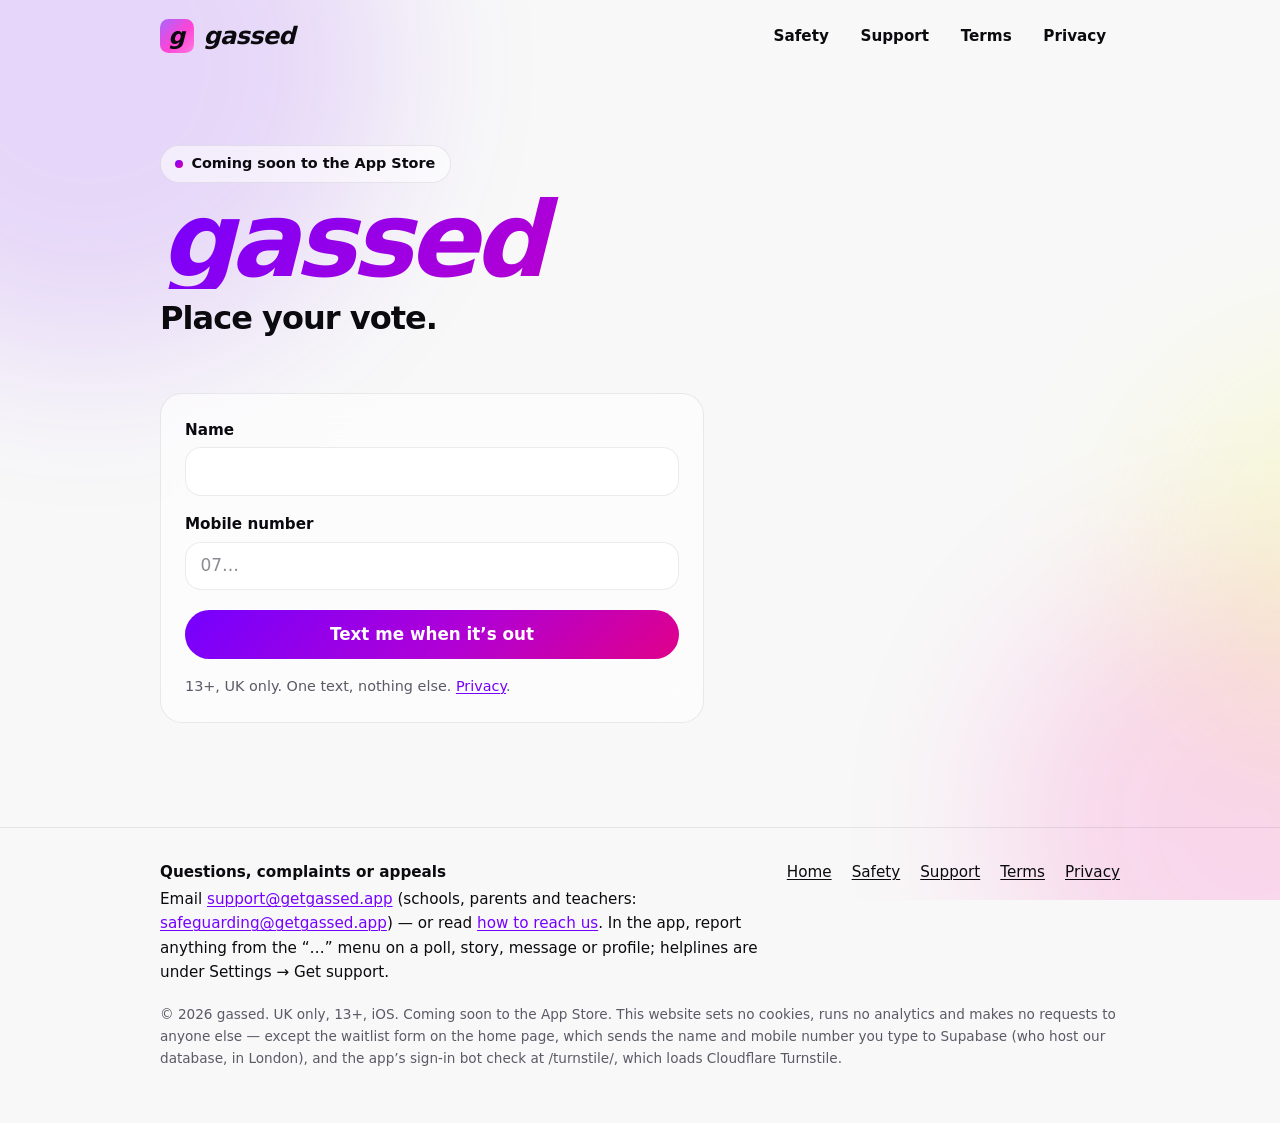
<file: index.html>
<!doctype html>
<html lang="en-GB">
<head>
<meta charset="utf-8">
<meta name="viewport" content="width=device-width, initial-scale=1">
<title>gassed</title>
<meta name="description" content="gassed, the positive-polls app for UK schools. Leave your number and we’ll text you the second it’s on the App Store.">
<meta name="color-scheme" content="dark light">
<meta name="theme-color" content="#161616" media="(prefers-color-scheme: dark)">
<meta name="theme-color" content="#f8f8f8" media="(prefers-color-scheme: light)">
<meta name="referrer" content="strict-origin-when-cross-origin">
<link rel="canonical" href="https://getgassed.app/">
<link rel="icon" href="/favicon.svg" type="image/svg+xml">
<link rel="stylesheet" href="/assets/site.css">
<meta property="og:site_name" content="gassed">
<meta property="og:type" content="website">
<meta property="og:title" content="gassed">
<meta property="og:description" content="gassed, the positive-polls app for UK schools. Leave your number and we’ll text you the second it’s on the App Store.">
<meta property="og:url" content="https://getgassed.app/">
</head>
<body class="">
<a class="skip" href="#main">Skip to content</a>
<div class="glow" aria-hidden="true"><i></i><i></i><i></i></div>
<header class="site-header">
  <div class="wrap">
    <a class="brand" href="/" aria-label="gassed home"><svg class="mark" viewBox="0 0 64 64" aria-hidden="true" focusable="false"><defs><linearGradient id="gm" x1="0" y1="0" x2="1" y2="1"><stop offset="0" stop-color="#A866FF"/><stop offset=".55" stop-color="#FF43D6"/><stop offset="1" stop-color="#FF7AE0"/></linearGradient></defs><rect width="64" height="64" rx="16" fill="url(#gm)"/><text x="31" y="47" font-family="system-ui,-apple-system,'Segoe UI',Roboto,Arial,sans-serif" font-weight="800" font-style="italic" font-size="44" fill="#0B0B0F" text-anchor="middle">g</text></svg><span>gassed</span></a>
    <nav class="site-nav" aria-label="Main"><a href="/safety/">Safety</a><a href="/support/">Support</a><a href="/terms/">Terms</a><a href="/privacy/">Privacy</a></nav>
  </div>
</header>
<main id="main" class="wrap">
<section class="hero">
  <span class="pill">Coming soon to the App Store</span>
  <h1 class="wordmark">gassed</h1>
  <p class="tagline">Place your vote.</p>
</section>
<section class="waitlist card" id="waitlist" aria-label="Get a text when gassed launches">
  <form id="waitlist-form" action="https://xosiwwqzzmgutvyiyqku.supabase.co/functions/v1/waitlist" method="post" novalidate>
    <div class="field">
      <label for="wl-name">Name</label>
      <input id="wl-name" name="name" type="text" autocomplete="name" required maxlength="60">
    </div>
    <div class="field">
      <label for="wl-phone">Mobile number</label>
      <input id="wl-phone" name="phone" type="tel" autocomplete="tel" inputmode="tel" required maxlength="20" placeholder="07…">
    </div>
    <div class="hp" aria-hidden="true">
      <label for="wl-website">Website</label>
      <input id="wl-website" name="website" type="text" tabindex="-1" autocomplete="off">
    </div>
    <button class="btn" type="submit">Text me when it’s out</button>
    <p class="status" id="waitlist-status" role="status" aria-live="polite"></p>
    <p class="small muted fine">13+, UK only. One text, nothing else. <a href="/privacy/#part-3-what-we-collect-why-and-for-how-long">Privacy</a>.</p>
  </form>
  <div class="done" id="waitlist-done" tabindex="-1" hidden>
    <h2>We’ll text you the second we’re on the App Store.</h2>
  </div>
</section>
</main>
<footer class="site-footer">
  <div class="wrap">
    <div class="contact">
      <strong>Questions, complaints or appeals</strong>
      Email <a href="mailto:support@getgassed.app">support@getgassed.app</a> (schools, parents and teachers: <a href="mailto:safeguarding@getgassed.app">safeguarding@getgassed.app</a>) — or read <a href="/support/">how to reach us</a>. In the app, report anything from the “…” menu on a poll, story, message or profile; helplines are under Settings → Get support.
    </div>
    <nav aria-label="Site">
      <a href="/">Home</a>
      <a href="/safety/">Safety</a>
      <a href="/support/">Support</a>
      <a href="/terms/">Terms</a>
      <a href="/privacy/">Privacy</a>
    </nav>
    <p class="legal">© 2026 gassed. UK only, 13+, iOS. Coming soon to the App Store. This website sets no cookies, runs no analytics and makes no requests to anyone else — except the waitlist form on the home page, which sends the name and mobile number you type to Supabase (who host our database, in London), and the app’s sign-in bot check at /turnstile/, which loads Cloudflare Turnstile.</p>
  </div>
</footer>
<script>
(function () {
  var form = document.getElementById('waitlist-form');
  var status = document.getElementById('waitlist-status');
  var done = document.getElementById('waitlist-done');
  var button = form.querySelector('button[type="submit"]');
  var messages = {
    invalid_name: 'Enter your name.',
    invalid_phone: 'Enter a UK mobile number, like 07123 456789.',
    too_many_attempts: 'Too many tries. Wait a minute, then try again.',
    server_error: 'Something went wrong. Try again in a moment.',
    offline: 'Couldn’t reach us. Check your connection and try again.'
  };
  // A UK mobile as +447xxxxxxxxx, or null. Same rule as the server.
  function ukMobile(value) {
    var digits = String(value || '').replace(/[\s().-]/g, '');
    if (digits.charAt(0) === '+') digits = digits.slice(1);
    else if (digits.indexOf('00') === 0) digits = digits.slice(2);
    if (!/^\d+$/.test(digits)) return null;
    if (/^07\d{9}$/.test(digits)) digits = '44' + digits.slice(1);
    else if (/^440\d{10}$/.test(digits)) digits = '44' + digits.slice(3);
    return /^447\d{9}$/.test(digits) ? '+' + digits : null;
  }
  function say(text, bad) {
    status.textContent = text;
    status.classList.toggle('bad', !!bad);
  }
  function finish() {
    form.hidden = true;
    done.hidden = false;
    done.focus();
  }
  // The no-JavaScript path posts the form and comes back here with a query string.
  var params = new URLSearchParams(location.search);
  if (params.get('joined') === '1') finish();
  else if (params.get('error')) say(messages[params.get('error')] || messages.server_error, true);
  if (params.has('joined') || params.has('error')) history.replaceState(null, '', location.pathname + '#waitlist');

  form.addEventListener('submit', function (event) {
    event.preventDefault();
    var name = form.elements.name.value.trim();
    var phone = ukMobile(form.elements.phone.value);
    if (!name) {
      say(messages.invalid_name, true);
      form.elements.name.focus();
      return;
    }
    if (!phone) {
      say(messages.invalid_phone, true);
      form.elements.phone.focus();
      return;
    }
    button.disabled = true;
    say('One sec…');
    fetch(form.action, {
      method: 'POST',
      headers: { 'Content-Type': 'application/json' },
      body: JSON.stringify({ name: name, phone: phone, website: form.elements.website.value })
    }).then(function (response) {
      return response.json().catch(function () { return {}; }).then(function (body) {
        if (response.ok) finish();
        else say(messages[body.error] || messages.server_error, true);
      });
    }).catch(function () {
      say(messages.offline, true);
    }).then(function () {
      button.disabled = false;
    });
  });
})();
</script>
</body>
</html>
</file>
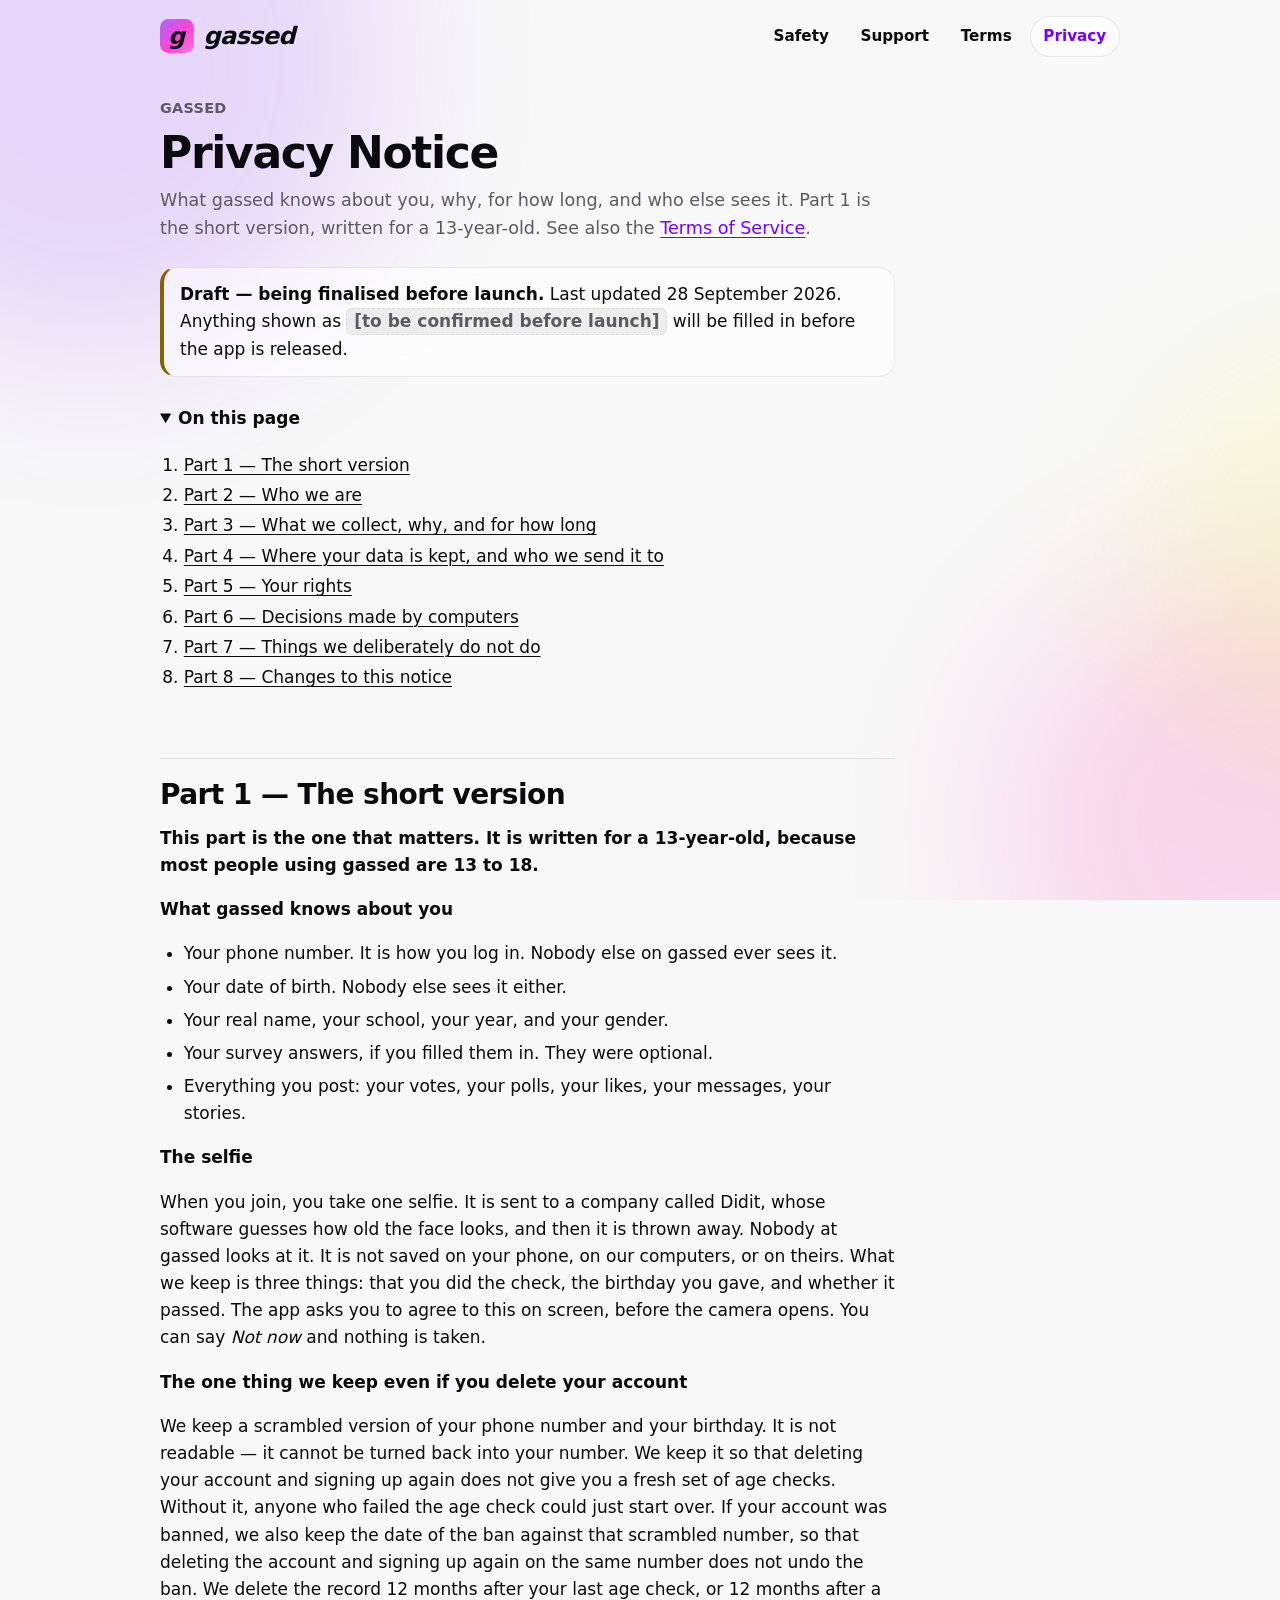
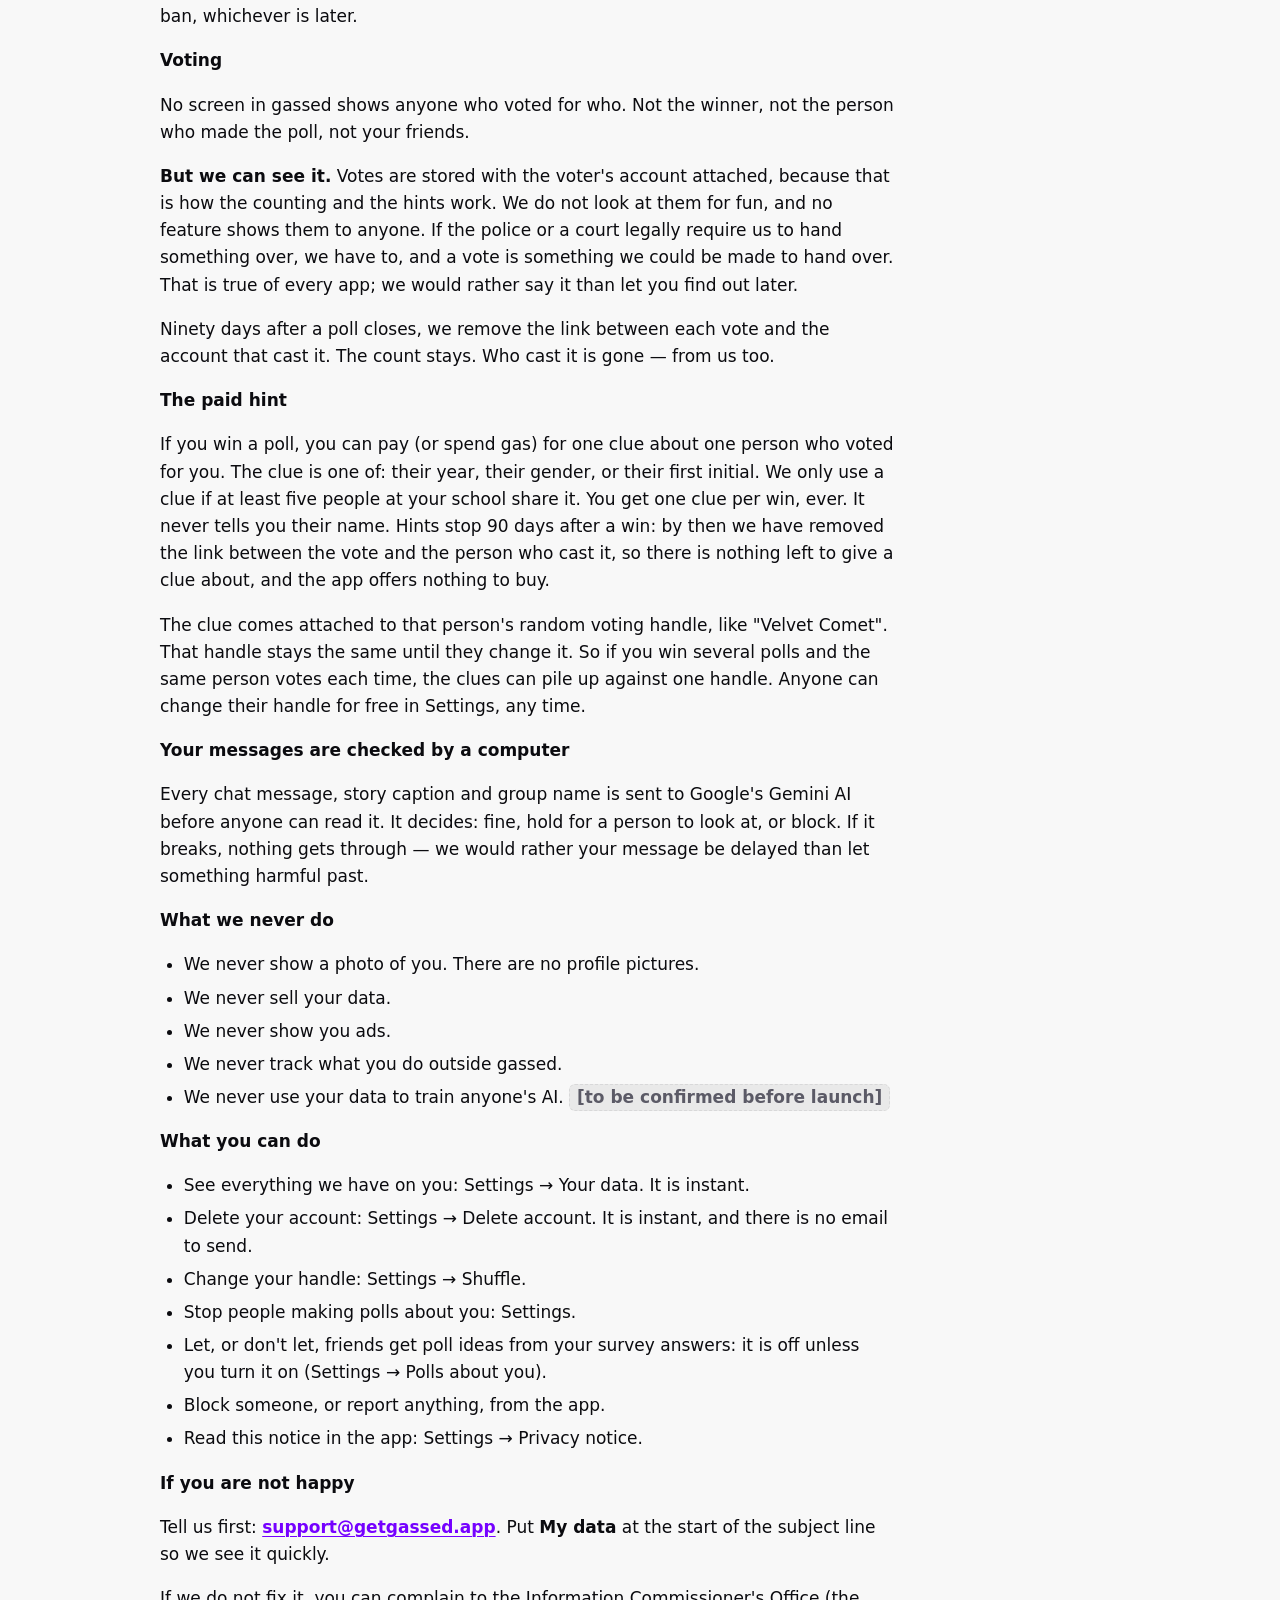
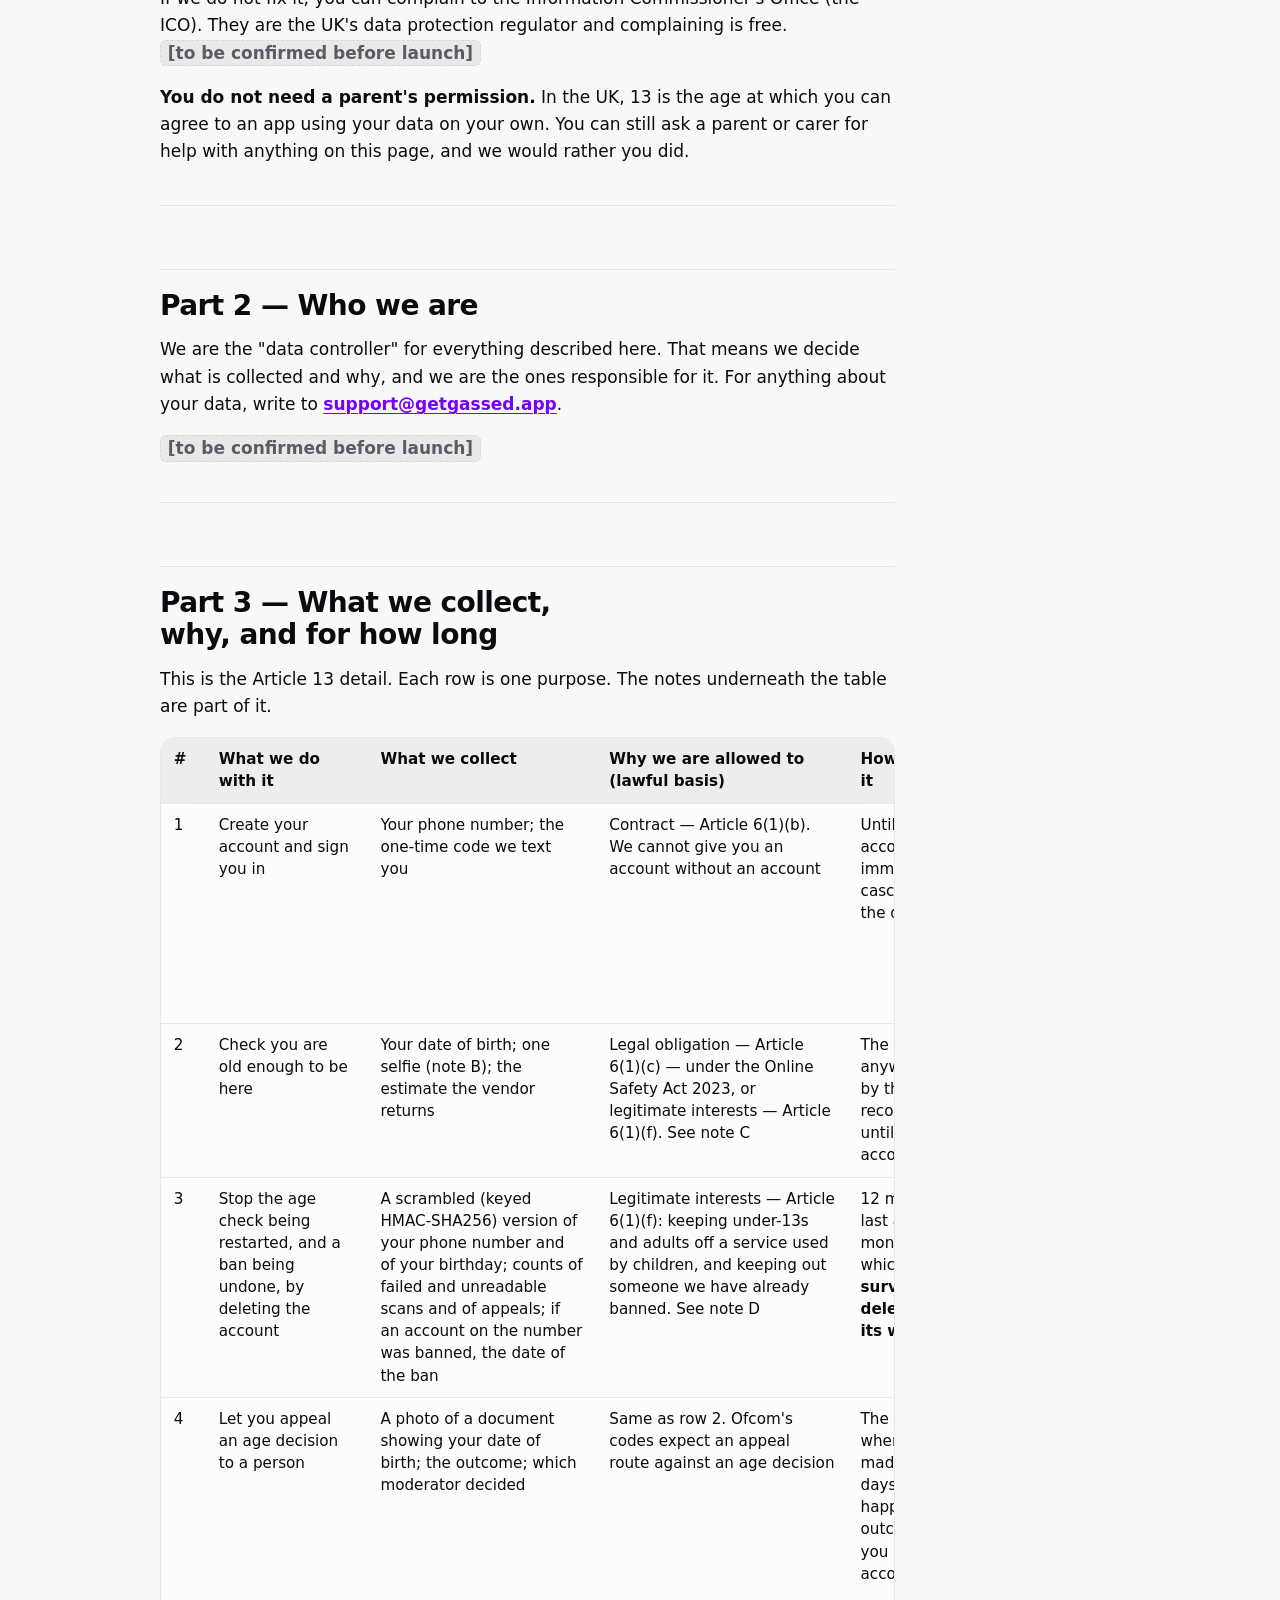
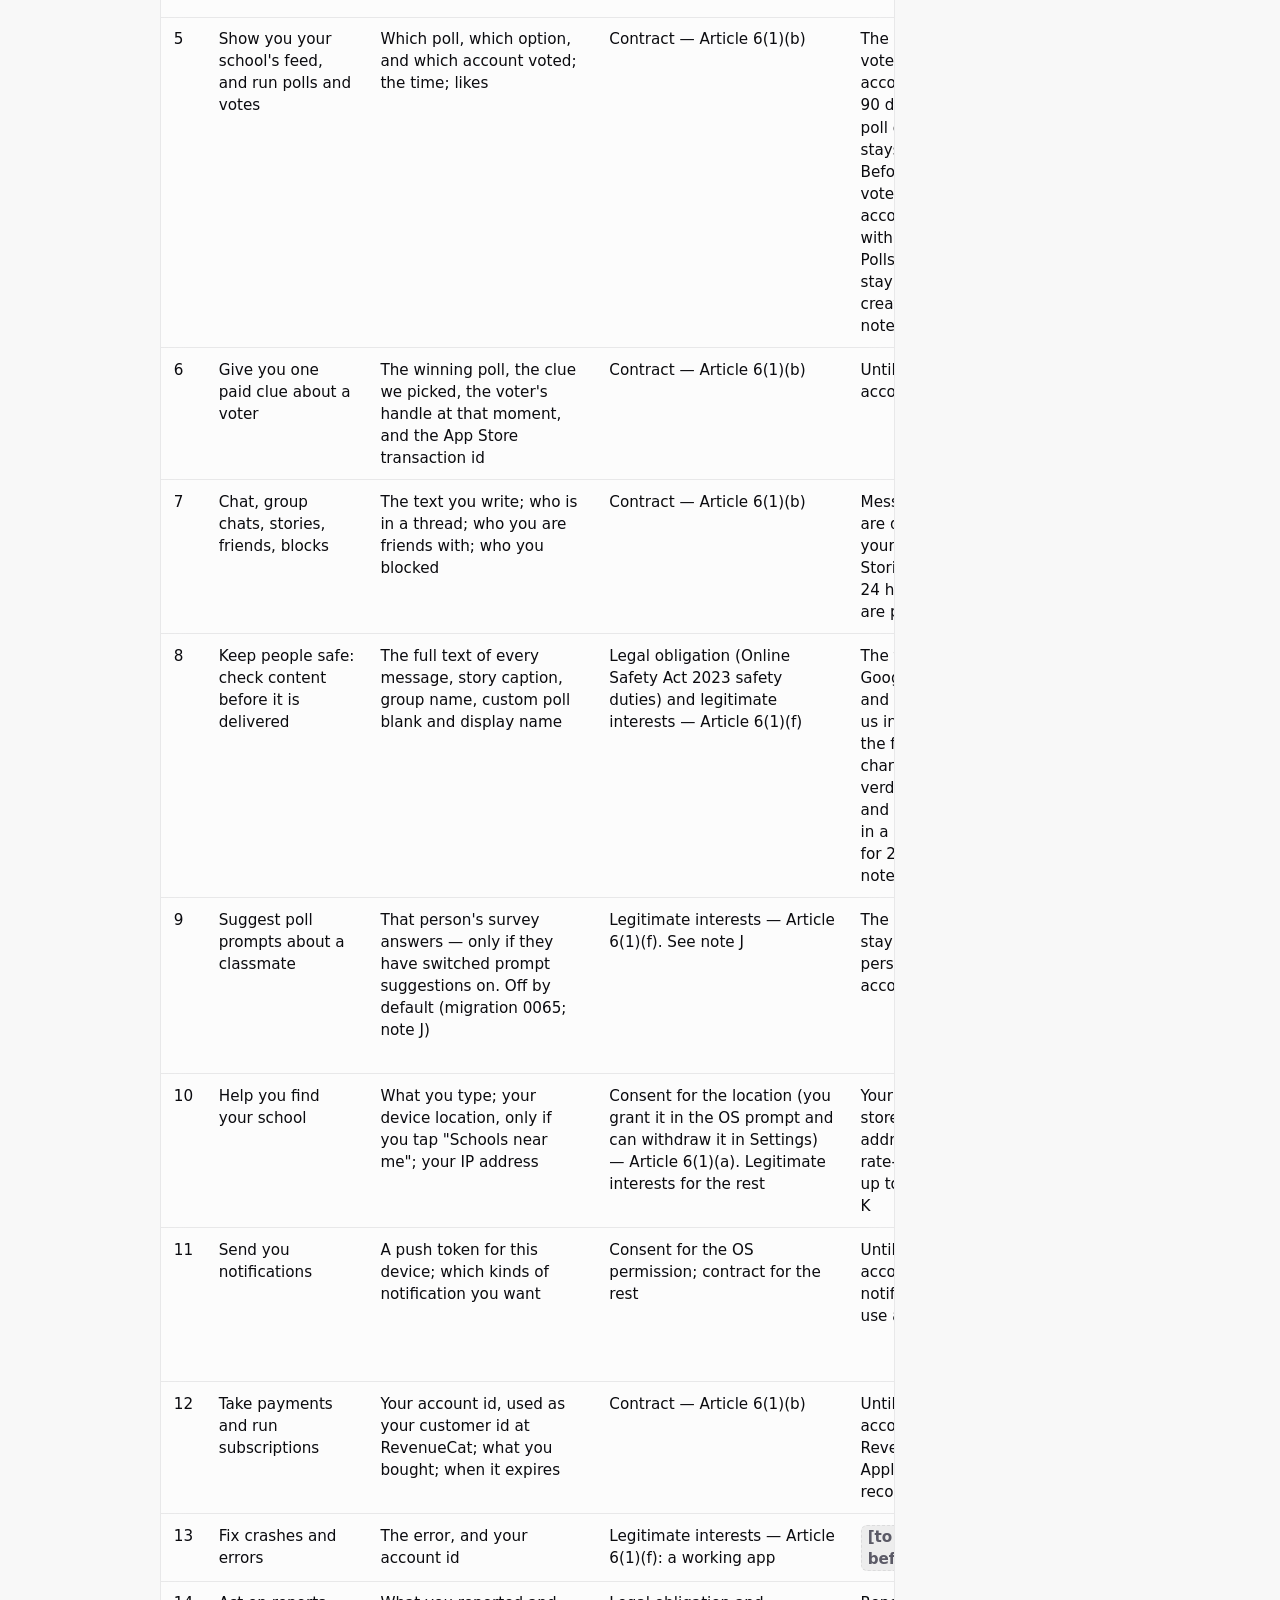
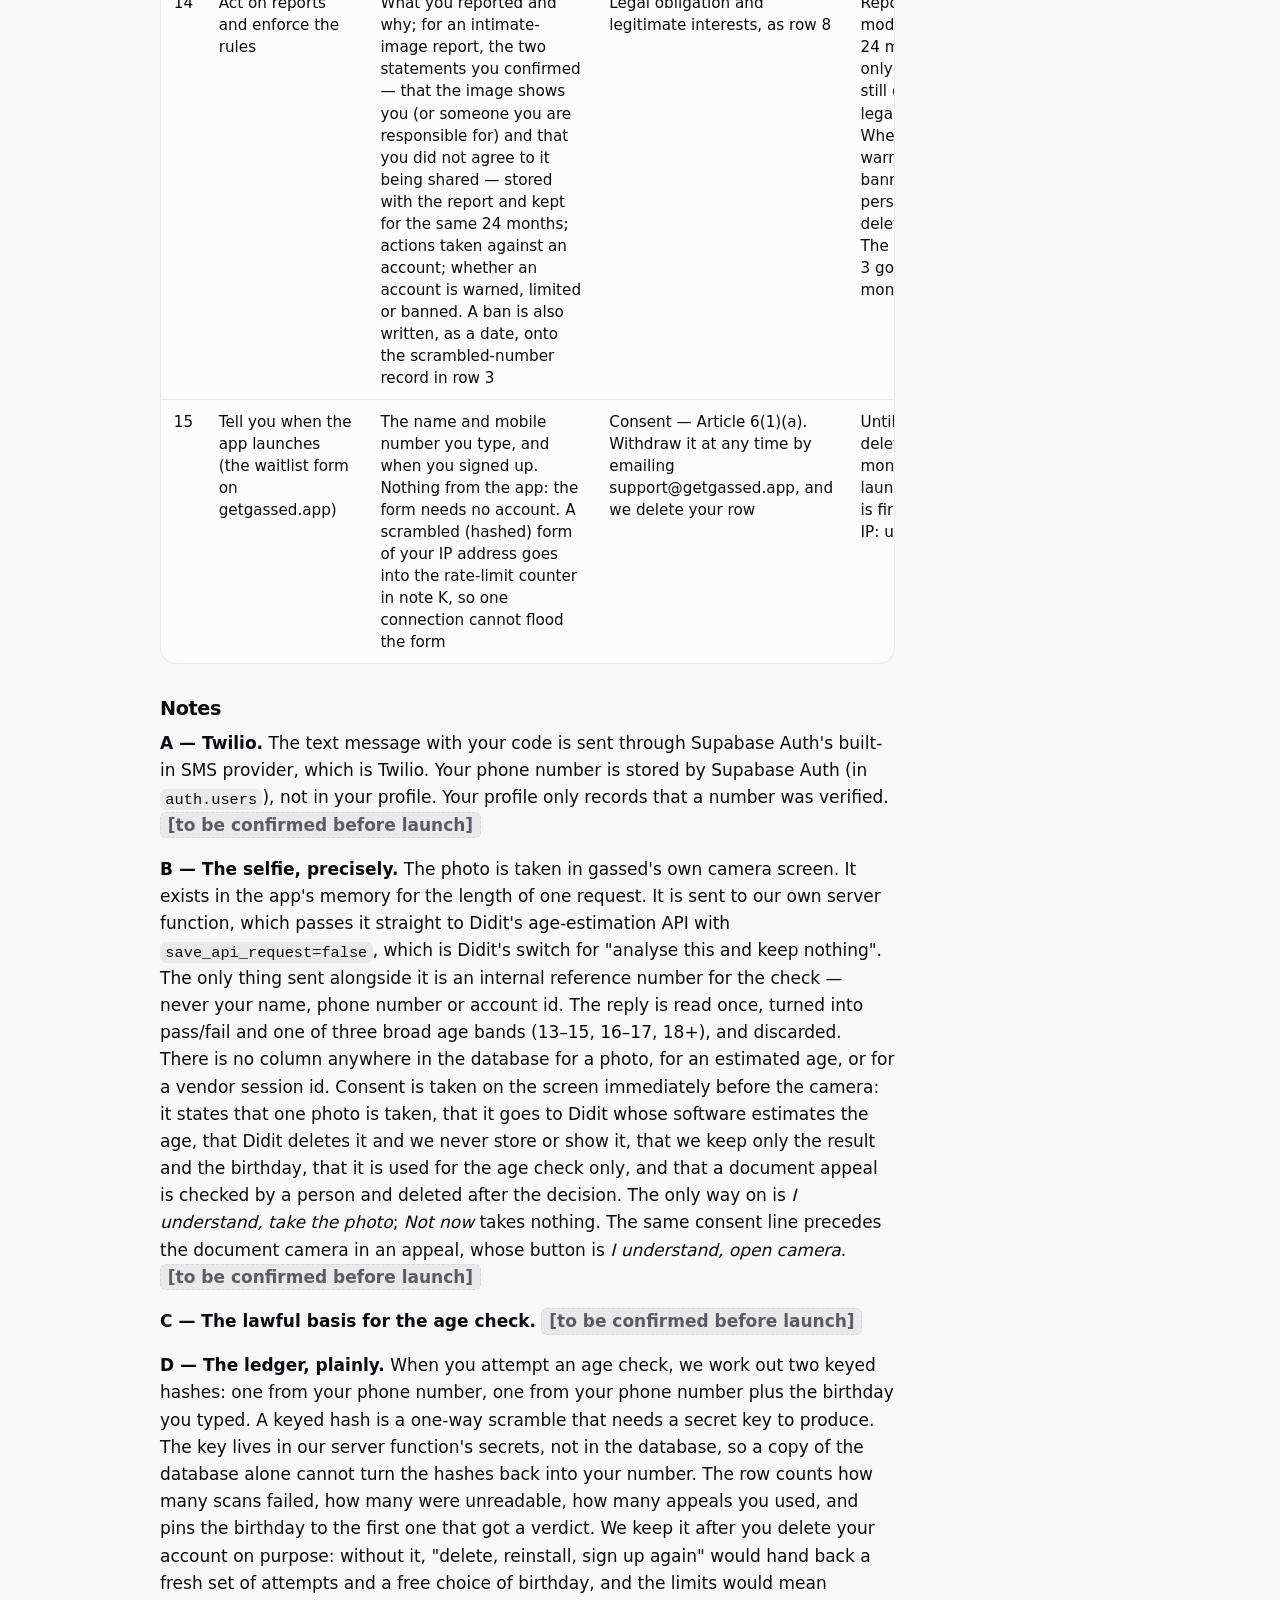
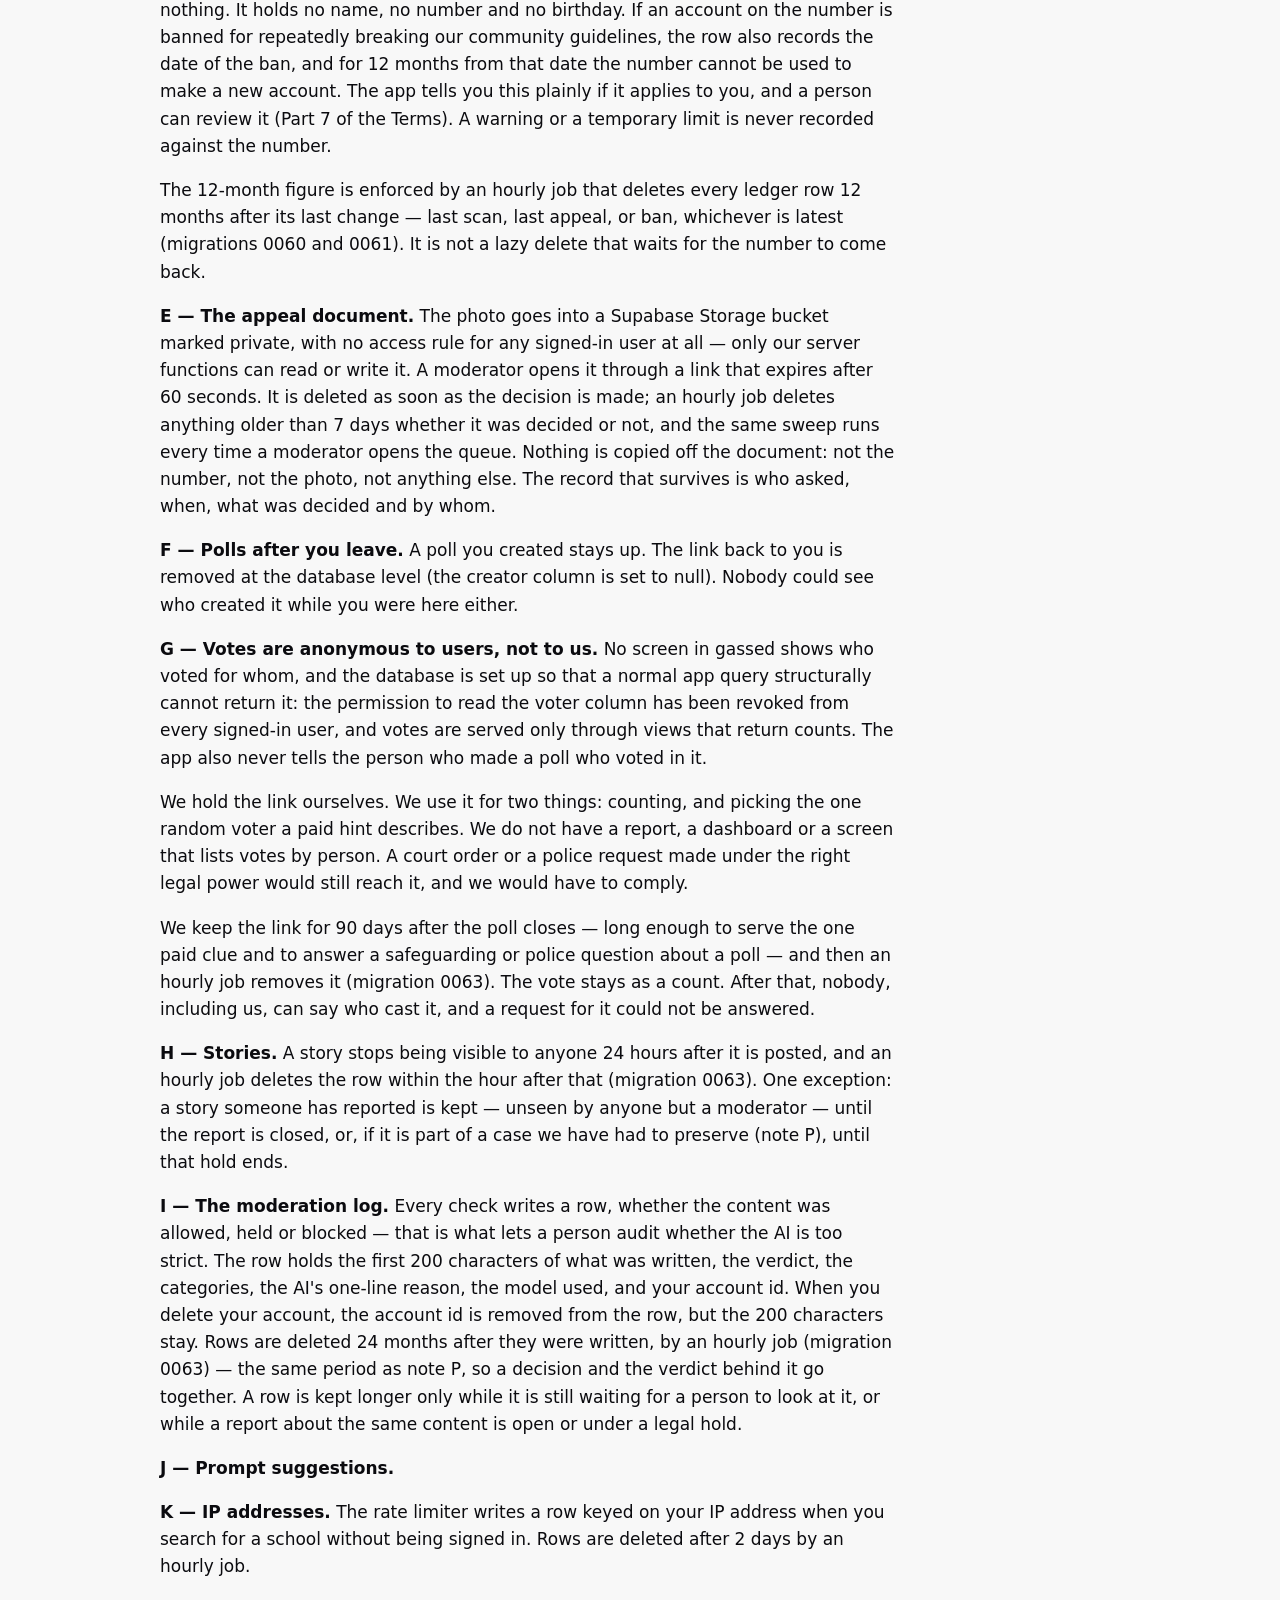
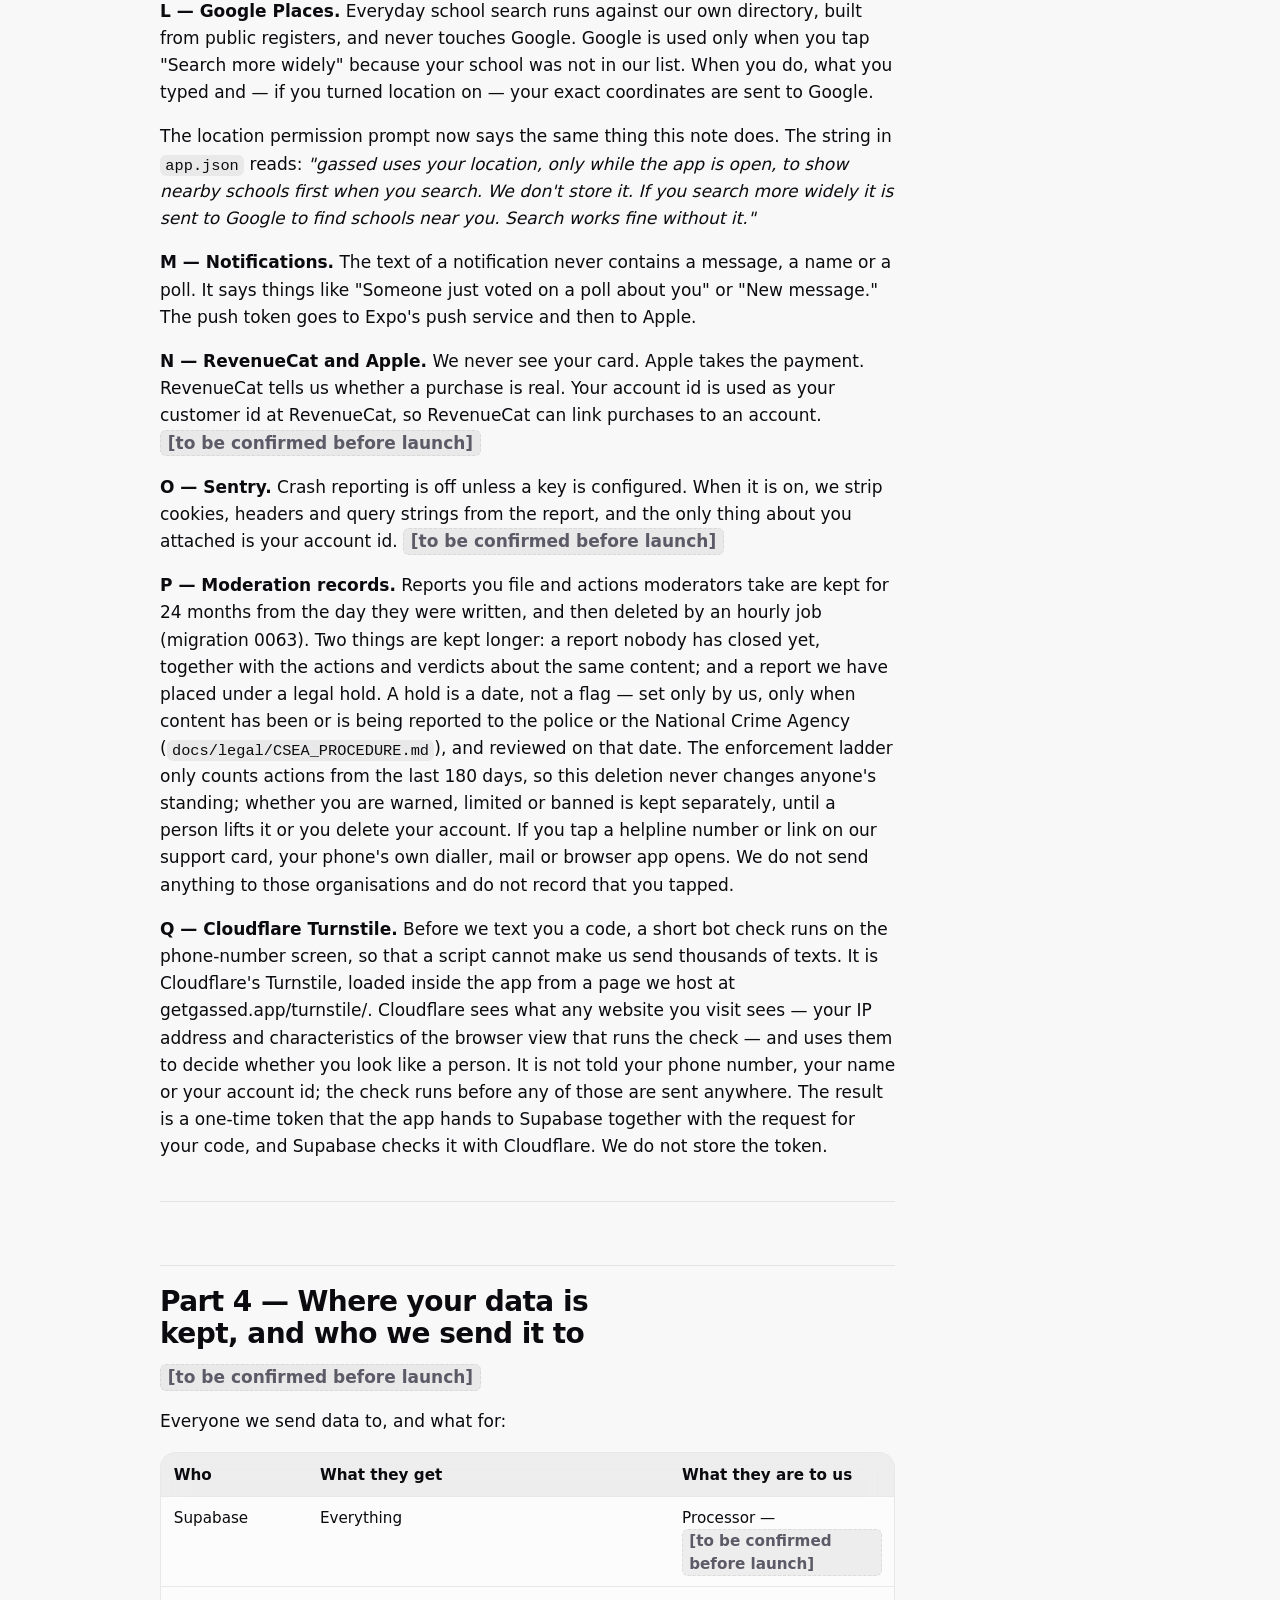
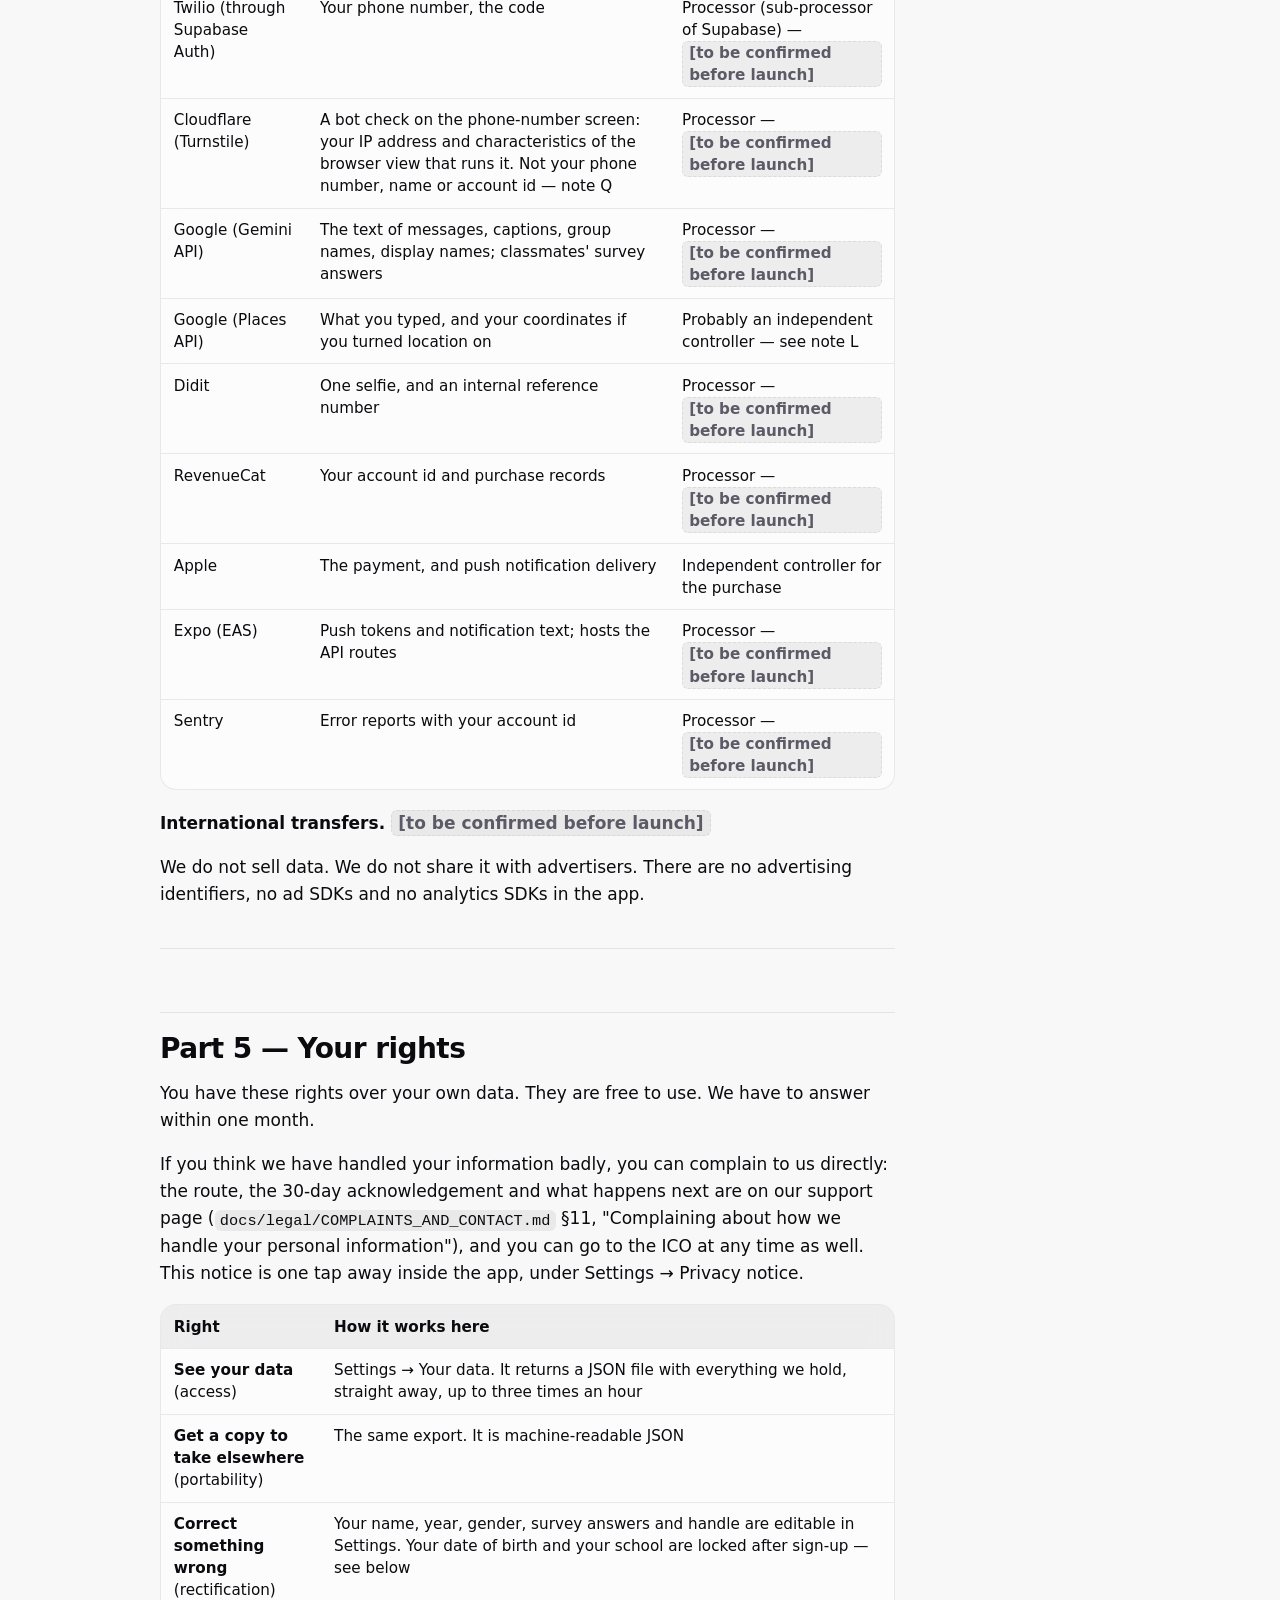
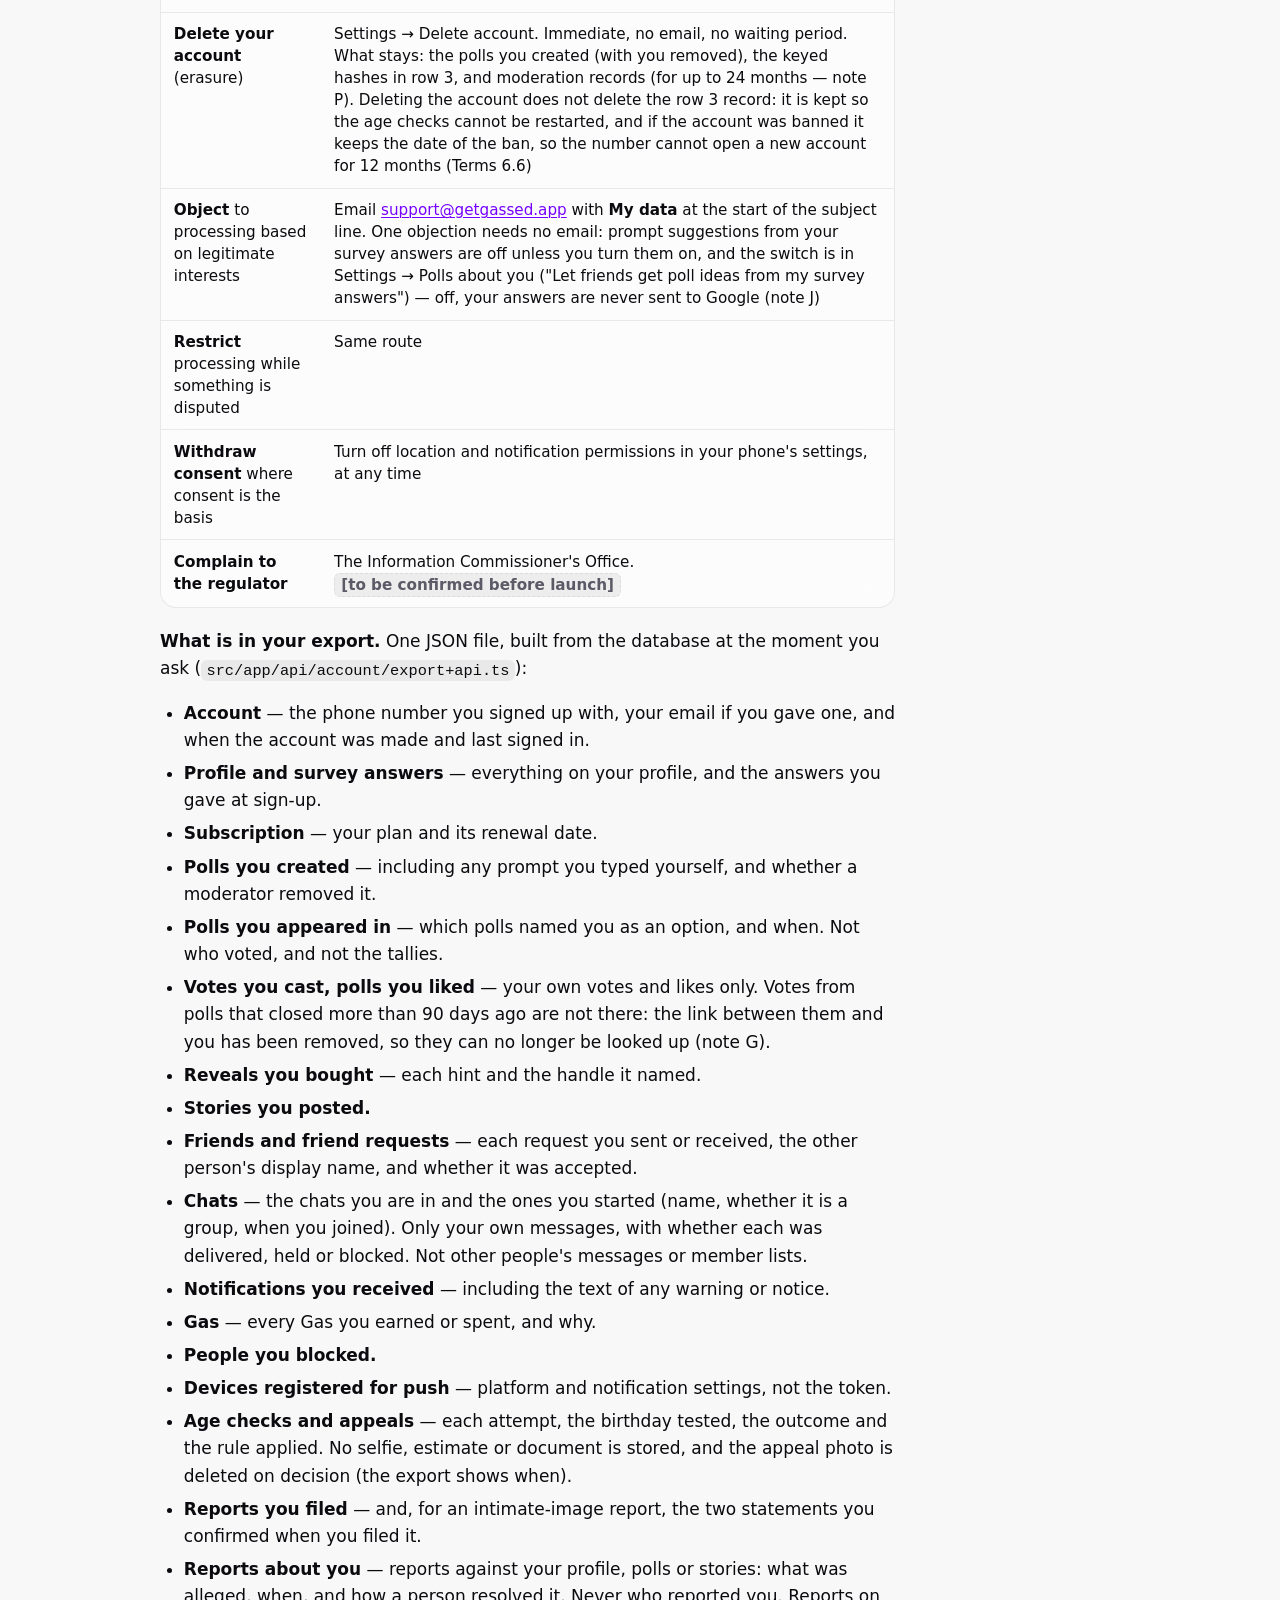
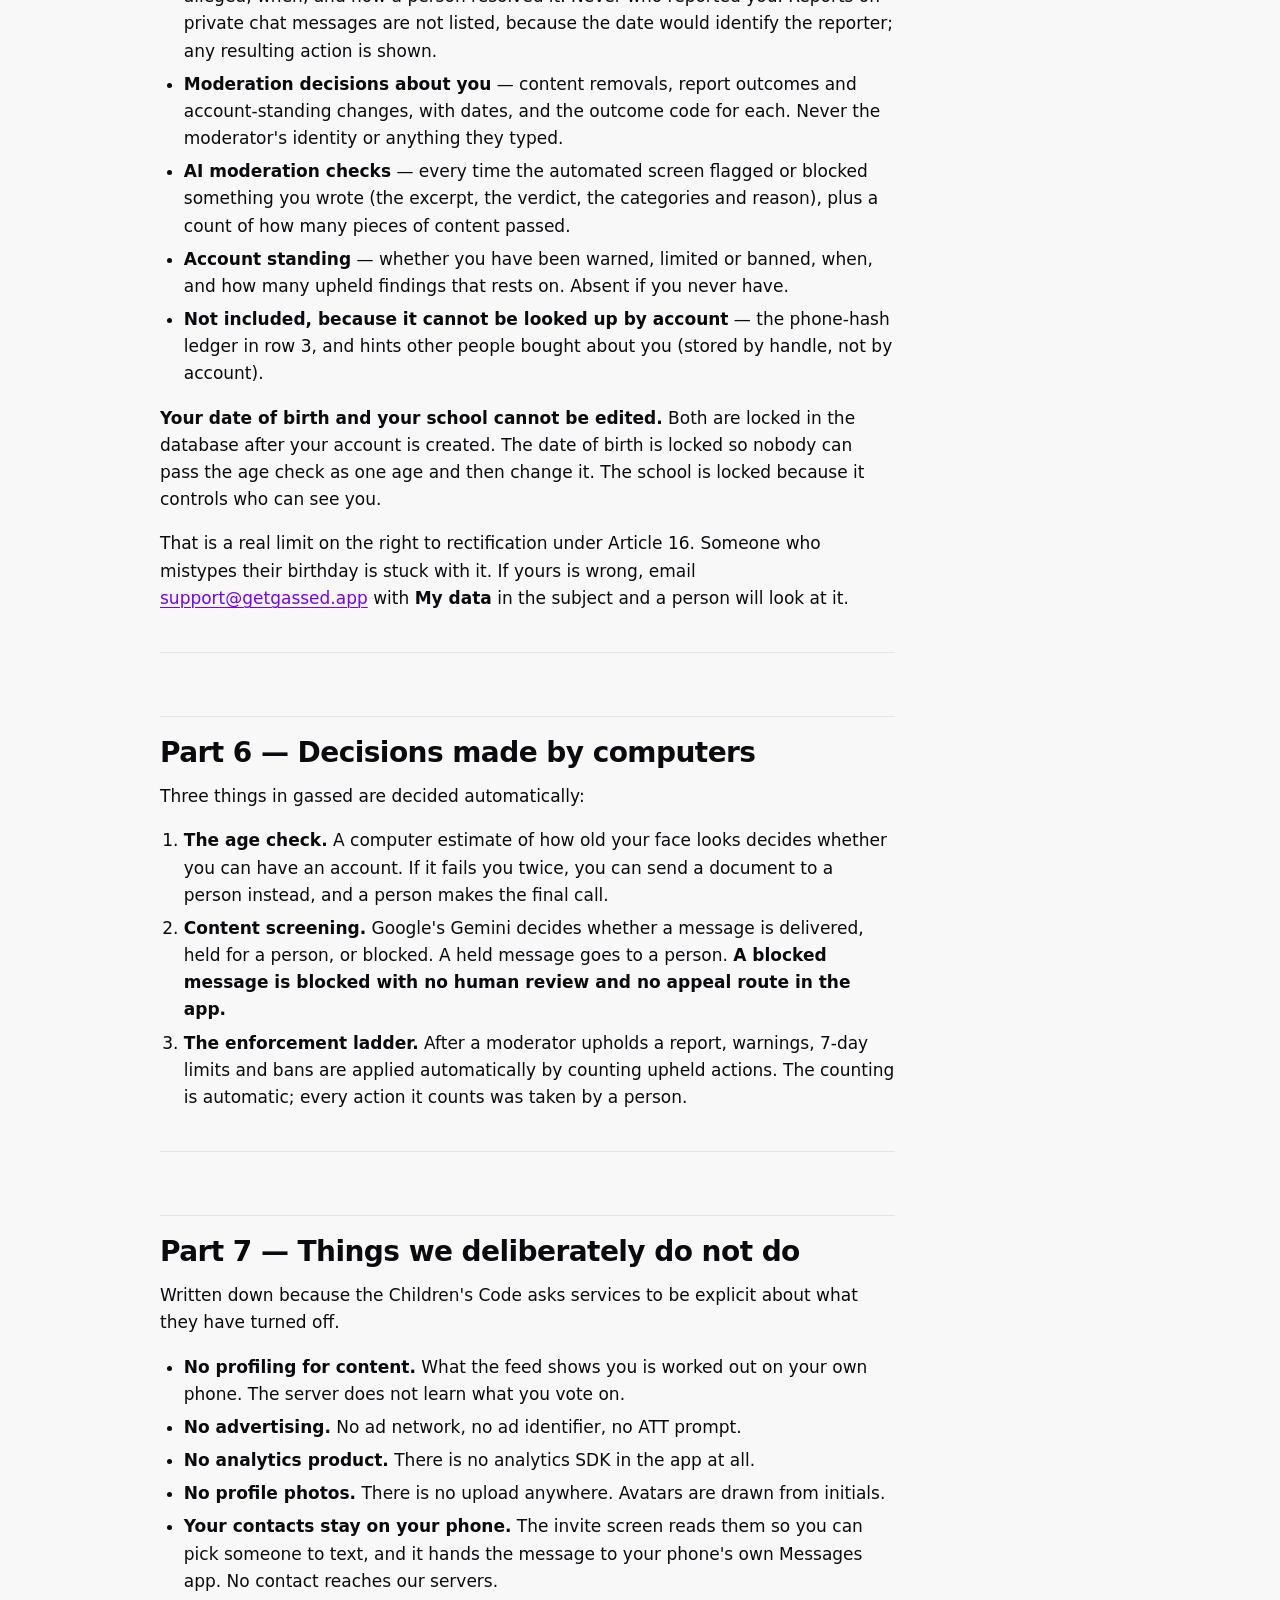
<file: privacy/index.html>
<!doctype html>
<html lang="en-GB">
<head>
<meta charset="utf-8">
<meta name="viewport" content="width=device-width, initial-scale=1">
<title>Privacy Notice — gassed</title>
<meta name="description" content="The gassed Privacy Notice: what we collect, the selfie age check, votes and hints, who we share data with, how long we keep it, and your rights.">
<meta name="color-scheme" content="dark light">
<meta name="theme-color" content="#161616" media="(prefers-color-scheme: dark)">
<meta name="theme-color" content="#f8f8f8" media="(prefers-color-scheme: light)">
<meta name="referrer" content="strict-origin-when-cross-origin">
<link rel="canonical" href="https://getgassed.app/privacy/">
<link rel="icon" href="/favicon.svg" type="image/svg+xml">
<link rel="stylesheet" href="/assets/site.css">
<meta property="og:site_name" content="gassed">
<meta property="og:type" content="website">
<meta property="og:title" content="Privacy Notice — gassed">
<meta property="og:description" content="The gassed Privacy Notice: what we collect, the selfie age check, votes and hints, who we share data with, how long we keep it, and your rights.">
<meta property="og:url" content="https://getgassed.app/privacy/">
</head>
<body class="">
<a class="skip" href="#main">Skip to content</a>
<div class="glow" aria-hidden="true"><i></i><i></i><i></i></div>
<header class="site-header">
  <div class="wrap">
    <a class="brand" href="/" aria-label="gassed home"><svg class="mark" viewBox="0 0 64 64" aria-hidden="true" focusable="false"><defs><linearGradient id="gm" x1="0" y1="0" x2="1" y2="1"><stop offset="0" stop-color="#A866FF"/><stop offset=".55" stop-color="#FF43D6"/><stop offset="1" stop-color="#FF7AE0"/></linearGradient></defs><rect width="64" height="64" rx="16" fill="url(#gm)"/><text x="31" y="47" font-family="system-ui,-apple-system,'Segoe UI',Roboto,Arial,sans-serif" font-weight="800" font-style="italic" font-size="44" fill="#0B0B0F" text-anchor="middle">g</text></svg><span>gassed</span></a>
    <nav class="site-nav" aria-label="Main"><a href="/safety/">Safety</a><a href="/support/">Support</a><a href="/terms/">Terms</a><a href="/privacy/" aria-current="page">Privacy</a></nav>
  </div>
</header>
<main id="main" class="wrap">
<div class="doc-head prose">
  <p class="eyebrow">gassed</p>
  <h1>Privacy Notice</h1>
  <p class="intro">What gassed knows about you, why, for how long, and who else sees it. Part 1 is the short version, written for a 13-year-old. See also the <a href="/terms/">Terms of Service</a>.</p>
</div>
<div class="banner" role="note"><p><strong>Draft — being finalised before launch.</strong> Last updated 28 September 2026. Anything shown as <span class="tbc">[to be confirmed before launch]</span> will be filled in before the app is released.</p></div>

<details class="toc" open>
<summary>On this page</summary>
<ol>
<li><a href="#part-1-the-short-version">Part 1 — The short version</a></li>
<li><a href="#part-2-who-we-are">Part 2 — Who we are</a></li>
<li><a href="#part-3-what-we-collect-why-and-for-how-long">Part 3 — What we collect, why, and for how long</a></li>
<li><a href="#part-4-where-your-data-is-kept-and-who-we-send-it-to">Part 4 — Where your data is kept, and who we send it to</a></li>
<li><a href="#part-5-your-rights">Part 5 — Your rights</a></li>
<li><a href="#part-6-decisions-made-by-computers">Part 6 — Decisions made by computers</a></li>
<li><a href="#part-7-things-we-deliberately-do-not-do">Part 7 — Things we deliberately do not do</a></li>
<li><a href="#part-8-changes-to-this-notice">Part 8 — Changes to this notice</a></li>
</ol>
</details>
<article class="doc prose">
<h2 id="part-1-the-short-version">Part 1 — The short version</h2>
<p><strong>This part is the one that matters. It is written for a 13-year-old, because
most people using gassed are 13 to 18.</strong></p>
<p><strong>What gassed knows about you</strong></p>
<ul>
<li>Your phone number. It is how you log in. Nobody else on gassed ever sees it.</li>
<li>Your date of birth. Nobody else sees it either.</li>
<li>Your real name, your school, your year, and your gender.</li>
<li>Your survey answers, if you filled them in. They were optional.</li>
<li>Everything you post: your votes, your polls, your likes, your messages, your
stories.</li>
</ul>
<p><strong>The selfie</strong></p>
<p>When you join, you take one selfie. It is sent to a company called Didit, whose
software guesses how old the face looks, and then it is thrown away. Nobody at
gassed looks at it. It is not saved on your phone, on our computers, or on
theirs. What we keep is three things: that you did the check, the birthday you
gave, and whether it passed. The app asks you to agree to this on screen, before
the camera opens. You can say <em>Not now</em> and nothing is taken.</p>
<p><strong>The one thing we keep even if you delete your account</strong></p>
<p>We keep a scrambled version of your phone number and your birthday. It is not
readable — it cannot be turned back into your number. We keep it so that
deleting your account and signing up again does not give you a fresh set of age
checks. Without it, anyone who failed the age check could just start over.
If your account was banned, we also keep the date of the ban against that
scrambled number, so that deleting the account and signing up again on the same
number does not undo the ban. We delete the record 12 months after your last age
check, or 12 months after a ban, whichever is later.</p>
<p><strong>Voting</strong></p>
<p>No screen in gassed shows anyone who voted for who. Not the winner, not the
person who made the poll, not your friends.</p>
<p><strong>But we can see it.</strong> Votes are stored with the voter&#39;s account attached,
because that is how the counting and the hints work. We do not look at them for
fun, and no feature shows them to anyone. If the police or a court legally
require us to hand something over, we have to, and a vote is something we could
be made to hand over. That is true of every app; we would rather say it than let
you find out later.</p>
<p>Ninety days after a poll closes, we remove the link between each vote and the
account that cast it. The count stays. Who cast it is gone — from us too.</p>
<p><strong>The paid hint</strong></p>
<p>If you win a poll, you can pay (or spend gas) for one clue about one person who
voted for you. The clue is one of: their year, their gender, or their first
initial. We only use a clue if at least five people at your school share it.
You get one clue per win, ever. It never tells you their name. Hints stop 90
days after a win: by then we have removed the link between the vote and the
person who cast it, so there is nothing left to give a clue about, and the app
offers nothing to buy.</p>
<p>The clue comes attached to that person&#39;s random voting handle, like &quot;Velvet
Comet&quot;. That handle stays the same until they change it. So if you win several
polls and the same person votes each time, the clues can pile up against one
handle. Anyone can change their handle for free in Settings, any time.</p>
<p><strong>Your messages are checked by a computer</strong></p>
<p>Every chat message, story caption and group name is sent to Google&#39;s Gemini AI
before anyone can read it. It decides: fine, hold for a person to look at, or
block. If it breaks, nothing gets through — we would rather your message be
delayed than let something harmful past.</p>
<p><strong>What we never do</strong></p>
<ul>
<li>We never show a photo of you. There are no profile pictures.</li>
<li>We never sell your data.</li>
<li>We never show you ads.</li>
<li>We never track what you do outside gassed.</li>
<li>We never use your data to train anyone&#39;s AI.
<span class="tbc">[to be confirmed before launch]</span></li>
</ul>
<p><strong>What you can do</strong></p>
<ul>
<li>See everything we have on you: Settings → Your data. It is instant.</li>
<li>Delete your account: Settings → Delete account. It is instant, and there is
no email to send.</li>
<li>Change your handle: Settings → Shuffle.</li>
<li>Stop people making polls about you: Settings.</li>
<li>Let, or don&#39;t let, friends get poll ideas from your survey answers: it is off
unless you turn it on (Settings → Polls about you).</li>
<li>Block someone, or report anything, from the app.</li>
<li>Read this notice in the app: Settings → Privacy notice.</li>
</ul>
<p><strong>If you are not happy</strong></p>
<p>Tell us first: <strong><a href="mailto:support@getgassed.app">support@getgassed.app</a></strong>. Put <strong>My data</strong> at the start of the
subject line so we see it quickly.</p>
<p>If we do not fix it, you can complain to the Information Commissioner&#39;s Office
(the ICO). They are the UK&#39;s data protection regulator and complaining is free.
<span class="tbc">[to be confirmed before launch]</span></p>
<p><strong>You do not need a parent&#39;s permission.</strong> In the UK, 13 is the age at which you
can agree to an app using your data on your own. You can still ask a parent or
carer for help with anything on this page, and we would rather you did.</p>
<hr>
<h2 id="part-2-who-we-are">Part 2 — Who we are</h2>
<p>We are the &quot;data controller&quot; for everything described here. That means we decide
what is collected and why, and we are the ones responsible for it. For
anything about your data, write to <strong><a href="mailto:support@getgassed.app">support@getgassed.app</a></strong>.</p>
<p><span class="tbc">[to be confirmed before launch]</span></p>
<hr>
<h2 id="part-3-what-we-collect-why-and-for-how-long">Part 3 — What we collect, why, and for how long</h2>
<p>This is the Article 13 detail. Each row is one purpose. The notes underneath the
table are part of it.</p>
<div class="table-wrap wide"><table>
<thead>
<tr>
<th>#</th>
<th>What we do with it</th>
<th>What we collect</th>
<th>Why we are allowed to (lawful basis)</th>
<th>How long we keep it</th>
<th>Who else sees it</th>
</tr>
</thead>
<tbody><tr>
<td>1</td>
<td>Create your account and sign you in</td>
<td>Your phone number; the one-time code we text you</td>
<td>Contract — Article 6(1)(b). We cannot give you an account without an account</td>
<td>Until you delete your account. Deletion is immediate and cascades through the database</td>
<td>Supabase (our hosting); Twilio (sends the text) — note A; Cloudflare (a bot check before the text is sent) — note Q</td>
</tr>
<tr>
<td>2</td>
<td>Check you are old enough to be here</td>
<td>Your date of birth; one selfie (note B); the estimate the vendor returns</td>
<td>Legal obligation — Article 6(1)(c) — under the Online Safety Act 2023, or legitimate interests — Article 6(1)(f). See note C</td>
<td>The selfie: not stored anywhere, by us or by the vendor. The record of the check: until you delete your account</td>
<td>Didit (estimates the age from the selfie); Supabase</td>
</tr>
<tr>
<td>3</td>
<td>Stop the age check being restarted, and a ban being undone, by deleting the account</td>
<td>A scrambled (keyed HMAC-SHA256) version of your phone number and of your birthday; counts of failed and unreadable scans and of appeals; if an account on the number was banned, the date of the ban</td>
<td>Legitimate interests — Article 6(1)(f): keeping under-13s and adults off a service used by children, and keeping out someone we have already banned. See note D</td>
<td>12 months after your last age check, or 12 months after a ban, whichever is later. <strong>It survives account deletion, which is its whole purpose</strong></td>
<td>Nobody. It stays in our database</td>
</tr>
<tr>
<td>4</td>
<td>Let you appeal an age decision to a person</td>
<td>A photo of a document showing your date of birth; the outcome; which moderator decided</td>
<td>Same as row 2. Ofcom&#39;s codes expect an appeal route against an age decision</td>
<td>The photo: deleted when the decision is made, and within 7 days whatever happens. The outcome row: until you delete your account</td>
<td>One of our moderators, through a link that works for 60 seconds. Supabase stores the file in a private bucket — note E</td>
</tr>
<tr>
<td>5</td>
<td>Show you your school&#39;s feed, and run polls and votes</td>
<td>Which poll, which option, and which account voted; the time; likes</td>
<td>Contract — Article 6(1)(b)</td>
<td>The link between a vote and your account is removed 90 days after the poll closes; the vote stays as a count. Before that, your votes go with your account. Likes go with your account. Polls you created stay up with the creator removed — notes F and G</td>
<td>Nobody sees who voted. We can, for 90 days — note G</td>
</tr>
<tr>
<td>6</td>
<td>Give you one paid clue about a voter</td>
<td>The winning poll, the clue we picked, the voter&#39;s handle at that moment, and the App Store transaction id</td>
<td>Contract — Article 6(1)(b)</td>
<td>Until you delete your account</td>
<td>RevenueCat and Apple see the purchase, not the clue</td>
</tr>
<tr>
<td>7</td>
<td>Chat, group chats, stories, friends, blocks</td>
<td>The text you write; who is in a thread; who you are friends with; who you blocked</td>
<td>Contract — Article 6(1)(b)</td>
<td>Messages you sent are deleted with your account. Stories are deleted 24 hours after they are posted — note H</td>
<td>The people you sent them to. Google (Gemini) checks the text first — row 8</td>
</tr>
<tr>
<td>8</td>
<td>Keep people safe: check content before it is delivered</td>
<td>The full text of every message, story caption, group name, custom poll blank and display name</td>
<td>Legal obligation (Online Safety Act 2023 safety duties) and legitimate interests — Article 6(1)(f)</td>
<td>The text is sent to Google for the check and is not stored by us in full. We store the first 200 characters, the verdict, the reason and your account id in a moderation log, for 24 months — note I</td>
<td>Google (Gemini); our moderators</td>
</tr>
<tr>
<td>9</td>
<td>Suggest poll prompts about a classmate</td>
<td>That person&#39;s survey answers — only if they have switched prompt suggestions on. Off by default (migration 0065; note J)</td>
<td>Legitimate interests — Article 6(1)(f). See note J</td>
<td>The survey answers stay until that person deletes their account</td>
<td>Google (Gemini). The classmate who asked never sees the answers, only the suggestions</td>
</tr>
<tr>
<td>10</td>
<td>Help you find your school</td>
<td>What you type; your device location, only if you tap &quot;Schools near me&quot;; your IP address</td>
<td>Consent for the location (you grant it in the OS prompt and can withdraw it in Settings) — Article 6(1)(a). Legitimate interests for the rest</td>
<td>Your location is not stored. Your IP address sits in a rate-limit counter for up to 2 days — note K</td>
<td>Google Places, but only if you tap &quot;Search more widely&quot; — note L</td>
</tr>
<tr>
<td>11</td>
<td>Send you notifications</td>
<td>A push token for this device; which kinds of notification you want</td>
<td>Consent for the OS permission; contract for the rest</td>
<td>Until you delete the account, turn notifications off, or use a 21st device</td>
<td>Expo&#39;s push service, then Apple&#39;s push service. The text is generic — note M</td>
</tr>
<tr>
<td>12</td>
<td>Take payments and run subscriptions</td>
<td>Your account id, used as your customer id at RevenueCat; what you bought; when it expires</td>
<td>Contract — Article 6(1)(b)</td>
<td>Until you delete your account. RevenueCat and Apple keep their own records — note N</td>
<td>RevenueCat; Apple</td>
</tr>
<tr>
<td>13</td>
<td>Fix crashes and errors</td>
<td>The error, and your account id</td>
<td>Legitimate interests — Article 6(1)(f): a working app</td>
<td><span class="tbc">[to be confirmed before launch]</span></td>
<td>Sentry — note O</td>
</tr>
<tr>
<td>14</td>
<td>Act on reports and enforce the rules</td>
<td>What you reported and why; for an intimate-image report, the two statements you confirmed — that the image shows you (or someone you are responsible for) and that you did not agree to it being shared — stored with the report and kept for the same 24 months; actions taken against an account; whether an account is warned, limited or banned. A ban is also written, as a date, onto the scrambled-number record in row 3</td>
<td>Legal obligation and legitimate interests, as row 8</td>
<td>Reports and moderators&#39; actions: 24 months, longer only while a report is still open or under a legal hold — note P. Whether you are warned, limited or banned: until a person lifts it or you delete your account. The ban date in row 3 goes after 12 months</td>
<td>Our moderators</td>
</tr>
<tr>
<td>15</td>
<td>Tell you when the app launches (the waitlist form on getgassed.app)</td>
<td>The name and mobile number you type, and when you signed up. Nothing from the app: the form needs no account. A scrambled (hashed) form of your IP address goes into the rate-limit counter in note K, so one connection cannot flood the form</td>
<td>Consent — Article 6(1)(a). Withdraw it at any time by emailing support@getgassed.app, and we delete your row</td>
<td>Until you ask us to delete it, or 12 months after the app launches, whichever is first. The hashed IP: up to 2 days</td>
<td>Supabase (our hosting); Twilio, to send the one text</td>
</tr>
</tbody></table></div>
<h3 id="notes">Notes</h3>
<p><strong>A — Twilio.</strong> The text message with your code is sent through Supabase Auth&#39;s
built-in SMS provider, which is Twilio. Your phone number is stored by Supabase
Auth (in <code>auth.users</code>), not in your profile. Your profile only records that a
number was verified. <span class="tbc">[to be confirmed before launch]</span></p>
<p><strong>B — The selfie, precisely.</strong> The photo is taken in gassed&#39;s own camera screen.
It exists in the app&#39;s memory for the length of one request. It is sent to our
own server function, which passes it straight to Didit&#39;s age-estimation API with
<code>save_api_request=false</code>, which is Didit&#39;s switch for &quot;analyse this and keep
nothing&quot;. The only thing sent alongside it is an internal reference number for
the check — never your name, phone number or account id. The reply is read once,
turned into pass/fail and one of three broad age bands (13–15, 16–17, 18+), and
discarded. There is no column anywhere in the database for a photo, for an
estimated age, or for a vendor session id. Consent is taken on the screen
immediately before the camera: it states that one photo is taken, that it goes
to Didit whose software estimates the age, that Didit deletes it and we never
store or show it, that we keep only the result and the birthday, that it is used
for the age check only, and that a document appeal is checked by a person and
deleted after the decision. The only way on is <em>I understand, take the photo</em>;
<em>Not now</em> takes nothing. The same consent line precedes the document camera in
an appeal, whose button is <em>I understand, open camera</em>. <span class="tbc">[to be confirmed before launch]</span></p>
<p><strong>C — The lawful basis for the age check.</strong> <span class="tbc">[to be confirmed before launch]</span></p>
<p><strong>D — The ledger, plainly.</strong> When you attempt an age check, we work out two
keyed hashes: one from your phone number, one from your phone number plus the
birthday you typed. A keyed hash is a one-way scramble that needs a secret key
to produce. The key lives in our server function&#39;s secrets, not in the database,
so a copy of the database alone cannot turn the hashes back into your number.
The row counts how many scans failed, how many were unreadable, how many appeals
you used, and pins the birthday to the first one that got a verdict. We keep it
after you delete your account on purpose: without it, &quot;delete, reinstall, sign
up again&quot; would hand back a fresh set of attempts and a free choice of birthday,
and the limits would mean nothing. It holds no name, no number and no birthday.
If an account on the number is banned for repeatedly breaking our community
guidelines, the row also records the date of the ban, and for 12 months from
that date the number cannot be used to make a new account. The app tells you
this plainly if it applies to you, and a person can review it (Part 7 of the
Terms). A warning or a temporary limit is never recorded against the number.</p>
<p>The 12-month figure is enforced by an hourly job that deletes every ledger row
12 months after its last change — last scan, last appeal, or ban, whichever is
latest (migrations 0060 and 0061). It is not a lazy delete that waits for the
number to come back.</p>
<p><strong>E — The appeal document.</strong> The photo goes into a Supabase Storage bucket
marked private, with no access rule for any signed-in user at all — only our
server functions can read or write it. A moderator opens it through a link that
expires after 60 seconds. It is deleted as soon as the decision is made; an
hourly job deletes anything older than 7 days whether it was decided or not, and
the same sweep runs every time a moderator opens the queue. Nothing is copied
off the document: not the number, not the photo, not anything else. The record
that survives is who asked, when, what was decided and by whom.</p>
<p><strong>F — Polls after you leave.</strong> A poll you created stays up. The link back to you
is removed at the database level (the creator column is set to null). Nobody
could see who created it while you were here either.</p>
<p><strong>G — Votes are anonymous to users, not to us.</strong> No screen in gassed shows who
voted for whom, and the database is set up so that a normal app query
structurally cannot return it: the permission to read the voter column has been
revoked from every signed-in user, and votes are served only through views that
return counts. The app also never tells the person who made a poll who voted in
it.</p>
<p>We hold the link ourselves. We use it for two things: counting, and picking the
one random voter a paid hint describes. We do not have a report, a dashboard or
a screen that lists votes by person. A court order or a police request made
under the right legal power would still reach it, and we would have to comply.</p>
<p>We keep the link for 90 days after the poll closes — long enough to serve the
one paid clue and to answer a safeguarding or police question about a poll —
and then an hourly job removes it (migration 0063). The vote stays as a count.
After that, nobody, including us, can say who cast it, and a request for it
could not be answered.</p>
<p><strong>H — Stories.</strong> A story stops being visible to anyone 24 hours after it is
posted, and an hourly job deletes the row within the hour after that
(migration 0063). One exception: a story someone has reported is kept — unseen
by anyone but a moderator — until the report is closed, or, if it is part of a
case we have had to preserve (note P), until that hold ends.</p>
<p><strong>I — The moderation log.</strong> Every check writes a row, whether the content was
allowed, held or blocked — that is what lets a person audit whether the AI is
too strict. The row holds the first 200 characters of what was written, the
verdict, the categories, the AI&#39;s one-line reason, the model used, and your
account id. When you delete your account, the account id is removed from the
row, but the 200 characters stay. Rows are deleted 24 months after they were
written, by an hourly job (migration 0063) — the same period as note P, so a
decision and the verdict behind it go together. A row is kept longer only
while it is still waiting for a person to look at it, or while a report about
the same content is open or under a legal hold.</p>
<p><strong>J — Prompt suggestions.</strong></p>
<p><strong>K — IP addresses.</strong> The rate limiter writes a row keyed on your IP address
when you search for a school without being signed in. Rows are deleted after
2 days by an hourly job.</p>
<p><strong>L — Google Places.</strong> Everyday school search runs against our own directory,
built from public registers, and never touches Google. Google is used only when
you tap &quot;Search more widely&quot; because your school was not in our list. When you
do, what you typed and — if you turned location on — your exact coordinates are
sent to Google.</p>
<p>The location permission prompt now says the same thing this note does. The
string in <code>app.json</code> reads: <em>&quot;gassed uses your location, only while the app is
open, to show nearby schools first when you search. We don&#39;t store it. If you
search more widely it is sent to Google to find schools near you. Search works
fine without it.&quot;</em></p>
<p><strong>M — Notifications.</strong> The text of a notification never contains a message, a
name or a poll. It says things like &quot;Someone just voted on a poll about you&quot; or
&quot;New message.&quot; The push token goes to Expo&#39;s push service and then to Apple.</p>
<p><strong>N — RevenueCat and Apple.</strong> We never see your card. Apple takes the payment.
RevenueCat tells us whether a purchase is real. Your account id is used as your
customer id at RevenueCat, so RevenueCat can link purchases to an account.
<span class="tbc">[to be confirmed before launch]</span></p>
<p><strong>O — Sentry.</strong> Crash reporting is off unless a key is configured. When it is
on, we strip cookies, headers and query strings from the report, and the only
thing about you attached is your account id. <span class="tbc">[to be confirmed before launch]</span></p>
<p><strong>P — Moderation records.</strong> Reports you file and actions moderators take are
kept for 24 months from the day they were written, and then deleted by an
hourly job (migration 0063). Two things are kept longer: a report nobody has
closed yet, together with the actions and verdicts about the same content; and
a report we have placed under a legal hold. A hold is a date, not a flag — set
only by us, only when content has been or is being reported to the police or
the National Crime Agency (<code>docs/legal/CSEA_PROCEDURE.md</code>), and reviewed on
that date. The enforcement ladder only counts actions from the last 180 days,
so this deletion never changes anyone&#39;s standing; whether you are warned,
limited or banned is kept separately, until a person lifts it or you delete
your account. If you tap a helpline number or link on our support card, your
phone&#39;s own dialler, mail or browser app opens. We do not send anything to
those organisations and do not record that you tapped.</p>
<p><strong>Q — Cloudflare Turnstile.</strong> Before we text you a code, a short bot check
runs on the phone-number screen, so that a script cannot make us send
thousands of texts. It is Cloudflare&#39;s Turnstile, loaded inside the app from
a page we host at getgassed.app/turnstile/. Cloudflare sees what any website
you visit sees — your IP address and characteristics of the browser view that
runs the check — and uses them to decide whether you look like a person. It
is not told your phone number, your name or your account id; the check runs
before any of those are sent anywhere. The result is a one-time token that
the app hands to Supabase together with the request for your code, and
Supabase checks it with Cloudflare. We do not store the token.</p>
<hr>
<h2 id="part-4-where-your-data-is-kept-and-who-we-send-it-to">Part 4 — Where your data is kept, and who we send it to</h2>
<p><span class="tbc">[to be confirmed before launch]</span></p>
<p>Everyone we send data to, and what for:</p>
<div class="table-wrap"><table>
<thead>
<tr>
<th>Who</th>
<th>What they get</th>
<th>What they are to us</th>
</tr>
</thead>
<tbody><tr>
<td>Supabase</td>
<td>Everything</td>
<td>Processor — <span class="tbc">[to be confirmed before launch]</span></td>
</tr>
<tr>
<td>Twilio (through Supabase Auth)</td>
<td>Your phone number, the code</td>
<td>Processor (sub-processor of Supabase) — <span class="tbc">[to be confirmed before launch]</span></td>
</tr>
<tr>
<td>Cloudflare (Turnstile)</td>
<td>A bot check on the phone-number screen: your IP address and characteristics of the browser view that runs it. Not your phone number, name or account id — note Q</td>
<td>Processor — <span class="tbc">[to be confirmed before launch]</span></td>
</tr>
<tr>
<td>Google (Gemini API)</td>
<td>The text of messages, captions, group names, display names; classmates&#39; survey answers</td>
<td>Processor — <span class="tbc">[to be confirmed before launch]</span></td>
</tr>
<tr>
<td>Google (Places API)</td>
<td>What you typed, and your coordinates if you turned location on</td>
<td>Probably an independent controller — see note L</td>
</tr>
<tr>
<td>Didit</td>
<td>One selfie, and an internal reference number</td>
<td>Processor — <span class="tbc">[to be confirmed before launch]</span></td>
</tr>
<tr>
<td>RevenueCat</td>
<td>Your account id and purchase records</td>
<td>Processor — <span class="tbc">[to be confirmed before launch]</span></td>
</tr>
<tr>
<td>Apple</td>
<td>The payment, and push notification delivery</td>
<td>Independent controller for the purchase</td>
</tr>
<tr>
<td>Expo (EAS)</td>
<td>Push tokens and notification text; hosts the API routes</td>
<td>Processor — <span class="tbc">[to be confirmed before launch]</span></td>
</tr>
<tr>
<td>Sentry</td>
<td>Error reports with your account id</td>
<td>Processor — <span class="tbc">[to be confirmed before launch]</span></td>
</tr>
</tbody></table></div>
<p><strong>International transfers.</strong> <span class="tbc">[to be confirmed before launch]</span></p>
<p>We do not sell data. We do not share it with advertisers. There are no
advertising identifiers, no ad SDKs and no analytics SDKs in the app.</p>
<hr>
<h2 id="part-5-your-rights">Part 5 — Your rights</h2>
<p>You have these rights over your own data. They are free to use. We have to
answer within one month.</p>
<p>If you think we have handled your information badly, you can complain to us
directly: the route, the 30-day acknowledgement and what happens next are on
our support page (<code>docs/legal/COMPLAINTS_AND_CONTACT.md</code> §11, &quot;Complaining
about how we handle your personal information&quot;), and you can go to the ICO at
any time as well. This notice is one tap away inside the app, under Settings →
Privacy notice.</p>
<div class="table-wrap"><table>
<thead>
<tr>
<th>Right</th>
<th>How it works here</th>
</tr>
</thead>
<tbody><tr>
<td><strong>See your data</strong> (access)</td>
<td>Settings → Your data. It returns a JSON file with everything we hold, straight away, up to three times an hour</td>
</tr>
<tr>
<td><strong>Get a copy to take elsewhere</strong> (portability)</td>
<td>The same export. It is machine-readable JSON</td>
</tr>
<tr>
<td><strong>Correct something wrong</strong> (rectification)</td>
<td>Your name, year, gender, survey answers and handle are editable in Settings. Your date of birth and your school are locked after sign-up — see below</td>
</tr>
<tr>
<td><strong>Delete your account</strong> (erasure)</td>
<td>Settings → Delete account. Immediate, no email, no waiting period. What stays: the polls you created (with you removed), the keyed hashes in row 3, and moderation records (for up to 24 months — note P). Deleting the account does not delete the row 3 record: it is kept so the age checks cannot be restarted, and if the account was banned it keeps the date of the ban, so the number cannot open a new account for 12 months (Terms 6.6)</td>
</tr>
<tr>
<td><strong>Object</strong> to processing based on legitimate interests</td>
<td>Email <a href="mailto:support@getgassed.app">support@getgassed.app</a> with <strong>My data</strong> at the start of the subject line. One objection needs no email: prompt suggestions from your survey answers are off unless you turn them on, and the switch is in Settings → Polls about you (&quot;Let friends get poll ideas from my survey answers&quot;) — off, your answers are never sent to Google (note J)</td>
</tr>
<tr>
<td><strong>Restrict</strong> processing while something is disputed</td>
<td>Same route</td>
</tr>
<tr>
<td><strong>Withdraw consent</strong> where consent is the basis</td>
<td>Turn off location and notification permissions in your phone&#39;s settings, at any time</td>
</tr>
<tr>
<td><strong>Complain to the regulator</strong></td>
<td>The Information Commissioner&#39;s Office. <span class="tbc">[to be confirmed before launch]</span></td>
</tr>
</tbody></table></div>
<p><strong>What is in your export.</strong> One JSON file, built from the database at the
moment you ask (<code>src/app/api/account/export+api.ts</code>):</p>
<ul>
<li><strong>Account</strong> — the phone number you signed up with, your email if you gave one, and when the account was made and last signed in.</li>
<li><strong>Profile and survey answers</strong> — everything on your profile, and the answers you gave at sign-up.</li>
<li><strong>Subscription</strong> — your plan and its renewal date.</li>
<li><strong>Polls you created</strong> — including any prompt you typed yourself, and whether a moderator removed it.</li>
<li><strong>Polls you appeared in</strong> — which polls named you as an option, and when. Not who voted, and not the tallies.</li>
<li><strong>Votes you cast, polls you liked</strong> — your own votes and likes only. Votes from polls that closed more than 90 days ago are not there: the link between them and you has been removed, so they can no longer be looked up (note G).</li>
<li><strong>Reveals you bought</strong> — each hint and the handle it named.</li>
<li><strong>Stories you posted.</strong></li>
<li><strong>Friends and friend requests</strong> — each request you sent or received, the other person&#39;s display name, and whether it was accepted.</li>
<li><strong>Chats</strong> — the chats you are in and the ones you started (name, whether it is a group, when you joined). Only your own messages, with whether each was delivered, held or blocked. Not other people&#39;s messages or member lists.</li>
<li><strong>Notifications you received</strong> — including the text of any warning or notice.</li>
<li><strong>Gas</strong> — every Gas you earned or spent, and why.</li>
<li><strong>People you blocked.</strong></li>
<li><strong>Devices registered for push</strong> — platform and notification settings, not the token.</li>
<li><strong>Age checks and appeals</strong> — each attempt, the birthday tested, the outcome and the rule applied. No selfie, estimate or document is stored, and the appeal photo is deleted on decision (the export shows when).</li>
<li><strong>Reports you filed</strong> — and, for an intimate-image report, the two statements you confirmed when you filed it.</li>
<li><strong>Reports about you</strong> — reports against your profile, polls or stories: what was alleged, when, and how a person resolved it. Never who reported you. Reports on private chat messages are not listed, because the date would identify the reporter; any resulting action is shown.</li>
<li><strong>Moderation decisions about you</strong> — content removals, report outcomes and account-standing changes, with dates, and the outcome code for each. Never the moderator&#39;s identity or anything they typed.</li>
<li><strong>AI moderation checks</strong> — every time the automated screen flagged or blocked something you wrote (the excerpt, the verdict, the categories and reason), plus a count of how many pieces of content passed.</li>
<li><strong>Account standing</strong> — whether you have been warned, limited or banned, when, and how many upheld findings that rests on. Absent if you never have.</li>
<li><strong>Not included, because it cannot be looked up by account</strong> — the phone-hash ledger in row 3, and hints other people bought about you (stored by handle, not by account).</li>
</ul>
<p><strong>Your date of birth and your school cannot be edited.</strong> Both are locked in the
database after your account is created. The date of birth is locked so nobody
can pass the age check as one age and then change it. The school is locked
because it controls who can see you.</p>
<p>That is a real limit on the right to rectification under Article 16. Someone who mistypes their birthday is stuck with it. If yours is wrong, email <a href="mailto:support@getgassed.app">support@getgassed.app</a> with <strong>My data</strong> in the subject and a person will look at it.</p>
<hr>
<h2 id="part-6-decisions-made-by-computers">Part 6 — Decisions made by computers</h2>
<p>Three things in gassed are decided automatically:</p>
<ol>
<li><strong>The age check.</strong> A computer estimate of how old your face looks decides
whether you can have an account. If it fails you twice, you can send a
document to a person instead, and a person makes the final call.</li>
<li><strong>Content screening.</strong> Google&#39;s Gemini decides whether a message is
delivered, held for a person, or blocked. A held message goes to a person.
<strong>A blocked message is blocked with no human review and no appeal route in
the app.</strong></li>
<li><strong>The enforcement ladder.</strong> After a moderator upholds a report, warnings,
7-day limits and bans are applied automatically by counting upheld actions.
The counting is automatic; every action it counts was taken by a person.</li>
</ol>
<hr>
<h2 id="part-7-things-we-deliberately-do-not-do">Part 7 — Things we deliberately do not do</h2>
<p>Written down because the Children&#39;s Code asks services to be explicit about
what they have turned off.</p>
<ul>
<li><strong>No profiling for content.</strong> What the feed shows you is worked out on your
own phone. The server does not learn what you vote on.</li>
<li><strong>No advertising.</strong> No ad network, no ad identifier, no ATT prompt.</li>
<li><strong>No analytics product.</strong> There is no analytics SDK in the app at all.</li>
<li><strong>No profile photos.</strong> There is no upload anywhere. Avatars are drawn from
initials.</li>
<li><strong>Your contacts stay on your phone.</strong> The invite screen reads them so you can
pick someone to text, and it hands the message to your phone&#39;s own Messages
app. No contact reaches our servers.</li>
<li><strong>Location is off until you ask for it.</strong> It is used for one search and not
stored.</li>
<li><strong>No read receipts, no &quot;online now&quot;, no typing indicators.</strong> They do not
exist in the app for anyone.</li>
</ul>
<p><strong>Anyone at your school can put you in a poll unless you turn it off.</strong> &quot;Pause polls about me&quot; is a setting you have to find.</p>
<hr>
<h2 id="part-8-changes-to-this-notice">Part 8 — Changes to this notice</h2>
<p><span class="tbc">[to be confirmed before launch]</span></p>
<hr>

</article>
<a class="back-top" href="#main">Back to top ↑</a>
</main>
<footer class="site-footer">
  <div class="wrap">
    <div class="contact">
      <strong>Questions, complaints or appeals</strong>
      Email <a href="mailto:support@getgassed.app">support@getgassed.app</a> (schools, parents and teachers: <a href="mailto:safeguarding@getgassed.app">safeguarding@getgassed.app</a>) — or read <a href="/support/">how to reach us</a>. In the app, report anything from the “…” menu on a poll, story, message or profile; helplines are under Settings → Get support.
    </div>
    <nav aria-label="Site">
      <a href="/">Home</a>
      <a href="/safety/">Safety</a>
      <a href="/support/">Support</a>
      <a href="/terms/">Terms</a>
      <a href="/privacy/">Privacy</a>
    </nav>
    <p class="legal">© 2026 gassed. UK only, 13+, iOS. Coming soon to the App Store. This website sets no cookies, runs no analytics and makes no requests to anyone else — except the waitlist form on the home page, which sends the name and mobile number you type to Supabase (who host our database, in London), and the app’s sign-in bot check at /turnstile/, which loads Cloudflare Turnstile.</p>
  </div>
</footer>
</body>
</html>
</file>
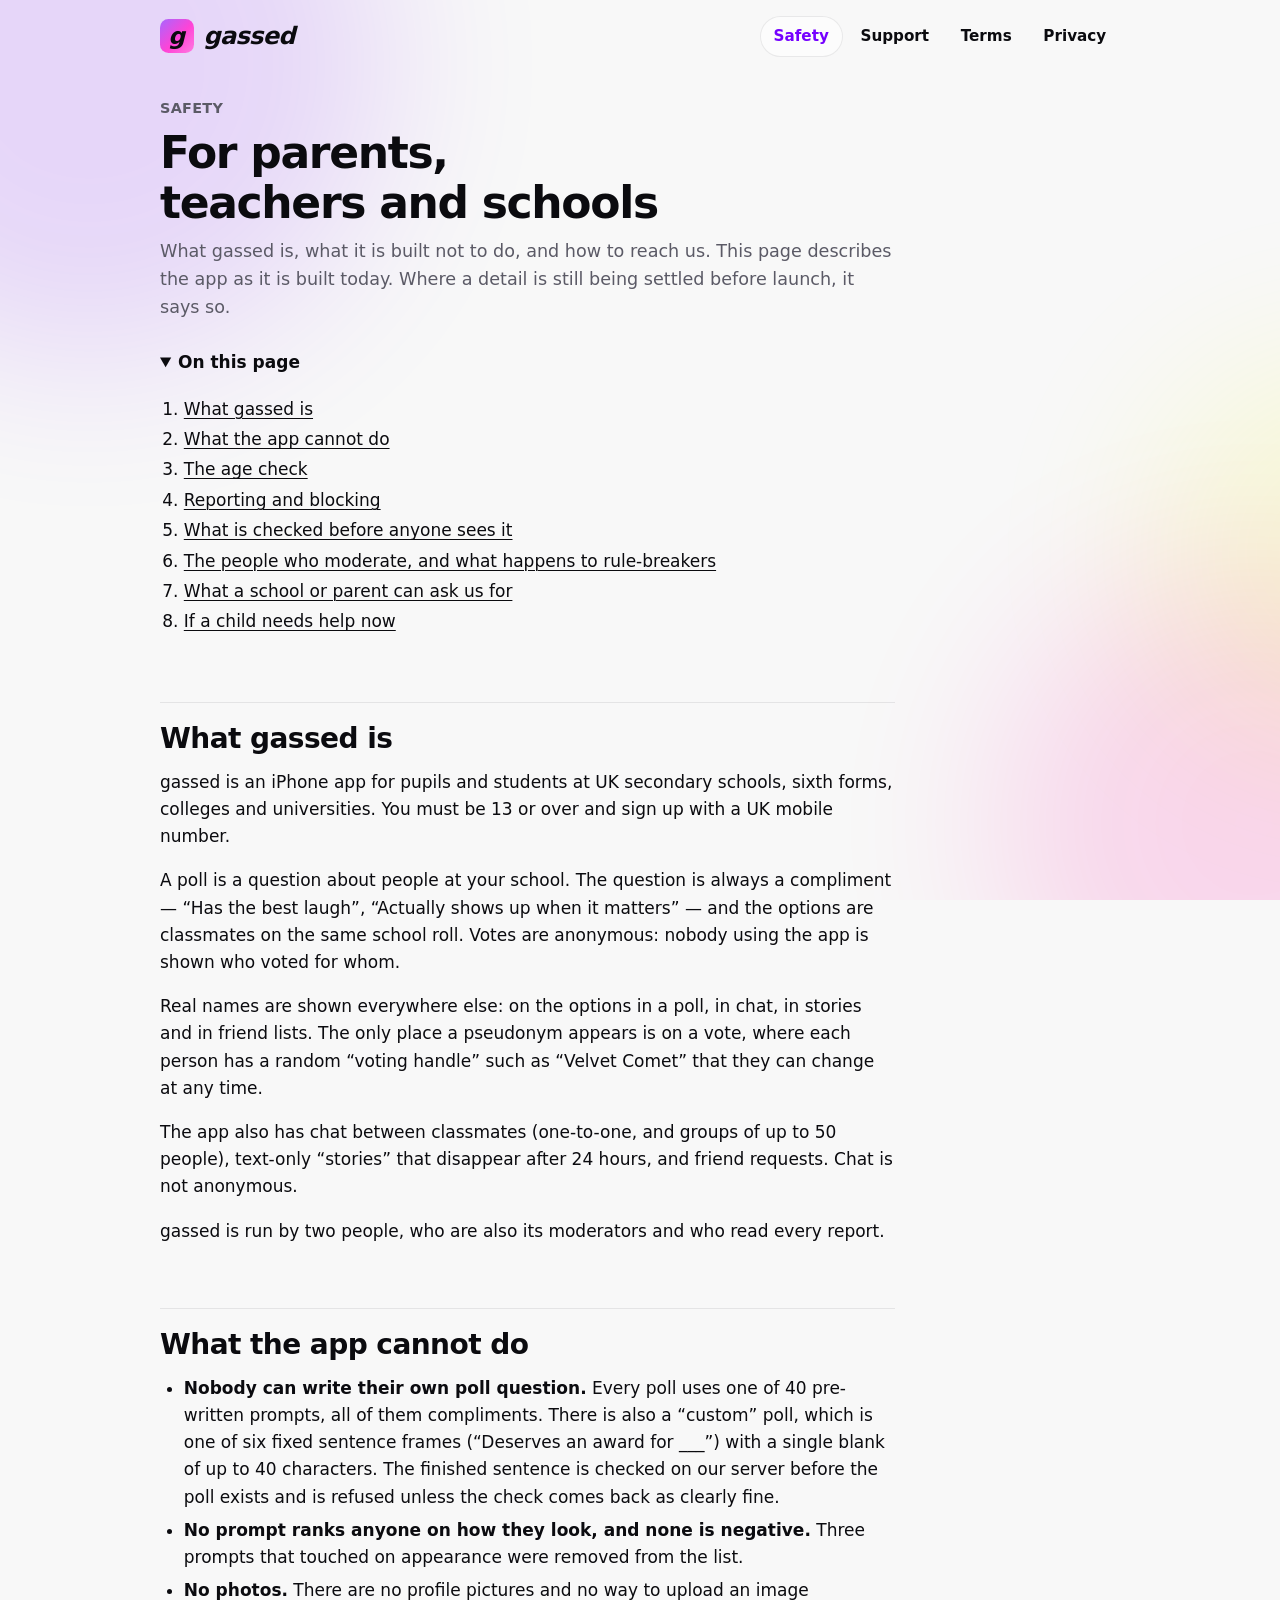
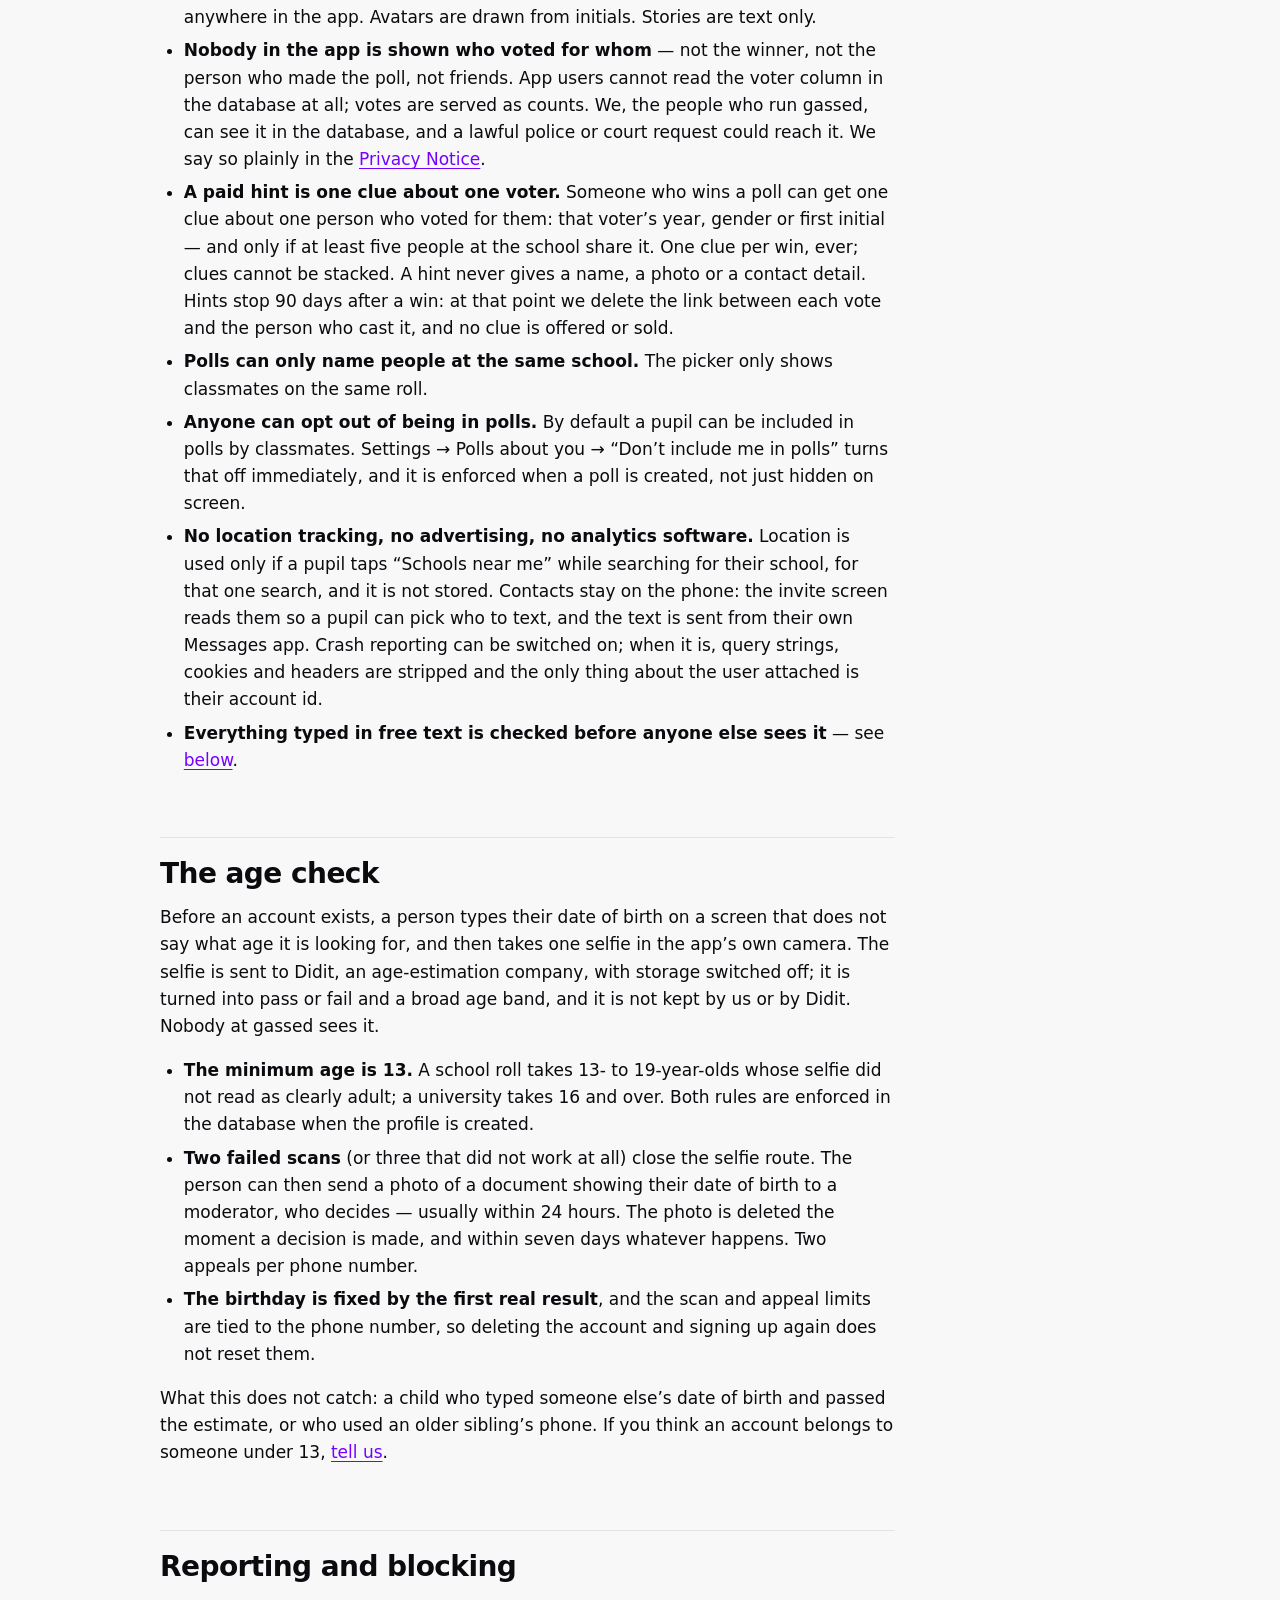
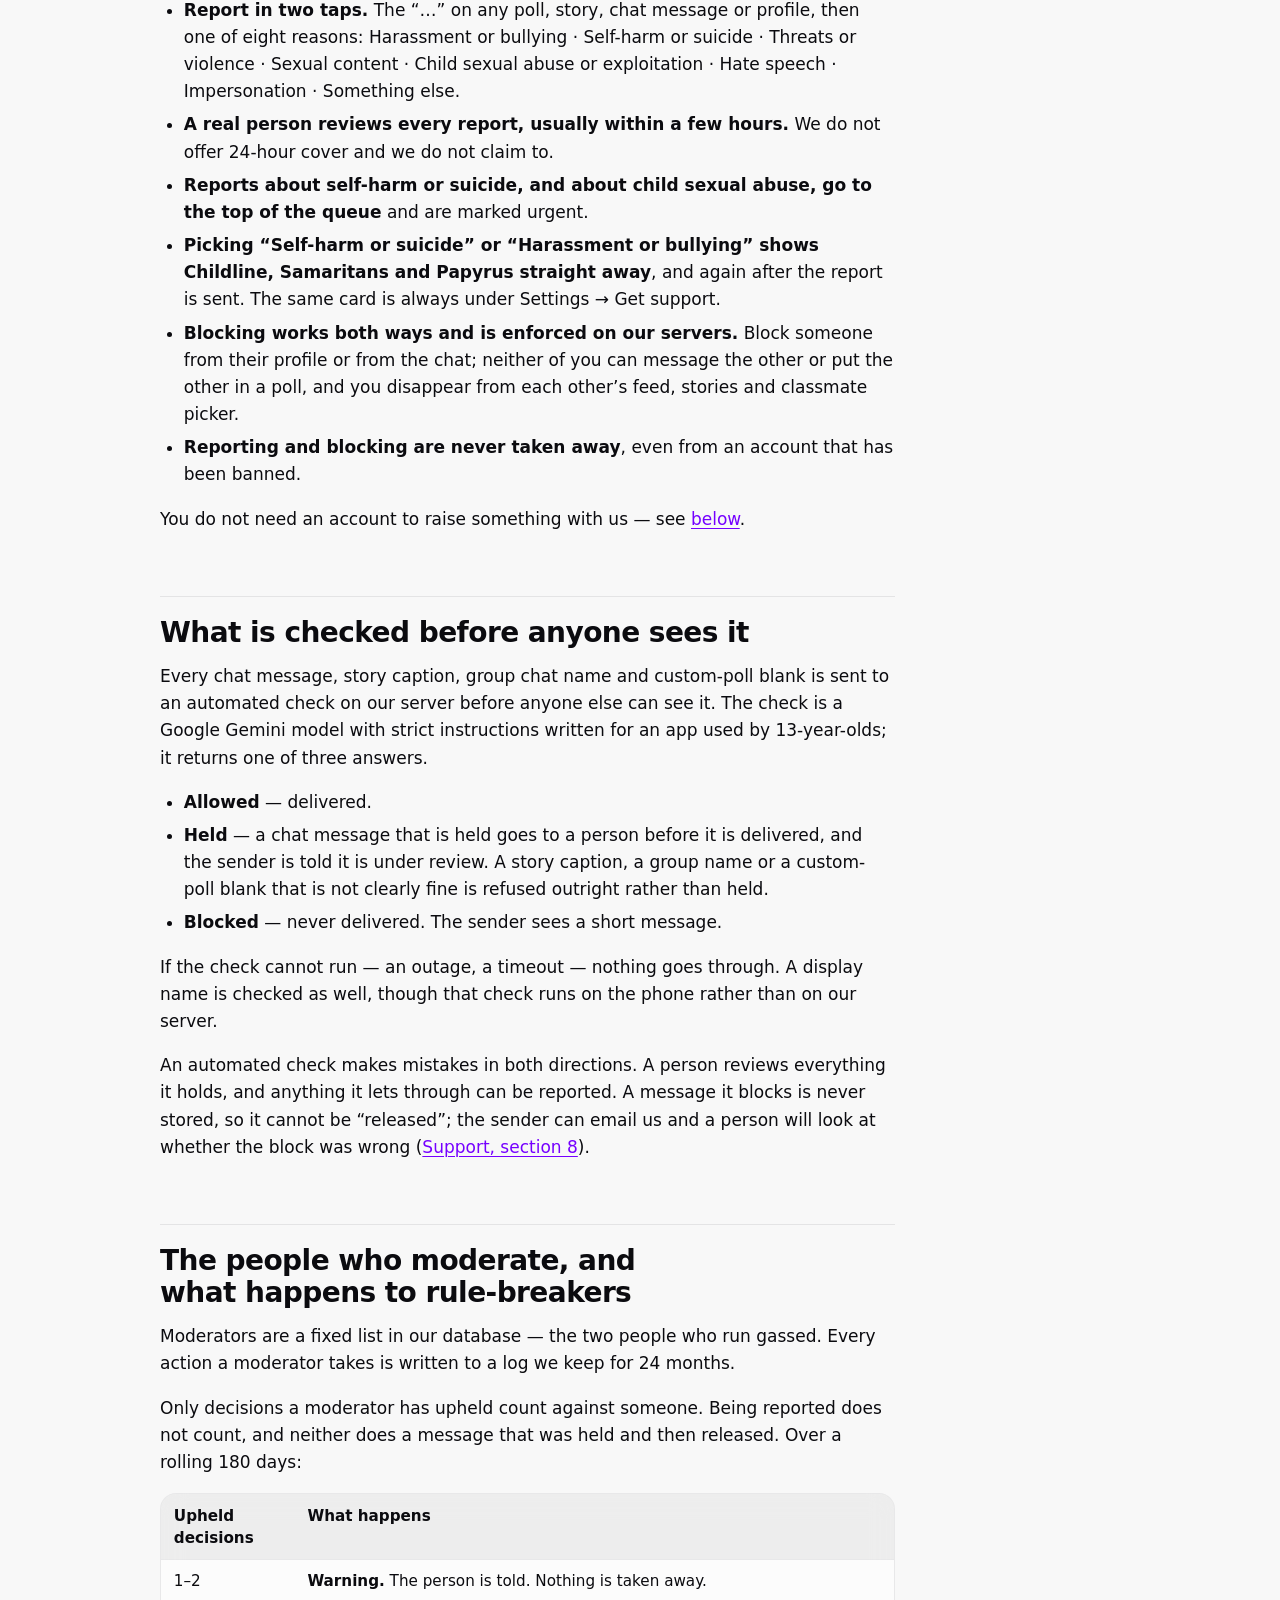
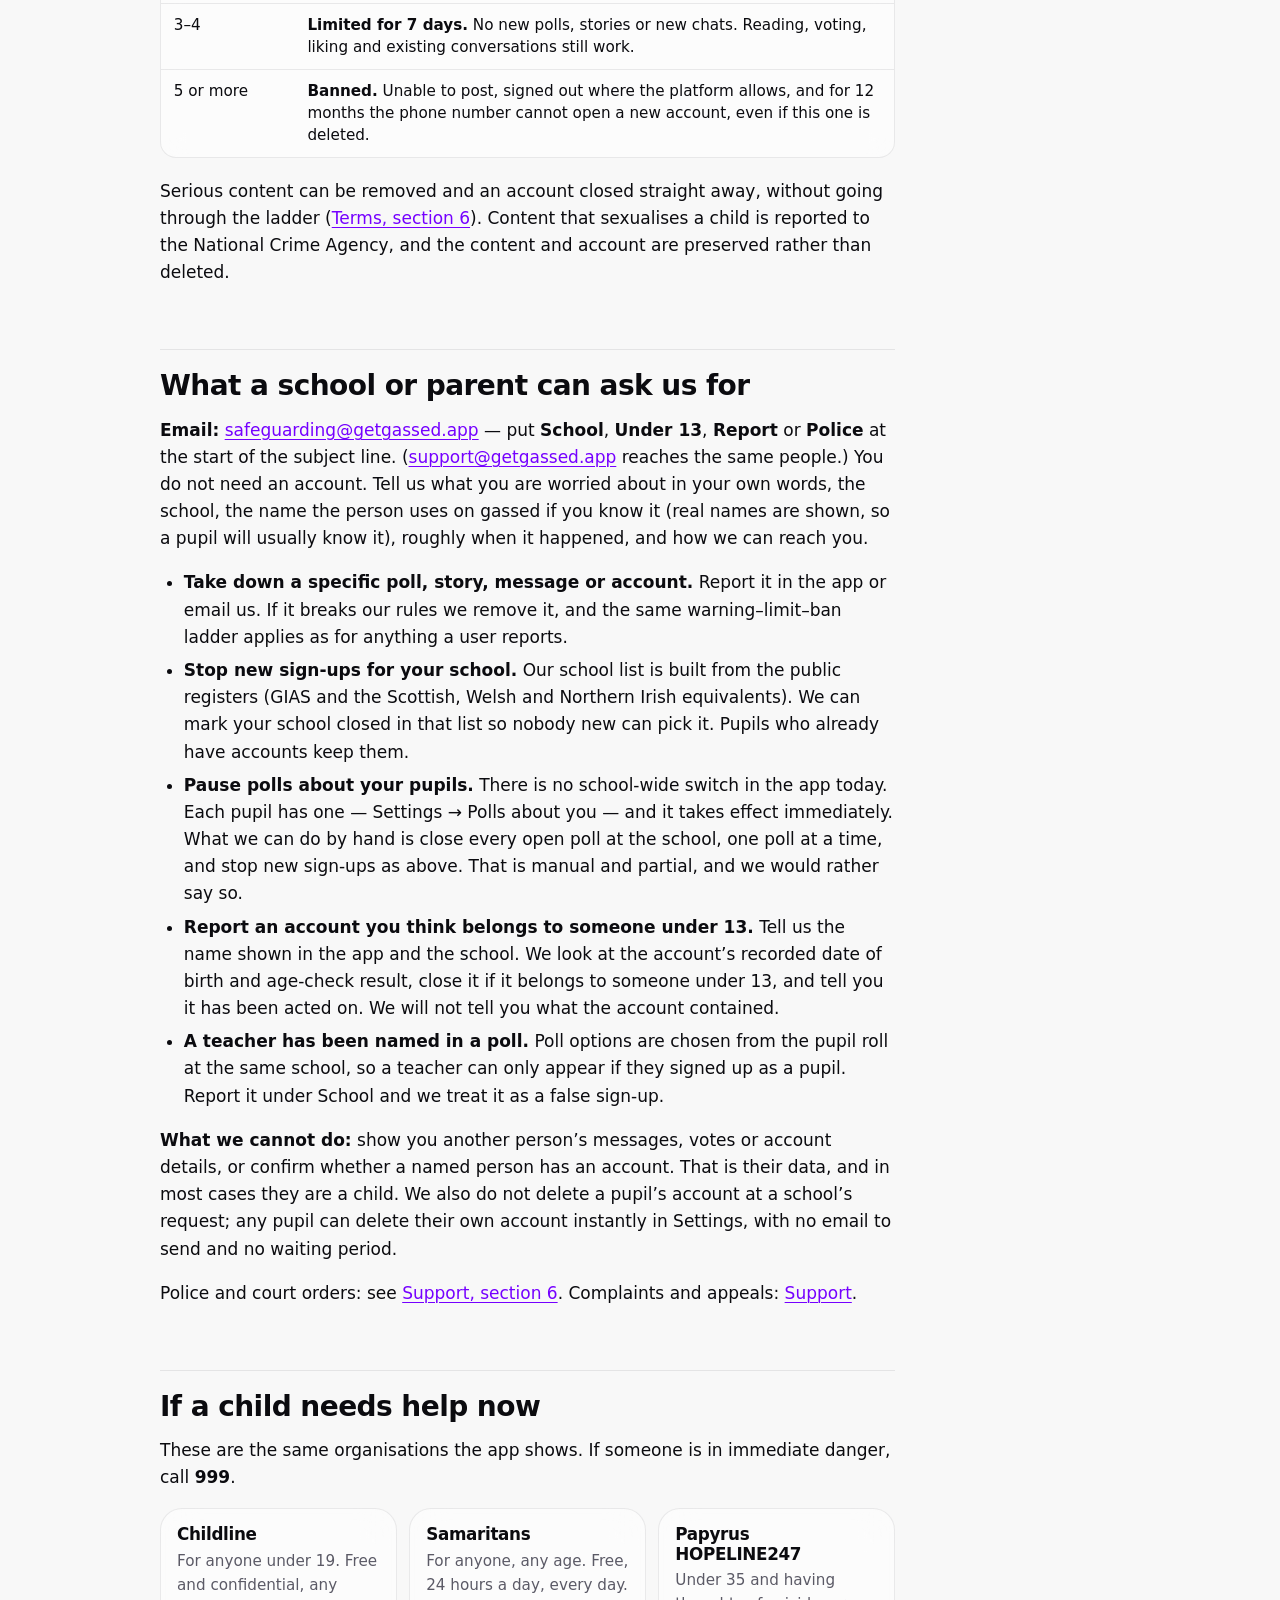
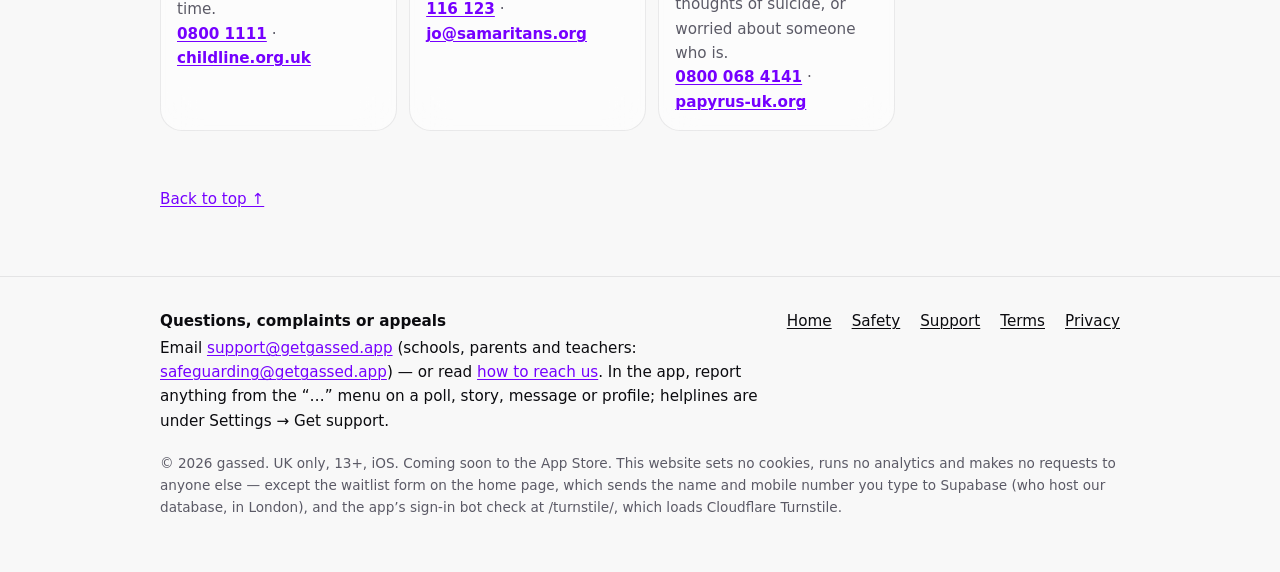
<file: safety/index.html>
<!doctype html>
<html lang="en-GB">
<head>
<meta charset="utf-8">
<meta name="viewport" content="width=device-width, initial-scale=1">
<title>Safety — for parents, teachers and schools — gassed</title>
<meta name="description" content="What gassed is, what it is built not to do, how the age check and moderation work, and how a parent, teacher or school can reach us or ask for a takedown.">
<meta name="color-scheme" content="dark light">
<meta name="theme-color" content="#161616" media="(prefers-color-scheme: dark)">
<meta name="theme-color" content="#f8f8f8" media="(prefers-color-scheme: light)">
<meta name="referrer" content="strict-origin-when-cross-origin">
<link rel="canonical" href="https://getgassed.app/safety/">
<link rel="icon" href="/favicon.svg" type="image/svg+xml">
<link rel="stylesheet" href="/assets/site.css">
<meta property="og:site_name" content="gassed">
<meta property="og:type" content="website">
<meta property="og:title" content="Safety — for parents, teachers and schools — gassed">
<meta property="og:description" content="What gassed is, what it is built not to do, how the age check and moderation work, and how a parent, teacher or school can reach us or ask for a takedown.">
<meta property="og:url" content="https://getgassed.app/safety/">
</head>
<body class="safety">
<a class="skip" href="#main">Skip to content</a>
<div class="glow" aria-hidden="true"><i></i><i></i><i></i></div>
<header class="site-header">
  <div class="wrap">
    <a class="brand" href="/" aria-label="gassed home"><svg class="mark" viewBox="0 0 64 64" aria-hidden="true" focusable="false"><defs><linearGradient id="gm" x1="0" y1="0" x2="1" y2="1"><stop offset="0" stop-color="#A866FF"/><stop offset=".55" stop-color="#FF43D6"/><stop offset="1" stop-color="#FF7AE0"/></linearGradient></defs><rect width="64" height="64" rx="16" fill="url(#gm)"/><text x="31" y="47" font-family="system-ui,-apple-system,'Segoe UI',Roboto,Arial,sans-serif" font-weight="800" font-style="italic" font-size="44" fill="#0B0B0F" text-anchor="middle">g</text></svg><span>gassed</span></a>
    <nav class="site-nav" aria-label="Main"><a href="/safety/" aria-current="page">Safety</a><a href="/support/">Support</a><a href="/terms/">Terms</a><a href="/privacy/">Privacy</a></nav>
  </div>
</header>
<main id="main" class="wrap">
<div class="doc-head prose">
  <p class="eyebrow">Safety</p>
  <h1>For parents, teachers and schools</h1>
  <p class="intro">What gassed is, what it is built not to do, and how to reach us. This page describes the app as it is built today. Where a detail is still being settled before launch, it says so.</p>
</div>
<details class="toc" open>
<summary>On this page</summary>
<ol>
<li><a href="#what">What gassed is</a></li>
<li><a href="#cannot">What the app cannot do</a></li>
<li><a href="#age">The age check</a></li>
<li><a href="#report">Reporting and blocking</a></li>
<li><a href="#checked">What is checked before anyone sees it</a></li>
<li><a href="#people">The people who moderate, and what happens to rule-breakers</a></li>
<li><a href="#schools">What a school or parent can ask us for</a></li>
<li><a href="#help-now">If a child needs help now</a></li>
</ol>
</details>
<article class="prose">

<h2 id="what">What gassed is</h2>
<p>gassed is an iPhone app for pupils and students at UK secondary schools, sixth forms, colleges and universities. You must be 13 or over and sign up with a UK mobile number.</p>
<p>A poll is a question about people at your school. The question is always a compliment — “Has the best laugh”, “Actually shows up when it matters” — and the options are classmates on the same school roll. Votes are anonymous: nobody using the app is shown who voted for whom.</p>
<p>Real names are shown everywhere else: on the options in a poll, in chat, in stories and in friend lists. The only place a pseudonym appears is on a vote, where each person has a random “voting handle” such as “Velvet Comet” that they can change at any time.</p>
<p>The app also has chat between classmates (one-to-one, and groups of up to 50 people), text-only “stories” that disappear after 24 hours, and friend requests. Chat is not anonymous.</p>
<p>gassed is run by two people, who are also its moderators and who read every report.</p>

<h2 id="cannot">What the app cannot do</h2>
<ul>
  <li><strong>Nobody can write their own poll question.</strong> Every poll uses one of 40 pre-written prompts, all of them compliments. There is also a “custom” poll, which is one of six fixed sentence frames (“Deserves an award for ___”) with a single blank of up to 40 characters. The finished sentence is checked on our server before the poll exists and is refused unless the check comes back as clearly fine.</li>
  <li><strong>No prompt ranks anyone on how they look, and none is negative.</strong> Three prompts that touched on appearance were removed from the list.</li>
  <li><strong>No photos.</strong> There are no profile pictures and no way to upload an image anywhere in the app. Avatars are drawn from initials. Stories are text only.</li>
  <li><strong>Nobody in the app is shown who voted for whom</strong> — not the winner, not the person who made the poll, not friends. App users cannot read the voter column in the database at all; votes are served as counts. We, the people who run gassed, can see it in the database, and a lawful police or court request could reach it. We say so plainly in the <a href="/privacy/">Privacy Notice</a>.</li>
  <li><strong>A paid hint is one clue about one voter.</strong> Someone who wins a poll can get one clue about one person who voted for them: that voter’s year, gender or first initial — and only if at least five people at the school share it. One clue per win, ever; clues cannot be stacked. A hint never gives a name, a photo or a contact detail. Hints stop 90 days after a win: at that point we delete the link between each vote and the person who cast it, and no clue is offered or sold.</li>
  <li><strong>Polls can only name people at the same school.</strong> The picker only shows classmates on the same roll.</li>
  <li><strong>Anyone can opt out of being in polls.</strong> By default a pupil can be included in polls by classmates. Settings → Polls about you → “Don’t include me in polls” turns that off immediately, and it is enforced when a poll is created, not just hidden on screen.</li>
  <li><strong>No location tracking, no advertising, no analytics software.</strong> Location is used only if a pupil taps “Schools near me” while searching for their school, for that one search, and it is not stored. Contacts stay on the phone: the invite screen reads them so a pupil can pick who to text, and the text is sent from their own Messages app. Crash reporting can be switched on; when it is, query strings, cookies and headers are stripped and the only thing about the user attached is their account id.</li>
  <li><strong>Everything typed in free text is checked before anyone else sees it</strong> — see <a href="#checked">below</a>.</li>
</ul>

<h2 id="age">The age check</h2>
<p>Before an account exists, a person types their date of birth on a screen that does not say what age it is looking for, and then takes one selfie in the app’s own camera. The selfie is sent to Didit, an age-estimation company, with storage switched off; it is turned into pass or fail and a broad age band, and it is not kept by us or by Didit. Nobody at gassed sees it.</p>
<ul>
  <li><strong>The minimum age is 13.</strong> A school roll takes 13- to 19-year-olds whose selfie did not read as clearly adult; a university takes 16 and over. Both rules are enforced in the database when the profile is created.</li>
  <li><strong>Two failed scans</strong> (or three that did not work at all) close the selfie route. The person can then send a photo of a document showing their date of birth to a moderator, who decides — usually within 24 hours. The photo is deleted the moment a decision is made, and within seven days whatever happens. Two appeals per phone number.</li>
  <li><strong>The birthday is fixed by the first real result</strong>, and the scan and appeal limits are tied to the phone number, so deleting the account and signing up again does not reset them.</li>
</ul>
<p>What this does not catch: a child who typed someone else’s date of birth and passed the estimate, or who used an older sibling’s phone. If you think an account belongs to someone under 13, <a href="#schools">tell us</a>.</p>

<h2 id="report">Reporting and blocking</h2>
<ul>
  <li><strong>Report in two taps.</strong> The “…” on any poll, story, chat message or profile, then one of eight reasons: Harassment or bullying · Self-harm or suicide · Threats or violence · Sexual content · Child sexual abuse or exploitation · Hate speech · Impersonation · Something else.</li>
  <li><strong>A real person reviews every report, usually within a few hours.</strong> We do not offer 24-hour cover and we do not claim to.</li>
  <li><strong>Reports about self-harm or suicide, and about child sexual abuse, go to the top of the queue</strong> and are marked urgent.</li>
  <li><strong>Picking “Self-harm or suicide” or “Harassment or bullying” shows Childline, Samaritans and Papyrus straight away</strong>, and again after the report is sent. The same card is always under Settings → Get support.</li>
  <li><strong>Blocking works both ways and is enforced on our servers.</strong> Block someone from their profile or from the chat; neither of you can message the other or put the other in a poll, and you disappear from each other’s feed, stories and classmate picker.</li>
  <li><strong>Reporting and blocking are never taken away</strong>, even from an account that has been banned.</li>
</ul>
<p>You do not need an account to raise something with us — see <a href="#schools">below</a>.</p>

<h2 id="checked">What is checked before anyone sees it</h2>
<p>Every chat message, story caption, group chat name and custom-poll blank is sent to an automated check on our server before anyone else can see it. The check is a Google Gemini model with strict instructions written for an app used by 13-year-olds; it returns one of three answers.</p>
<ul>
  <li><strong>Allowed</strong> — delivered.</li>
  <li><strong>Held</strong> — a chat message that is held goes to a person before it is delivered, and the sender is told it is under review. A story caption, a group name or a custom-poll blank that is not clearly fine is refused outright rather than held.</li>
  <li><strong>Blocked</strong> — never delivered. The sender sees a short message.</li>
</ul>
<p>If the check cannot run — an outage, a timeout — nothing goes through. A display name is checked as well, though that check runs on the phone rather than on our server.</p>
<p>An automated check makes mistakes in both directions. A person reviews everything it holds, and anything it lets through can be reported. A message it blocks is never stored, so it cannot be “released”; the sender can email us and a person will look at whether the block was wrong (<a href="/support/#8-appeals">Support, section 8</a>).</p>

<h2 id="people">The people who moderate, and what happens to rule-breakers</h2>
<p>Moderators are a fixed list in our database — the two people who run gassed. Every action a moderator takes is written to a log we keep for 24 months.</p>
<p>Only decisions a moderator has upheld count against someone. Being reported does not count, and neither does a message that was held and then released. Over a rolling 180 days:</p>
<div class="table-wrap"><table>
<thead><tr><th>Upheld decisions</th><th>What happens</th></tr></thead>
<tbody>
<tr><td>1–2</td><td><strong>Warning.</strong> The person is told. Nothing is taken away.</td></tr>
<tr><td>3–4</td><td><strong>Limited for 7 days.</strong> No new polls, stories or new chats. Reading, voting, liking and existing conversations still work.</td></tr>
<tr><td>5 or more</td><td><strong>Banned.</strong> Unable to post, signed out where the platform allows, and for 12 months the phone number cannot open a new account, even if this one is deleted.</td></tr>
</tbody>
</table></div>
<p>Serious content can be removed and an account closed straight away, without going through the ladder (<a href="/terms/#6-how-we-check-and-what-happens-when-a-rule-is-broken">Terms, section 6</a>). Content that sexualises a child is reported to the National Crime Agency, and the content and account are preserved rather than deleted.</p>

<h2 id="schools">What a school or parent can ask us for</h2>
<p><strong>Email:</strong> <a href="mailto:safeguarding@getgassed.app">safeguarding@getgassed.app</a> — put <strong>School</strong>, <strong>Under 13</strong>, <strong>Report</strong> or <strong>Police</strong> at the start of the subject line. (<a href="mailto:support@getgassed.app">support@getgassed.app</a> reaches the same people.) You do not need an account. Tell us what you are worried about in your own words, the school, the name the person uses on gassed if you know it (real names are shown, so a pupil will usually know it), roughly when it happened, and how we can reach you.</p>
<ul>
  <li><strong>Take down a specific poll, story, message or account.</strong> Report it in the app or email us. If it breaks our rules we remove it, and the same warning–limit–ban ladder applies as for anything a user reports.</li>
  <li><strong>Stop new sign-ups for your school.</strong> Our school list is built from the public registers (GIAS and the Scottish, Welsh and Northern Irish equivalents). We can mark your school closed in that list so nobody new can pick it. Pupils who already have accounts keep them.</li>
  <li><strong>Pause polls about your pupils.</strong> There is no school-wide switch in the app today. Each pupil has one — Settings → Polls about you — and it takes effect immediately. What we can do by hand is close every open poll at the school, one poll at a time, and stop new sign-ups as above. That is manual and partial, and we would rather say so.</li>
  <li><strong>Report an account you think belongs to someone under 13.</strong> Tell us the name shown in the app and the school. We look at the account’s recorded date of birth and age-check result, close it if it belongs to someone under 13, and tell you it has been acted on. We will not tell you what the account contained.</li>
  <li><strong>A teacher has been named in a poll.</strong> Poll options are chosen from the pupil roll at the same school, so a teacher can only appear if they signed up as a pupil. Report it under School and we treat it as a false sign-up.</li>
</ul>
<p><strong>What we cannot do:</strong> show you another person’s messages, votes or account details, or confirm whether a named person has an account. That is their data, and in most cases they are a child. We also do not delete a pupil’s account at a school’s request; any pupil can delete their own account instantly in Settings, with no email to send and no waiting period.</p>
<p>Police and court orders: see <a href="/support/#6-law-enforcement-and-court-orders">Support, section 6</a>. Complaints and appeals: <a href="/support/">Support</a>.</p>

<h2 id="help-now">If a child needs help now</h2>
<p>These are the same organisations the app shows. If someone is in immediate danger, call <strong>999</strong>.</p>
<div class="helplines">
  <div class="card"><h3>Childline</h3><p>For anyone under 19. Free and confidential, any time.</p><p><a href="tel:08001111">0800 1111</a> · <a href="https://www.childline.org.uk" rel="noopener noreferrer">childline.org.uk</a></p></div>
  <div class="card"><h3>Samaritans</h3><p>For anyone, any age. Free, 24 hours a day, every day.</p><p><a href="tel:116123">116 123</a> · <a href="mailto:jo@samaritans.org">jo@samaritans.org</a></p></div>
  <div class="card"><h3>Papyrus HOPELINE247</h3><p>Under 35 and having thoughts of suicide, or worried about someone who is.</p><p><a href="tel:08000684141">0800 068 4141</a> · <a href="https://www.papyrus-uk.org" rel="noopener noreferrer">papyrus-uk.org</a></p></div>
</div>
</article>
<a class="back-top" href="#main">Back to top ↑</a>
</main>
<footer class="site-footer">
  <div class="wrap">
    <div class="contact">
      <strong>Questions, complaints or appeals</strong>
      Email <a href="mailto:support@getgassed.app">support@getgassed.app</a> (schools, parents and teachers: <a href="mailto:safeguarding@getgassed.app">safeguarding@getgassed.app</a>) — or read <a href="/support/">how to reach us</a>. In the app, report anything from the “…” menu on a poll, story, message or profile; helplines are under Settings → Get support.
    </div>
    <nav aria-label="Site">
      <a href="/">Home</a>
      <a href="/safety/">Safety</a>
      <a href="/support/">Support</a>
      <a href="/terms/">Terms</a>
      <a href="/privacy/">Privacy</a>
    </nav>
    <p class="legal">© 2026 gassed. UK only, 13+, iOS. Coming soon to the App Store. This website sets no cookies, runs no analytics and makes no requests to anyone else — except the waitlist form on the home page, which sends the name and mobile number you type to Supabase (who host our database, in London), and the app’s sign-in bot check at /turnstile/, which loads Cloudflare Turnstile.</p>
  </div>
</footer>
</body>
</html>
</file>
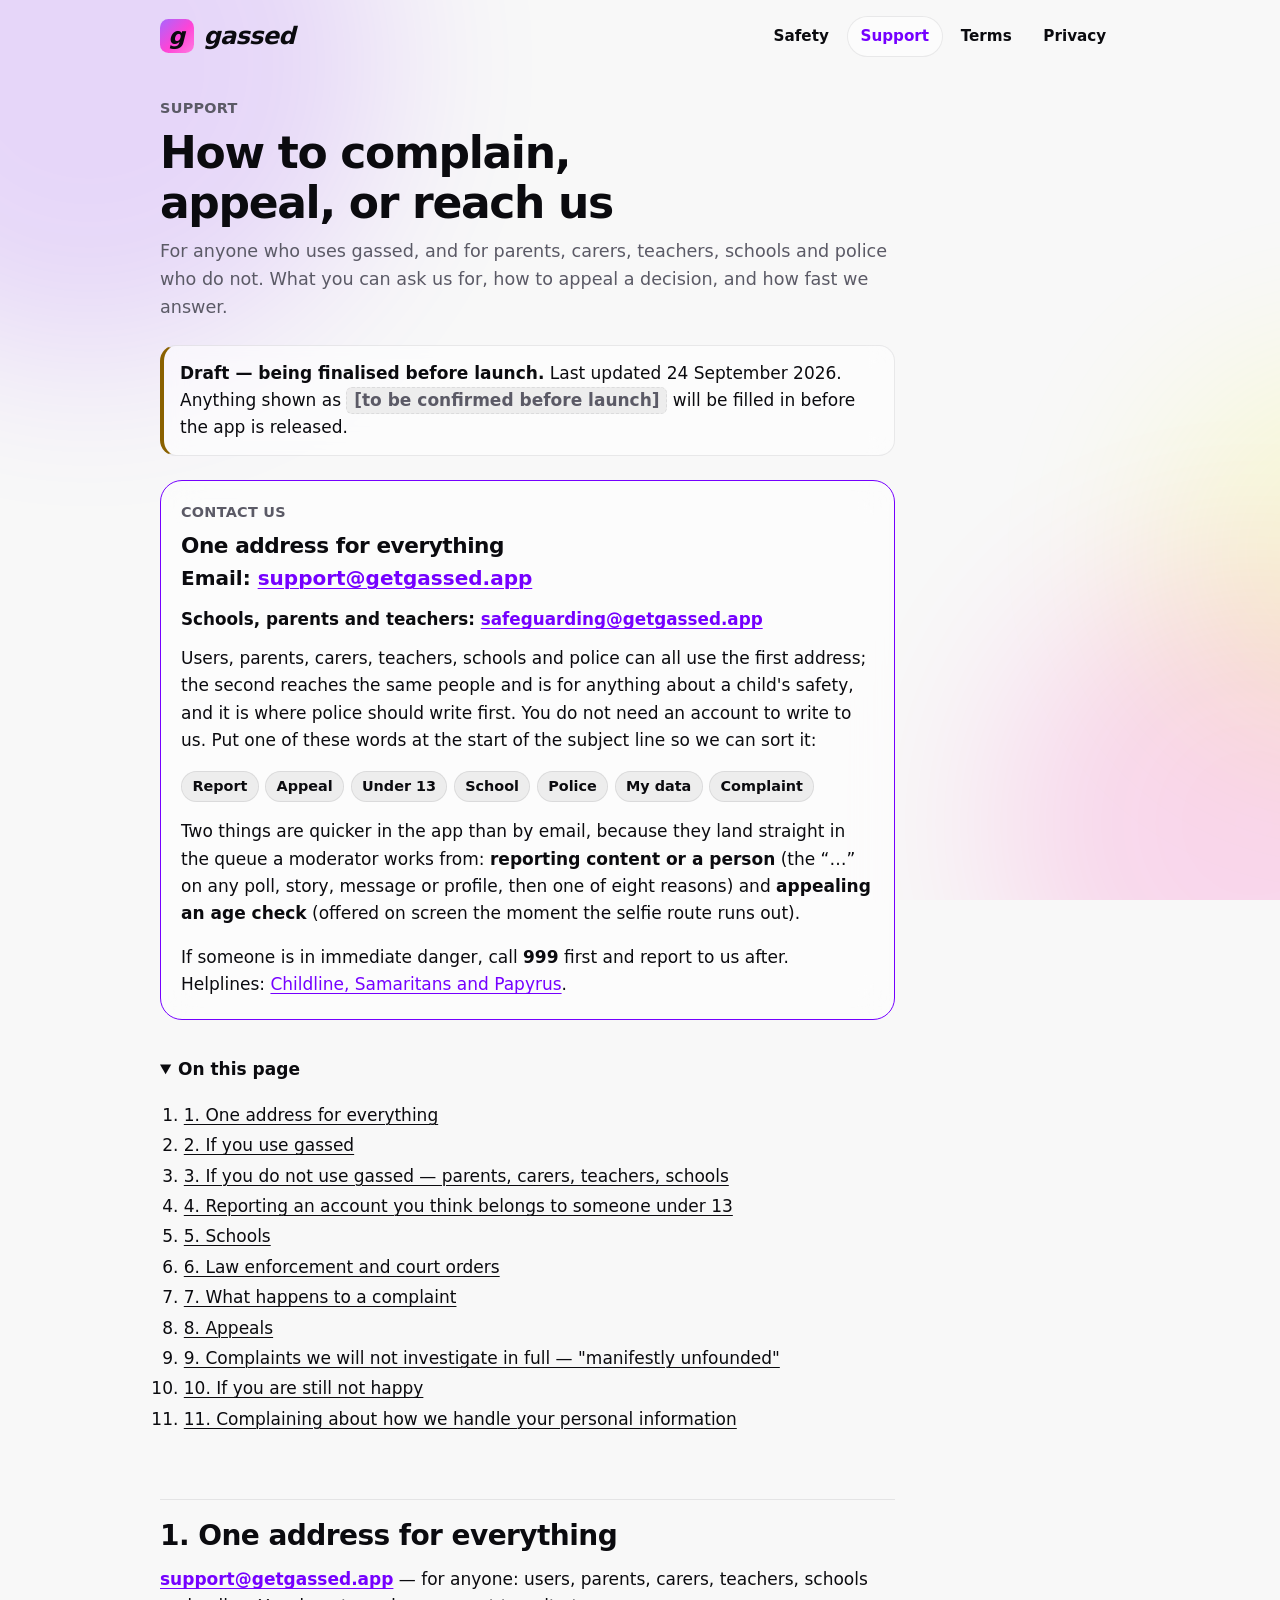
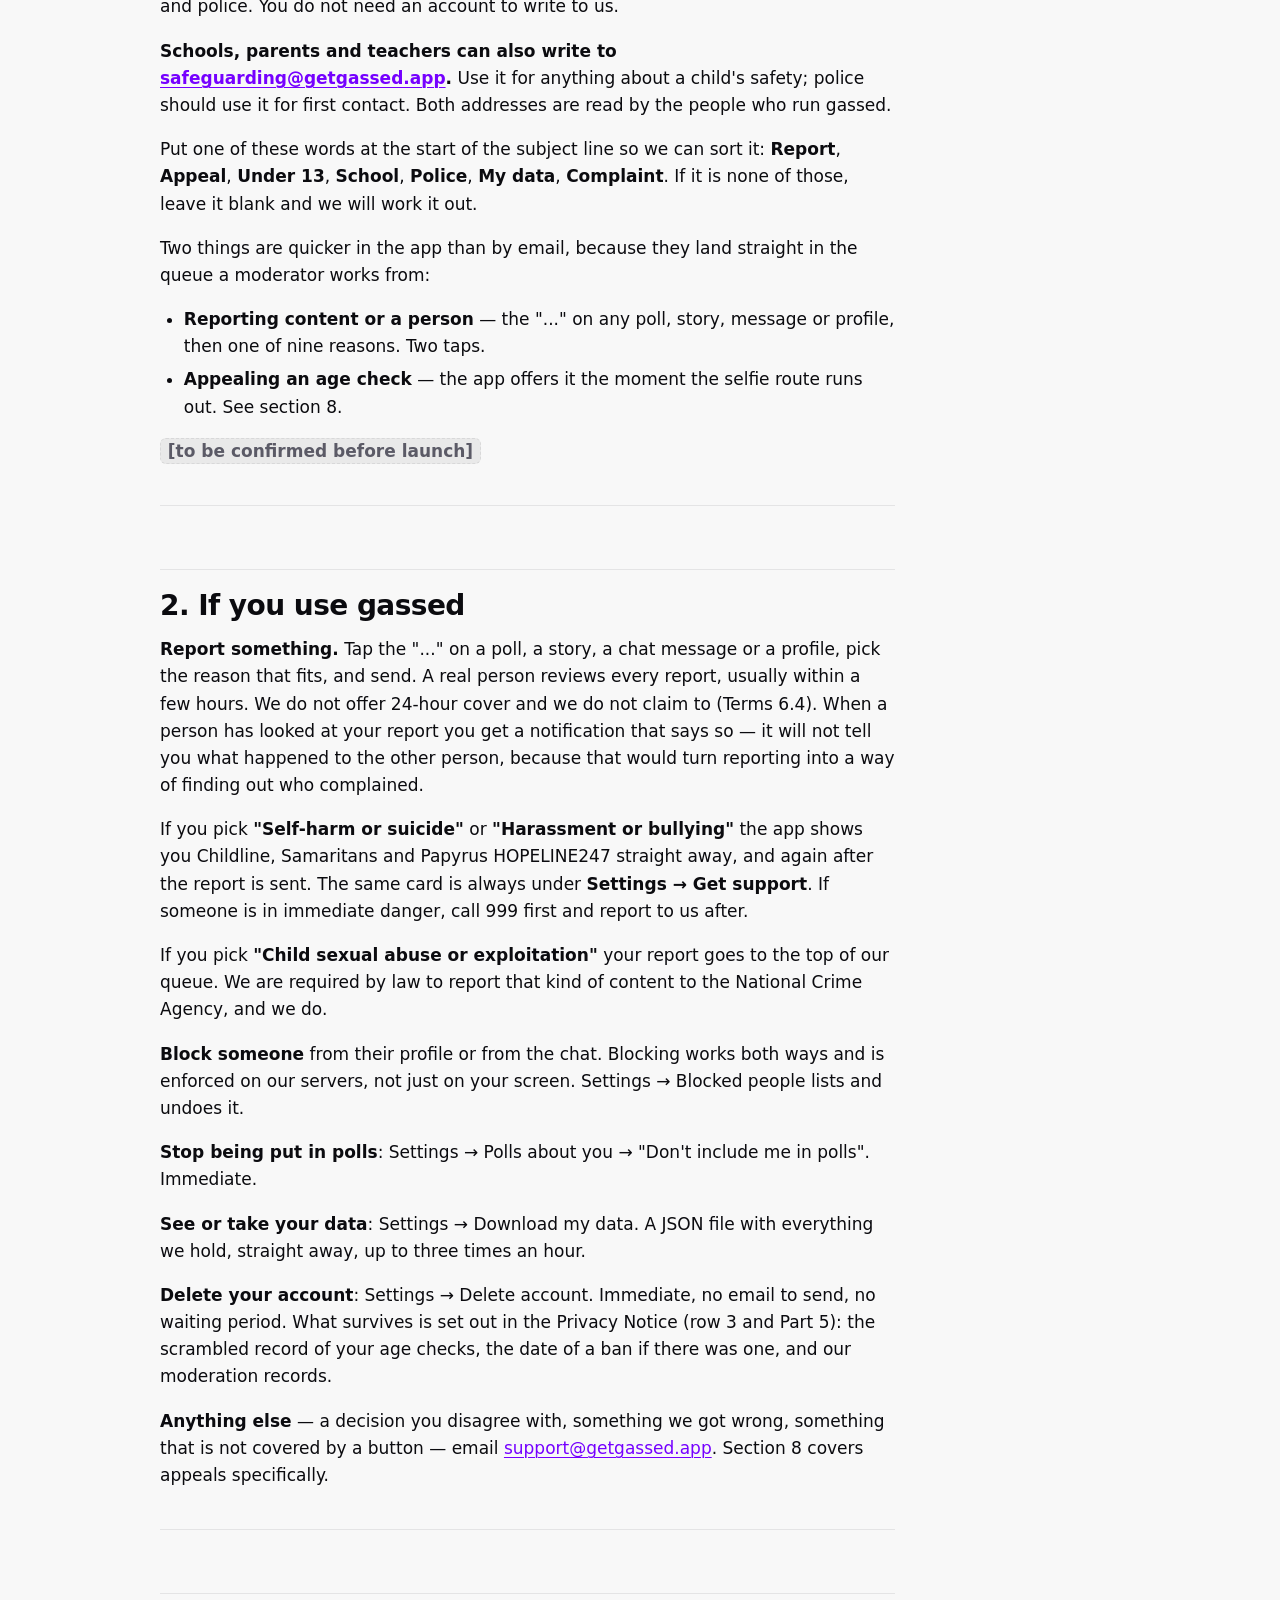
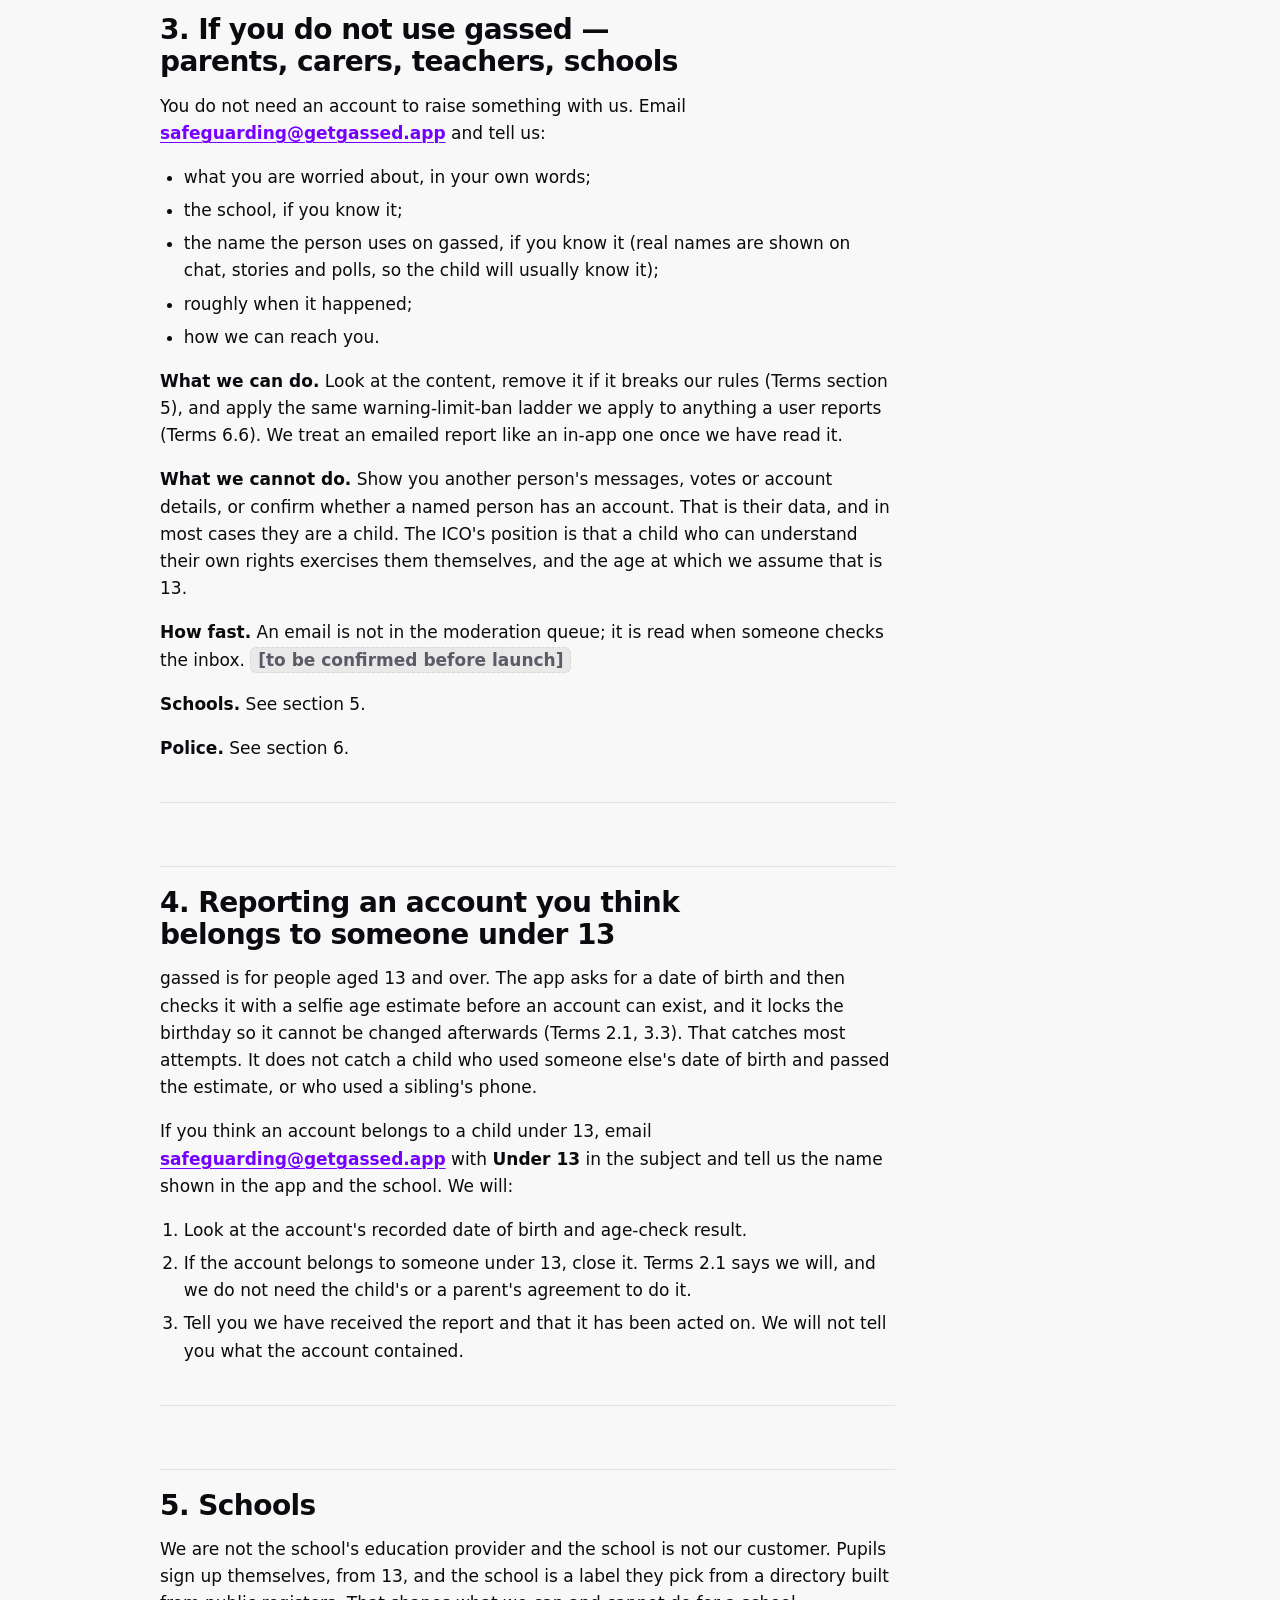
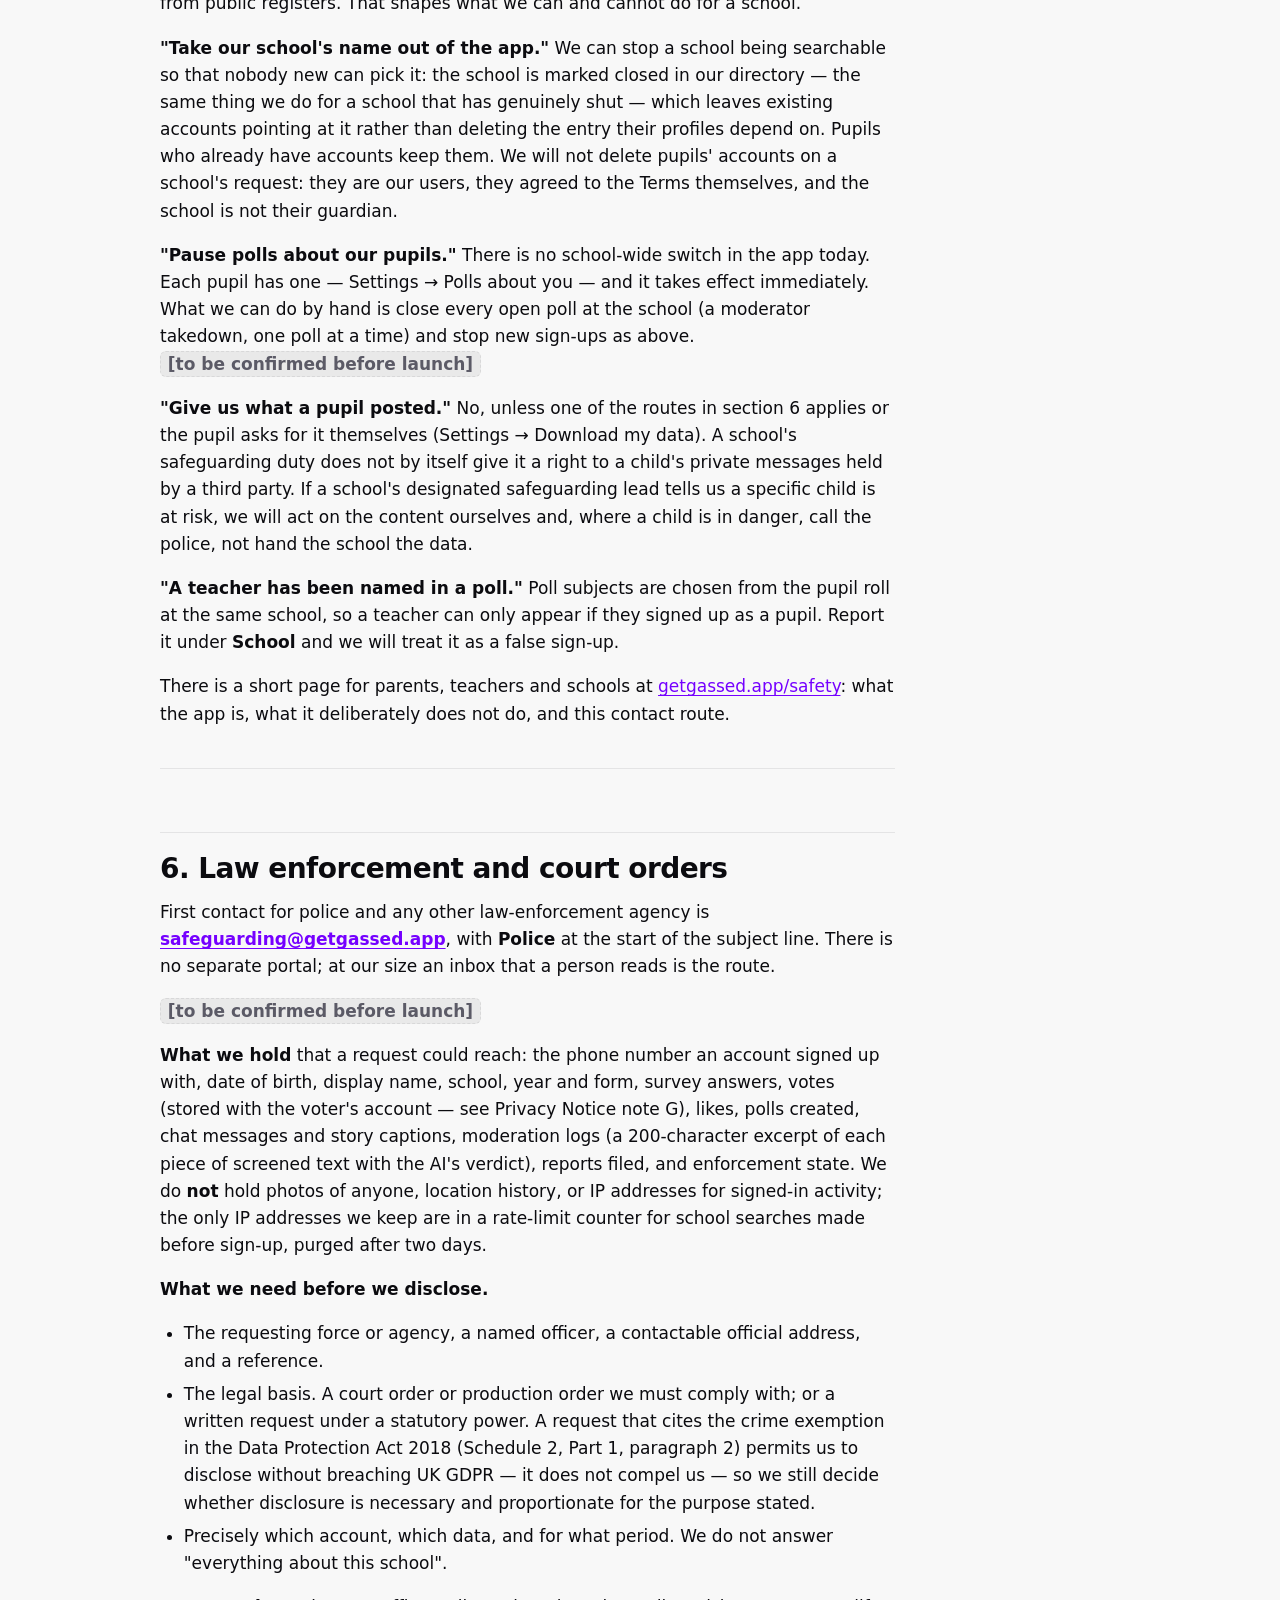
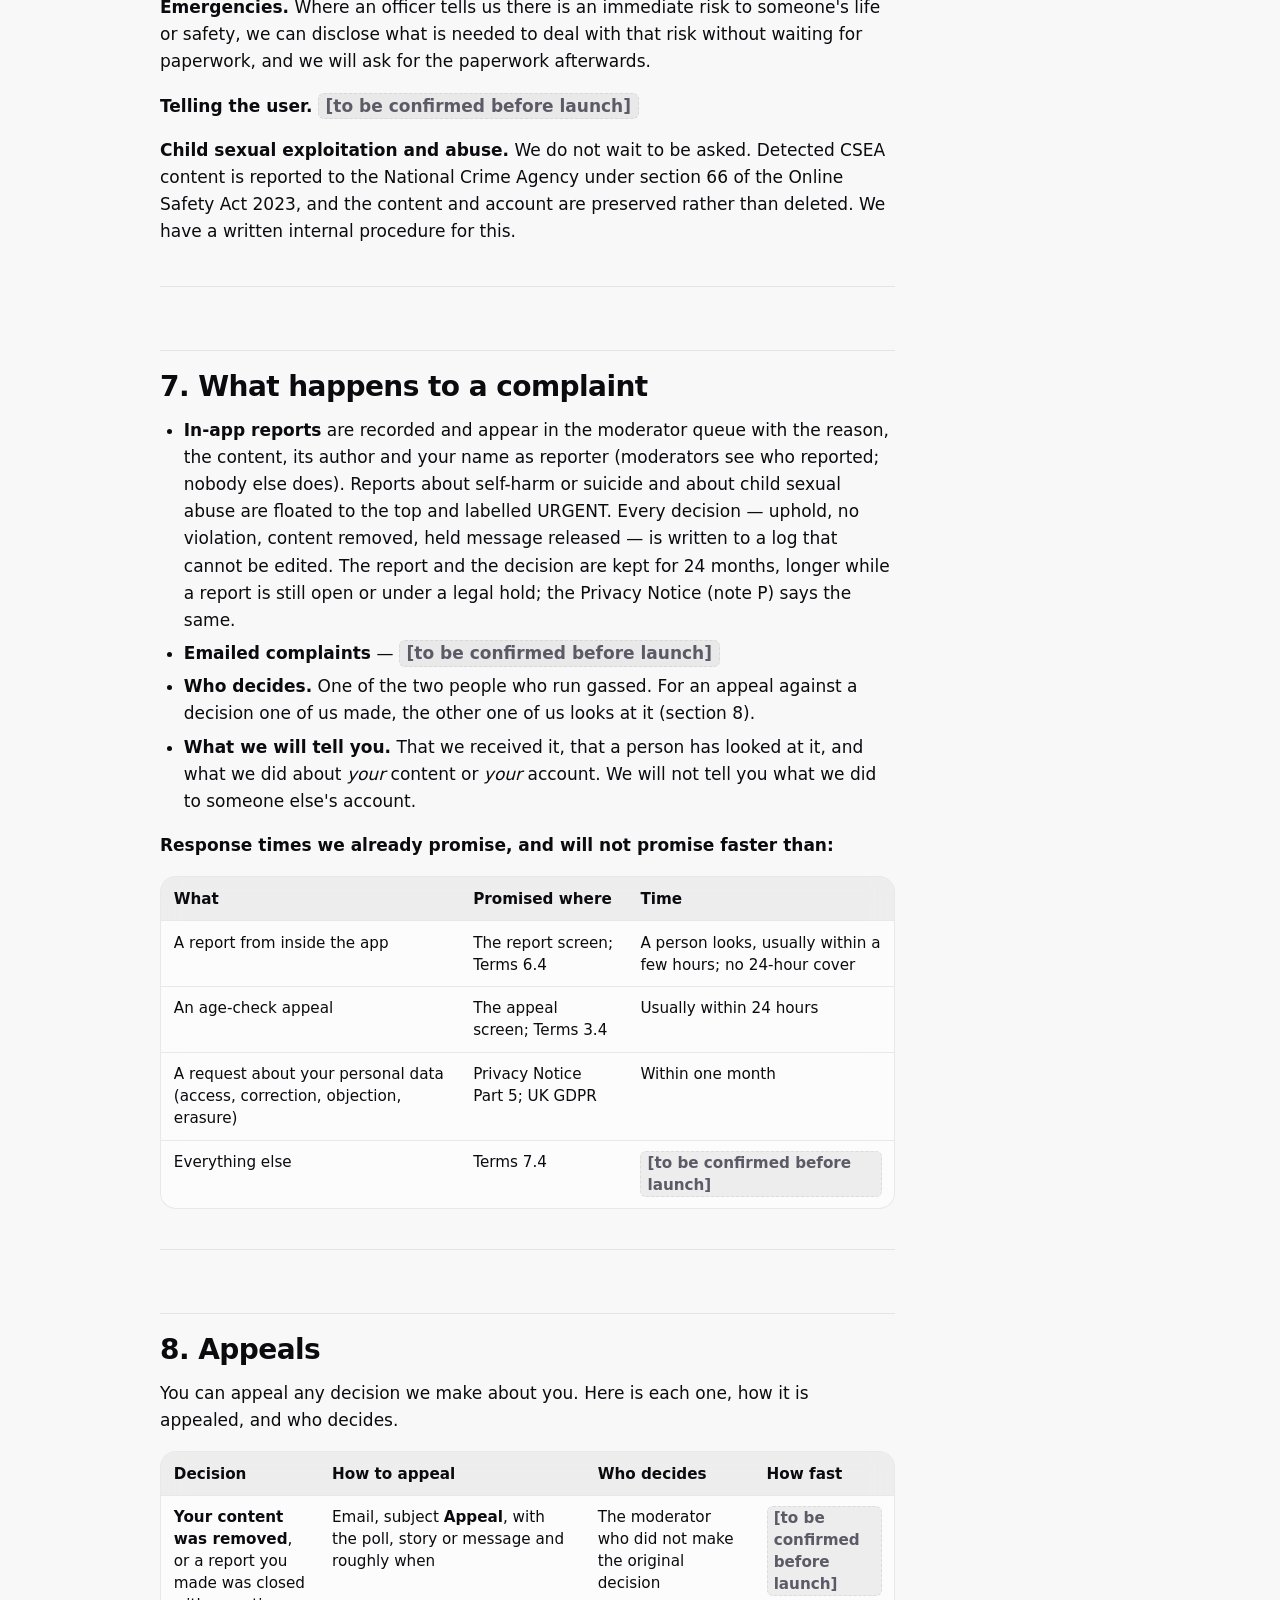
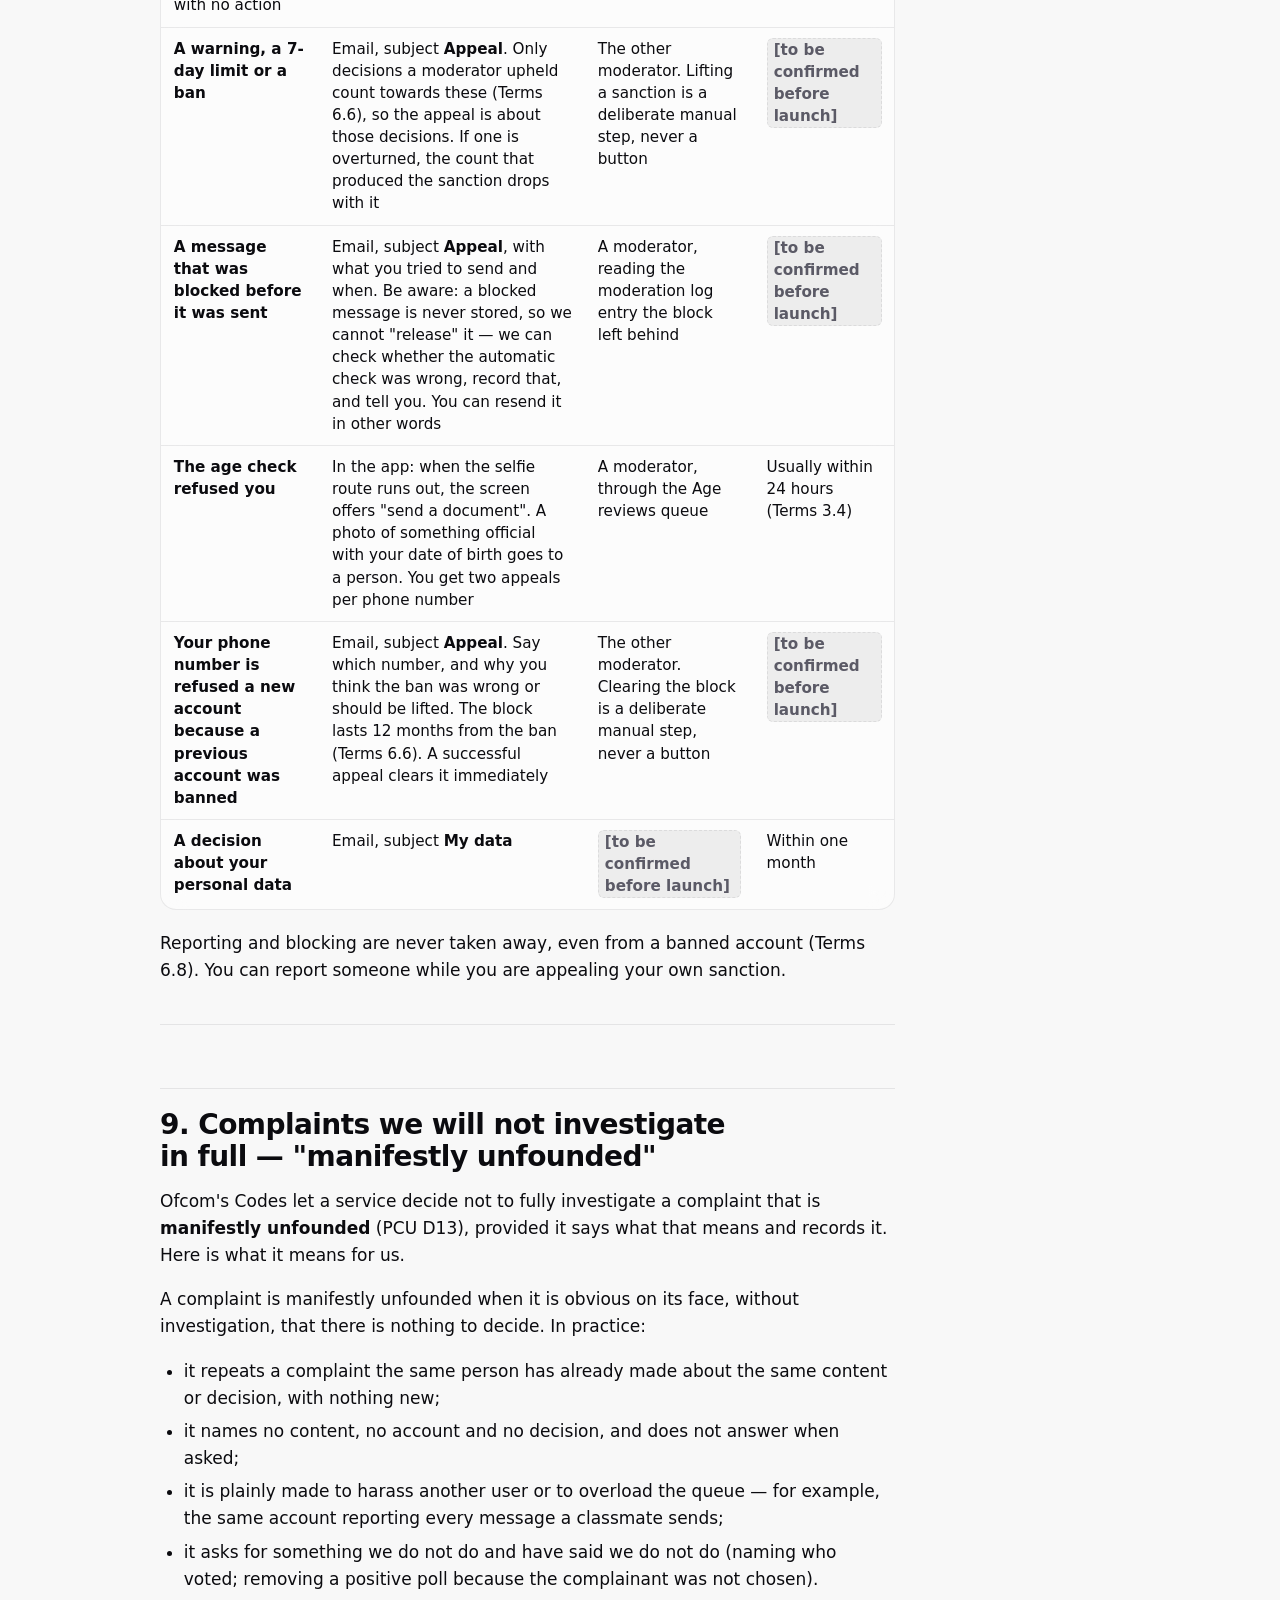
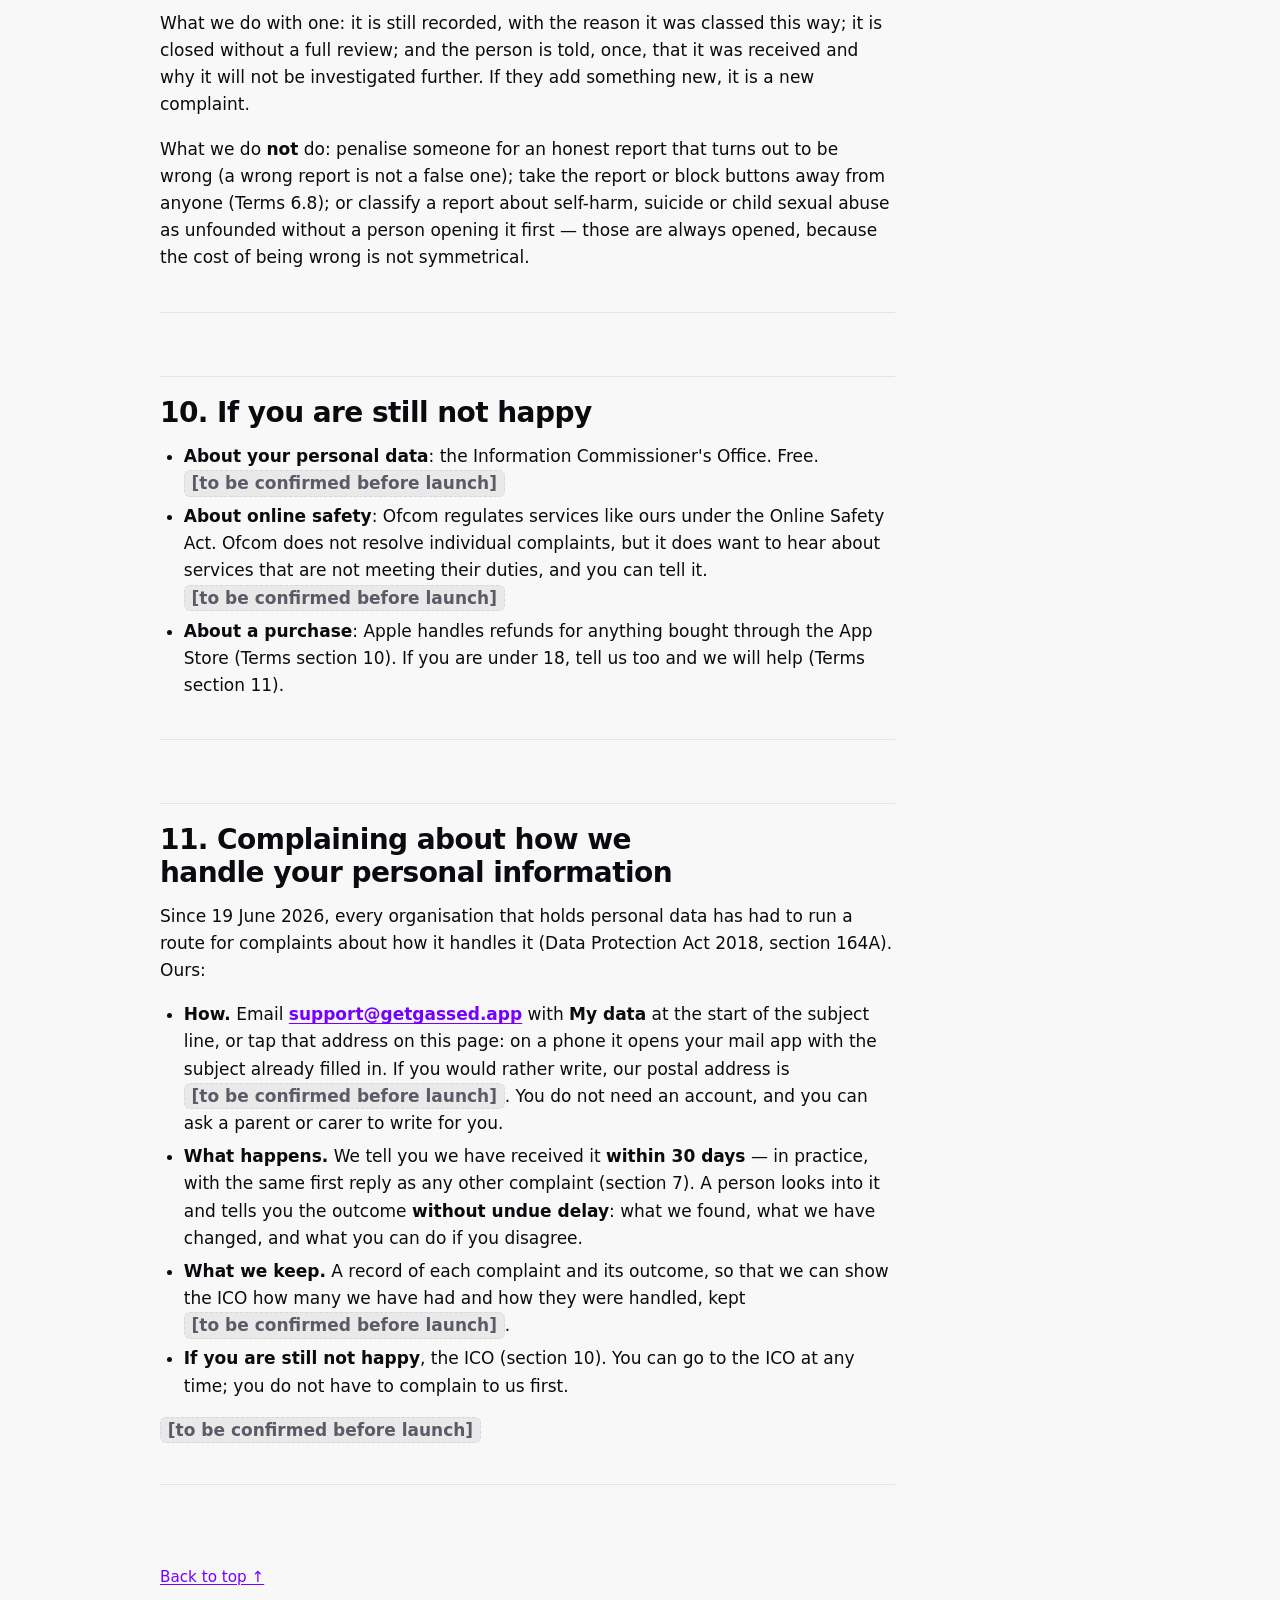
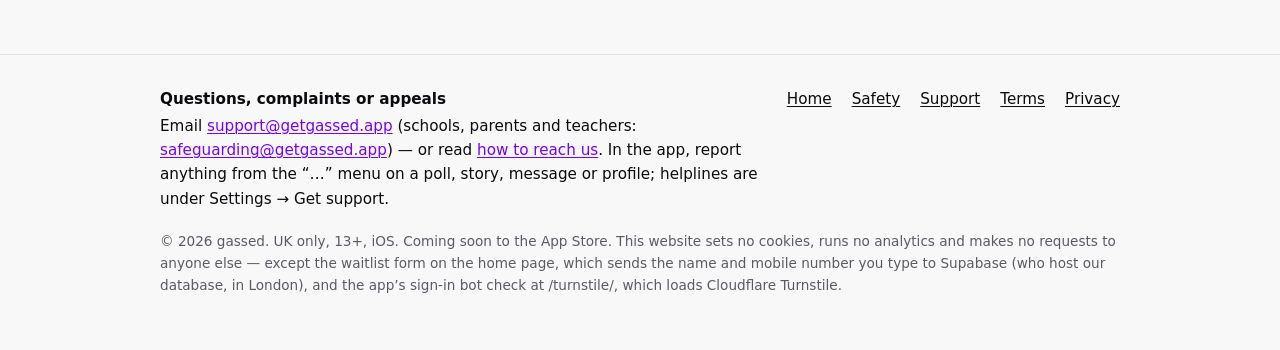
<file: support/index.html>
<!doctype html>
<html lang="en-GB">
<head>
<meta charset="utf-8">
<meta name="viewport" content="width=device-width, initial-scale=1">
<title>How to complain, appeal, or reach us — gassed</title>
<meta name="description" content="How to contact gassed, report a problem, complain, or appeal a decision — for users, parents, teachers, schools and police.">
<meta name="color-scheme" content="dark light">
<meta name="theme-color" content="#161616" media="(prefers-color-scheme: dark)">
<meta name="theme-color" content="#f8f8f8" media="(prefers-color-scheme: light)">
<meta name="referrer" content="strict-origin-when-cross-origin">
<link rel="canonical" href="https://getgassed.app/support/">
<link rel="icon" href="/favicon.svg" type="image/svg+xml">
<link rel="stylesheet" href="/assets/site.css">
<meta property="og:site_name" content="gassed">
<meta property="og:type" content="website">
<meta property="og:title" content="How to complain, appeal, or reach us — gassed">
<meta property="og:description" content="How to contact gassed, report a problem, complain, or appeal a decision — for users, parents, teachers, schools and police.">
<meta property="og:url" content="https://getgassed.app/support/">
</head>
<body class="">
<a class="skip" href="#main">Skip to content</a>
<div class="glow" aria-hidden="true"><i></i><i></i><i></i></div>
<header class="site-header">
  <div class="wrap">
    <a class="brand" href="/" aria-label="gassed home"><svg class="mark" viewBox="0 0 64 64" aria-hidden="true" focusable="false"><defs><linearGradient id="gm" x1="0" y1="0" x2="1" y2="1"><stop offset="0" stop-color="#A866FF"/><stop offset=".55" stop-color="#FF43D6"/><stop offset="1" stop-color="#FF7AE0"/></linearGradient></defs><rect width="64" height="64" rx="16" fill="url(#gm)"/><text x="31" y="47" font-family="system-ui,-apple-system,'Segoe UI',Roboto,Arial,sans-serif" font-weight="800" font-style="italic" font-size="44" fill="#0B0B0F" text-anchor="middle">g</text></svg><span>gassed</span></a>
    <nav class="site-nav" aria-label="Main"><a href="/safety/">Safety</a><a href="/support/" aria-current="page">Support</a><a href="/terms/">Terms</a><a href="/privacy/">Privacy</a></nav>
  </div>
</header>
<main id="main" class="wrap">
<div class="doc-head prose">
  <p class="eyebrow">Support</p>
  <h1>How to complain, appeal, or reach us</h1>
  <p class="intro">For anyone who uses gassed, and for parents, carers, teachers, schools and police who do not. What you can ask us for, how to appeal a decision, and how fast we answer.</p>
</div>
<div class="banner" role="note"><p><strong>Draft — being finalised before launch.</strong> Last updated 24 September 2026. Anything shown as <span class="tbc">[to be confirmed before launch]</span> will be filled in before the app is released.</p></div>
<section class="card contact-card" aria-labelledby="contact-heading" id="contact">
  <p class="eyebrow muted small" style="margin:0 0 .25rem;font-weight:600;text-transform:uppercase;letter-spacing:.02em">Contact us</p>
  <h2 id="contact-heading" style="font-size:1.35rem;margin:0">One address for everything</h2>
  <p class="big">Email: <a href="mailto:support@getgassed.app">support@getgassed.app</a></p>
  <p class="big" style="font-size:1.05rem;margin-top:0">Schools, parents and teachers: <a href="mailto:safeguarding@getgassed.app">safeguarding@getgassed.app</a></p>
  <p>Users, parents, carers, teachers, schools and police can all use the first address; the second reaches the same people and is for anything about a child's safety, and it is where police should write first. You do not need an account to write to us. Put one of these words at the start of the subject line so we can sort it:</p>
  <ul class="subject-words" aria-label="Subject line words"><li>Report</li><li>Appeal</li><li>Under 13</li><li>School</li><li>Police</li><li>My data</li><li>Complaint</li></ul>
  <p style="margin-top:1rem">Two things are quicker in the app than by email, because they land straight in the queue a moderator works from: <strong>reporting content or a person</strong> (the “…” on any poll, story, message or profile, then one of eight reasons) and <strong>appealing an age check</strong> (offered on screen the moment the selfie route runs out).</p>
  <p style="margin-bottom:0">If someone is in immediate danger, call <strong>999</strong> first and report to us after. Helplines: <a href="/safety/#help-now">Childline, Samaritans and Papyrus</a>.</p>
</section>
<details class="toc" open>
<summary>On this page</summary>
<ol>
<li><a href="#1-one-address-for-everything">1. One address for everything</a></li>
<li><a href="#2-if-you-use-gassed">2. If you use gassed</a></li>
<li><a href="#3-if-you-do-not-use-gassed-parents-carers-teachers-schools">3. If you do not use gassed — parents, carers, teachers, schools</a></li>
<li><a href="#4-reporting-an-account-you-think-belongs-to-someone-under-13">4. Reporting an account you think belongs to someone under 13</a></li>
<li><a href="#5-schools">5. Schools</a></li>
<li><a href="#6-law-enforcement-and-court-orders">6. Law enforcement and court orders</a></li>
<li><a href="#7-what-happens-to-a-complaint">7. What happens to a complaint</a></li>
<li><a href="#8-appeals">8. Appeals</a></li>
<li><a href="#9-complaints-we-will-not-investigate-in-full-quot-manifestly-unfounded-quot">9. Complaints we will not investigate in full — &quot;manifestly unfounded&quot;</a></li>
<li><a href="#10-if-you-are-still-not-happy">10. If you are still not happy</a></li>
<li><a href="#11-complaining-about-how-we-handle-your-personal-information">11. Complaining about how we handle your personal information</a></li>
</ol>
</details>
<article class="doc prose">
<h2 id="1-one-address-for-everything">1. One address for everything</h2>
<p><strong><a href="mailto:support@getgassed.app">support@getgassed.app</a></strong> — for anyone: users, parents, carers, teachers,
schools and police. You do not need an account to write to us.</p>
<p><strong>Schools, parents and teachers can also write to <a href="mailto:safeguarding@getgassed.app">safeguarding@getgassed.app</a>.</strong>
Use it for anything about a child&#39;s safety; police should use it for first
contact. Both addresses are read by the people who run gassed.</p>
<p>Put one of these words at the start of the subject line so we can sort it:
<strong>Report</strong>, <strong>Appeal</strong>, <strong>Under 13</strong>, <strong>School</strong>, <strong>Police</strong>, <strong>My data</strong>,
<strong>Complaint</strong>. If it is none of those, leave it blank and we will work it out.</p>
<p>Two things are quicker in the app than by email, because they land straight in
the queue a moderator works from:</p>
<ul>
<li><strong>Reporting content or a person</strong> — the &quot;...&quot; on any poll, story, message or
profile, then one of nine reasons. Two taps.</li>
<li><strong>Appealing an age check</strong> — the app offers it the moment the selfie route
runs out. See section 8.</li>
</ul>
<p><span class="tbc">[to be confirmed before launch]</span></p>
<hr>
<h2 id="2-if-you-use-gassed">2. If you use gassed</h2>
<p><strong>Report something.</strong> Tap the &quot;...&quot; on a poll, a story, a chat message or a
profile, pick the reason that fits, and send. A real person reviews every
report, usually within a few hours. We do not offer 24-hour cover and we do not
claim to (Terms 6.4). When a person has looked at your report you get a
notification that says so — it will not tell you what happened to the other
person, because that would turn reporting into a way of finding out who
complained.</p>
<p>If you pick <strong>&quot;Self-harm or suicide&quot;</strong> or <strong>&quot;Harassment or bullying&quot;</strong> the app
shows you Childline, Samaritans and Papyrus HOPELINE247 straight away, and
again after the report is sent. The same card is always under <strong>Settings → Get
support</strong>. If someone is in immediate danger, call 999 first and report to us
after.</p>
<p>If you pick <strong>&quot;Child sexual abuse or exploitation&quot;</strong> your report goes to the top
of our queue. We are required by law to report that kind of content to the
National Crime Agency, and we do.</p>
<p><strong>Block someone</strong> from their profile or from the chat. Blocking works both ways
and is enforced on our servers, not just on your screen. Settings → Blocked
people lists and undoes it.</p>
<p><strong>Stop being put in polls</strong>: Settings → Polls about you → &quot;Don&#39;t include me in
polls&quot;. Immediate.</p>
<p><strong>See or take your data</strong>: Settings → Download my data. A JSON file with
everything we hold, straight away, up to three times an hour.</p>
<p><strong>Delete your account</strong>: Settings → Delete account. Immediate, no email to send,
no waiting period. What survives is set out in the Privacy Notice (row 3 and
Part 5): the scrambled record of your age checks, the date of a ban if there
was one, and our moderation records.</p>
<p><strong>Anything else</strong> — a decision you disagree with, something we got wrong,
something that is not covered by a button — email <a href="mailto:support@getgassed.app">support@getgassed.app</a>.
Section 8 covers appeals specifically.</p>
<hr>
<h2 id="3-if-you-do-not-use-gassed-parents-carers-teachers-schools">3. If you do not use gassed — parents, carers, teachers, schools</h2>
<p>You do not need an account to raise something with us. Email
<strong><a href="mailto:safeguarding@getgassed.app">safeguarding@getgassed.app</a></strong> and tell us:</p>
<ul>
<li>what you are worried about, in your own words;</li>
<li>the school, if you know it;</li>
<li>the name the person uses on gassed, if you know it (real names are shown on
chat, stories and polls, so the child will usually know it);</li>
<li>roughly when it happened;</li>
<li>how we can reach you.</li>
</ul>
<p><strong>What we can do.</strong> Look at the content, remove it if it breaks our rules
(Terms section 5), and apply the same warning-limit-ban ladder we apply to
anything a user reports (Terms 6.6). We treat an emailed report like an in-app
one once we have read it.</p>
<p><strong>What we cannot do.</strong> Show you another person&#39;s messages, votes or account
details, or confirm whether a named person has an account. That is their data,
and in most cases they are a child. The ICO&#39;s position is that a child who can understand their own rights exercises them themselves, and the age at which we assume that is 13.</p>
<p><strong>How fast.</strong> An email is not in the moderation queue; it is read when someone
checks the inbox. <span class="tbc">[to be confirmed before launch]</span></p>
<p><strong>Schools.</strong> See section 5.</p>
<p><strong>Police.</strong> See section 6.</p>
<hr>
<h2 id="4-reporting-an-account-you-think-belongs-to-someone-under-13">4. Reporting an account you think belongs to someone under 13</h2>
<p>gassed is for people aged 13 and over. The app asks for a date of birth and
then checks it with a selfie age estimate before an account can exist, and it
locks the birthday so it cannot be changed afterwards (Terms 2.1, 3.3). That
catches most attempts. It does not catch a child who used someone else&#39;s date
of birth and passed the estimate, or who used a sibling&#39;s phone.</p>
<p>If you think an account belongs to a child under 13, email
<strong><a href="mailto:safeguarding@getgassed.app">safeguarding@getgassed.app</a></strong> with <strong>Under 13</strong> in the subject and tell us the
name shown in the app and the school. We will:</p>
<ol>
<li>Look at the account&#39;s recorded date of birth and age-check result.</li>
<li>If the account belongs to someone under 13, close it. Terms 2.1 says we
will, and we do not need the child&#39;s or a parent&#39;s agreement to do it.</li>
<li>Tell you we have received the report and that it has been acted on. We will
not tell you what the account contained.</li>
</ol>
<hr>
<h2 id="5-schools">5. Schools</h2>
<p>We are not the school&#39;s education provider and the school is not our customer.
Pupils sign up themselves, from 13, and the school is a label they pick from a
directory built from public registers. That shapes what we can and cannot do
for a school.</p>
<p><strong>&quot;Take our school&#39;s name out of the app.&quot;</strong> We can stop a school being
searchable so that nobody new can pick it: the school is marked closed in our
directory — the same thing we do for a school that has genuinely shut — which
leaves existing accounts pointing at it rather than deleting the entry their
profiles depend on. Pupils who already have accounts keep them. We will not delete pupils&#39; accounts on a school&#39;s request: they are our users, they agreed to the Terms themselves, and the school is not their guardian.</p>
<p><strong>&quot;Pause polls about our pupils.&quot;</strong> There is no school-wide switch in the app
today. Each pupil has one — Settings → Polls about you — and it takes effect
immediately. What we can do by hand is close every open poll at the school
(a moderator takedown, one poll at a time) and stop new sign-ups as above. <span class="tbc">[to be confirmed before launch]</span></p>
<p><strong>&quot;Give us what a pupil posted.&quot;</strong> No, unless one of the routes in section 6
applies or the pupil asks for it themselves (Settings → Download my data). A
school&#39;s safeguarding duty does not by itself give it a right to a child&#39;s
private messages held by a third party. If a school&#39;s designated safeguarding lead tells us a specific child is at risk, we will act on the content ourselves and, where a child is in danger, call the police, not hand the school the data.</p>
<p><strong>&quot;A teacher has been named in a poll.&quot;</strong> Poll subjects are chosen from the
pupil roll at the same school, so a teacher can only appear if they signed up
as a pupil. Report it under <strong>School</strong> and we will treat it as a false
sign-up.</p>
<p>There is a short page for parents, teachers and schools at <a href="/safety/">getgassed.app/safety</a>: what the app is, what it deliberately does not do, and this contact route.</p>
<hr>
<h2 id="6-law-enforcement-and-court-orders">6. Law enforcement and court orders</h2>
<p>First contact for police and any other law-enforcement agency is
<strong><a href="mailto:safeguarding@getgassed.app">safeguarding@getgassed.app</a></strong>, with <strong>Police</strong> at the start of the subject
line. There is no separate portal; at our size an inbox that a person reads is
the route.</p>
<p><span class="tbc">[to be confirmed before launch]</span></p>
<p><strong>What we hold</strong> that a request could reach: the phone number an account signed
up with, date of birth, display name, school, year and form,
survey answers, votes (stored with the voter&#39;s account — see Privacy Notice
note G), likes, polls created, chat messages and story captions, moderation
logs (a 200-character excerpt of each piece of screened text with the AI&#39;s
verdict), reports filed, and enforcement state. We do <strong>not</strong> hold photos of
anyone, location history, or IP addresses for signed-in activity; the only IP
addresses we keep are in a rate-limit counter for school searches made before
sign-up, purged after two days.</p>
<p><strong>What we need before we disclose.</strong></p>
<ul>
<li>The requesting force or agency, a named officer, a contactable official
address, and a reference.</li>
<li>The legal basis. A court order or production order we must comply with; or a
written request under a statutory power. A request that cites the crime exemption in the Data Protection Act 2018 (Schedule 2, Part 1, paragraph 2) permits us to disclose without breaching UK GDPR — it does not compel us — so we still decide whether disclosure is necessary and proportionate for the purpose stated.</li>
<li>Precisely which account, which data, and for what period. We do not answer
&quot;everything about this school&quot;.</li>
</ul>
<p><strong>Emergencies.</strong> Where an officer tells us there is an immediate risk to
someone&#39;s life or safety, we can disclose what is needed to deal with that
risk without waiting for paperwork, and we will ask for the paperwork
afterwards.</p>
<p><strong>Telling the user.</strong> <span class="tbc">[to be confirmed before launch]</span></p>
<p><strong>Child sexual exploitation and abuse.</strong> We do not wait to be asked. Detected
CSEA content is reported to the National Crime Agency under section 66 of the
Online Safety Act 2023, and the content and account are preserved rather than
deleted. We have a written internal procedure for this.</p>
<hr>
<h2 id="7-what-happens-to-a-complaint">7. What happens to a complaint</h2>
<ul>
<li><strong>In-app reports</strong> are recorded and appear in the moderator queue with the
reason, the content, its author and your name as reporter (moderators see
who reported; nobody else does). Reports about self-harm or suicide and
about child sexual abuse are floated to the top and labelled URGENT. Every
decision — uphold, no violation, content removed, held message released — is
written to a log that cannot be edited. The report and the decision are kept
for 24 months, longer while a report is still open or under a legal hold;
the Privacy Notice (note P) says the same.</li>
<li><strong>Emailed complaints</strong> — <span class="tbc">[to be confirmed before launch]</span></li>
<li><strong>Who decides.</strong> One of the two people who run gassed. For an appeal against
a decision one of us made, the other one of us looks at it (section 8).</li>
<li><strong>What we will tell you.</strong> That we received it, that a person has looked at
it, and what we did about <em>your</em> content or <em>your</em> account. We will not tell
you what we did to someone else&#39;s account.</li>
</ul>
<p><strong>Response times we already promise, and will not promise faster than:</strong></p>
<div class="table-wrap"><table>
<thead>
<tr>
<th>What</th>
<th>Promised where</th>
<th>Time</th>
</tr>
</thead>
<tbody><tr>
<td>A report from inside the app</td>
<td>The report screen; Terms 6.4</td>
<td>A person looks, usually within a few hours; no 24-hour cover</td>
</tr>
<tr>
<td>An age-check appeal</td>
<td>The appeal screen; Terms 3.4</td>
<td>Usually within 24 hours</td>
</tr>
<tr>
<td>A request about your personal data (access, correction, objection, erasure)</td>
<td>Privacy Notice Part 5; UK GDPR</td>
<td>Within one month</td>
</tr>
<tr>
<td>Everything else</td>
<td>Terms 7.4</td>
<td><span class="tbc">[to be confirmed before launch]</span></td>
</tr>
</tbody></table></div>
<hr>
<h2 id="8-appeals">8. Appeals</h2>
<p>You can appeal any decision we make about you. Here is each one, how it is
appealed, and who decides.</p>
<div class="table-wrap"><table>
<thead>
<tr>
<th>Decision</th>
<th>How to appeal</th>
<th>Who decides</th>
<th>How fast</th>
</tr>
</thead>
<tbody><tr>
<td><strong>Your content was removed</strong>, or a report you made was closed with no action</td>
<td>Email, subject <strong>Appeal</strong>, with the poll, story or message and roughly when</td>
<td>The moderator who did not make the original decision</td>
<td><span class="tbc">[to be confirmed before launch]</span></td>
</tr>
<tr>
<td><strong>A warning, a 7-day limit or a ban</strong></td>
<td>Email, subject <strong>Appeal</strong>. Only decisions a moderator upheld count towards these (Terms 6.6), so the appeal is about those decisions. If one is overturned, the count that produced the sanction drops with it</td>
<td>The other moderator. Lifting a sanction is a deliberate manual step, never a button</td>
<td><span class="tbc">[to be confirmed before launch]</span></td>
</tr>
<tr>
<td><strong>A message that was blocked before it was sent</strong></td>
<td>Email, subject <strong>Appeal</strong>, with what you tried to send and when. Be aware: a blocked message is never stored, so we cannot &quot;release&quot; it — we can check whether the automatic check was wrong, record that, and tell you. You can resend it in other words</td>
<td>A moderator, reading the moderation log entry the block left behind</td>
<td><span class="tbc">[to be confirmed before launch]</span></td>
</tr>
<tr>
<td><strong>The age check refused you</strong></td>
<td>In the app: when the selfie route runs out, the screen offers &quot;send a document&quot;. A photo of something official with your date of birth goes to a person. You get two appeals per phone number</td>
<td>A moderator, through the Age reviews queue</td>
<td>Usually within 24 hours (Terms 3.4)</td>
</tr>
<tr>
<td><strong>Your phone number is refused a new account because a previous account was banned</strong></td>
<td>Email, subject <strong>Appeal</strong>. Say which number, and why you think the ban was wrong or should be lifted. The block lasts 12 months from the ban (Terms 6.6). A successful appeal clears it immediately</td>
<td>The other moderator. Clearing the block is a deliberate manual step, never a button</td>
<td><span class="tbc">[to be confirmed before launch]</span></td>
</tr>
<tr>
<td><strong>A decision about your personal data</strong></td>
<td>Email, subject <strong>My data</strong></td>
<td><span class="tbc">[to be confirmed before launch]</span></td>
<td>Within one month</td>
</tr>
</tbody></table></div>
<p>Reporting and blocking are never taken away, even from a banned account
(Terms 6.8). You can report someone while you are appealing your own sanction.</p>
<hr>
<h2 id="9-complaints-we-will-not-investigate-in-full-quot-manifestly-unfounded-quot">9. Complaints we will not investigate in full — &quot;manifestly unfounded&quot;</h2>
<p>Ofcom&#39;s Codes let a service decide not to fully investigate a complaint that is
<strong>manifestly unfounded</strong> (PCU D13), provided it says what that means and
records it. Here is what it means for us.</p>
<p>A complaint is manifestly unfounded when it is obvious on its face, without
investigation, that there is nothing to decide. In practice:</p>
<ul>
<li>it repeats a complaint the same person has already made about the same
content or decision, with nothing new;</li>
<li>it names no content, no account and no decision, and does not answer when
asked;</li>
<li>it is plainly made to harass another user or to overload the queue — for
example, the same account reporting every message a classmate sends;</li>
<li>it asks for something we do not do and have said we do not do (naming who
voted; removing a positive poll because the complainant was not chosen).</li>
</ul>
<p>What we do with one: it is still recorded, with the reason it was classed this
way; it is closed without a full review; and the person is told, once, that it
was received and why it will not be investigated further. If they add
something new, it is a new complaint.</p>
<p>What we do <strong>not</strong> do: penalise someone for an honest report that turns out to
be wrong (a wrong report is not a false one); take the report or block buttons
away from anyone (Terms 6.8); or classify a report about self-harm, suicide or
child sexual abuse as unfounded without a person opening it first — those are
always opened, because the cost of being wrong is not symmetrical.</p>
<hr>
<h2 id="10-if-you-are-still-not-happy">10. If you are still not happy</h2>
<ul>
<li><strong>About your personal data</strong>: the Information Commissioner&#39;s Office. Free.
<span class="tbc">[to be confirmed before launch]</span></li>
<li><strong>About online safety</strong>: Ofcom regulates services like ours under the
Online Safety Act. Ofcom does not resolve individual complaints, but it does
want to hear about services that are not meeting their duties, and you can
tell it. <span class="tbc">[to be confirmed before launch]</span></li>
<li><strong>About a purchase</strong>: Apple handles refunds for anything bought through the
App Store (Terms section 10). If you are under 18, tell us too and we will
help (Terms section 11).</li>
</ul>
<hr>
<h2 id="11-complaining-about-how-we-handle-your-personal-information">11. Complaining about how we handle your personal information</h2>
<p>Since 19 June 2026, every organisation that holds personal data has had to run
a route for complaints about how it handles it (Data Protection Act 2018,
section 164A). Ours:</p>
<ul>
<li><strong>How.</strong> Email <strong><a href="mailto:support@getgassed.app">support@getgassed.app</a></strong> with <strong>My data</strong> at the start of
the subject line, or tap that address on this page: on a phone it opens
your mail app with the subject already filled in. If you would rather
write, our postal address is <span class="tbc">[to be confirmed before launch]</span>. You do not need an account, and you can ask a parent or
carer to write for you.</li>
<li><strong>What happens.</strong> We tell you we have received it <strong>within 30 days</strong> — in
practice, with the same first reply as any other complaint (section 7). A
person looks into it and tells you the outcome <strong>without undue delay</strong>:
what we found, what we have changed, and what you can do if you disagree.</li>
<li><strong>What we keep.</strong> A record of each complaint and its outcome, so that we
can show the ICO how many we have had and how they were handled, kept
<span class="tbc">[to be confirmed before launch]</span>.</li>
<li><strong>If you are still not happy</strong>, the ICO (section 10). You can go to the ICO
at any time; you do not have to complain to us first.</li>
</ul>
<p><span class="tbc">[to be confirmed before launch]</span></p>
<hr>

</article>
<a class="back-top" href="#main">Back to top ↑</a>
</main>
<footer class="site-footer">
  <div class="wrap">
    <div class="contact">
      <strong>Questions, complaints or appeals</strong>
      Email <a href="mailto:support@getgassed.app">support@getgassed.app</a> (schools, parents and teachers: <a href="mailto:safeguarding@getgassed.app">safeguarding@getgassed.app</a>) — or read <a href="/support/">how to reach us</a>. In the app, report anything from the “…” menu on a poll, story, message or profile; helplines are under Settings → Get support.
    </div>
    <nav aria-label="Site">
      <a href="/">Home</a>
      <a href="/safety/">Safety</a>
      <a href="/support/">Support</a>
      <a href="/terms/">Terms</a>
      <a href="/privacy/">Privacy</a>
    </nav>
    <p class="legal">© 2026 gassed. UK only, 13+, iOS. Coming soon to the App Store. This website sets no cookies, runs no analytics and makes no requests to anyone else — except the waitlist form on the home page, which sends the name and mobile number you type to Supabase (who host our database, in London), and the app’s sign-in bot check at /turnstile/, which loads Cloudflare Turnstile.</p>
  </div>
</footer>
</body>
</html>
</file>
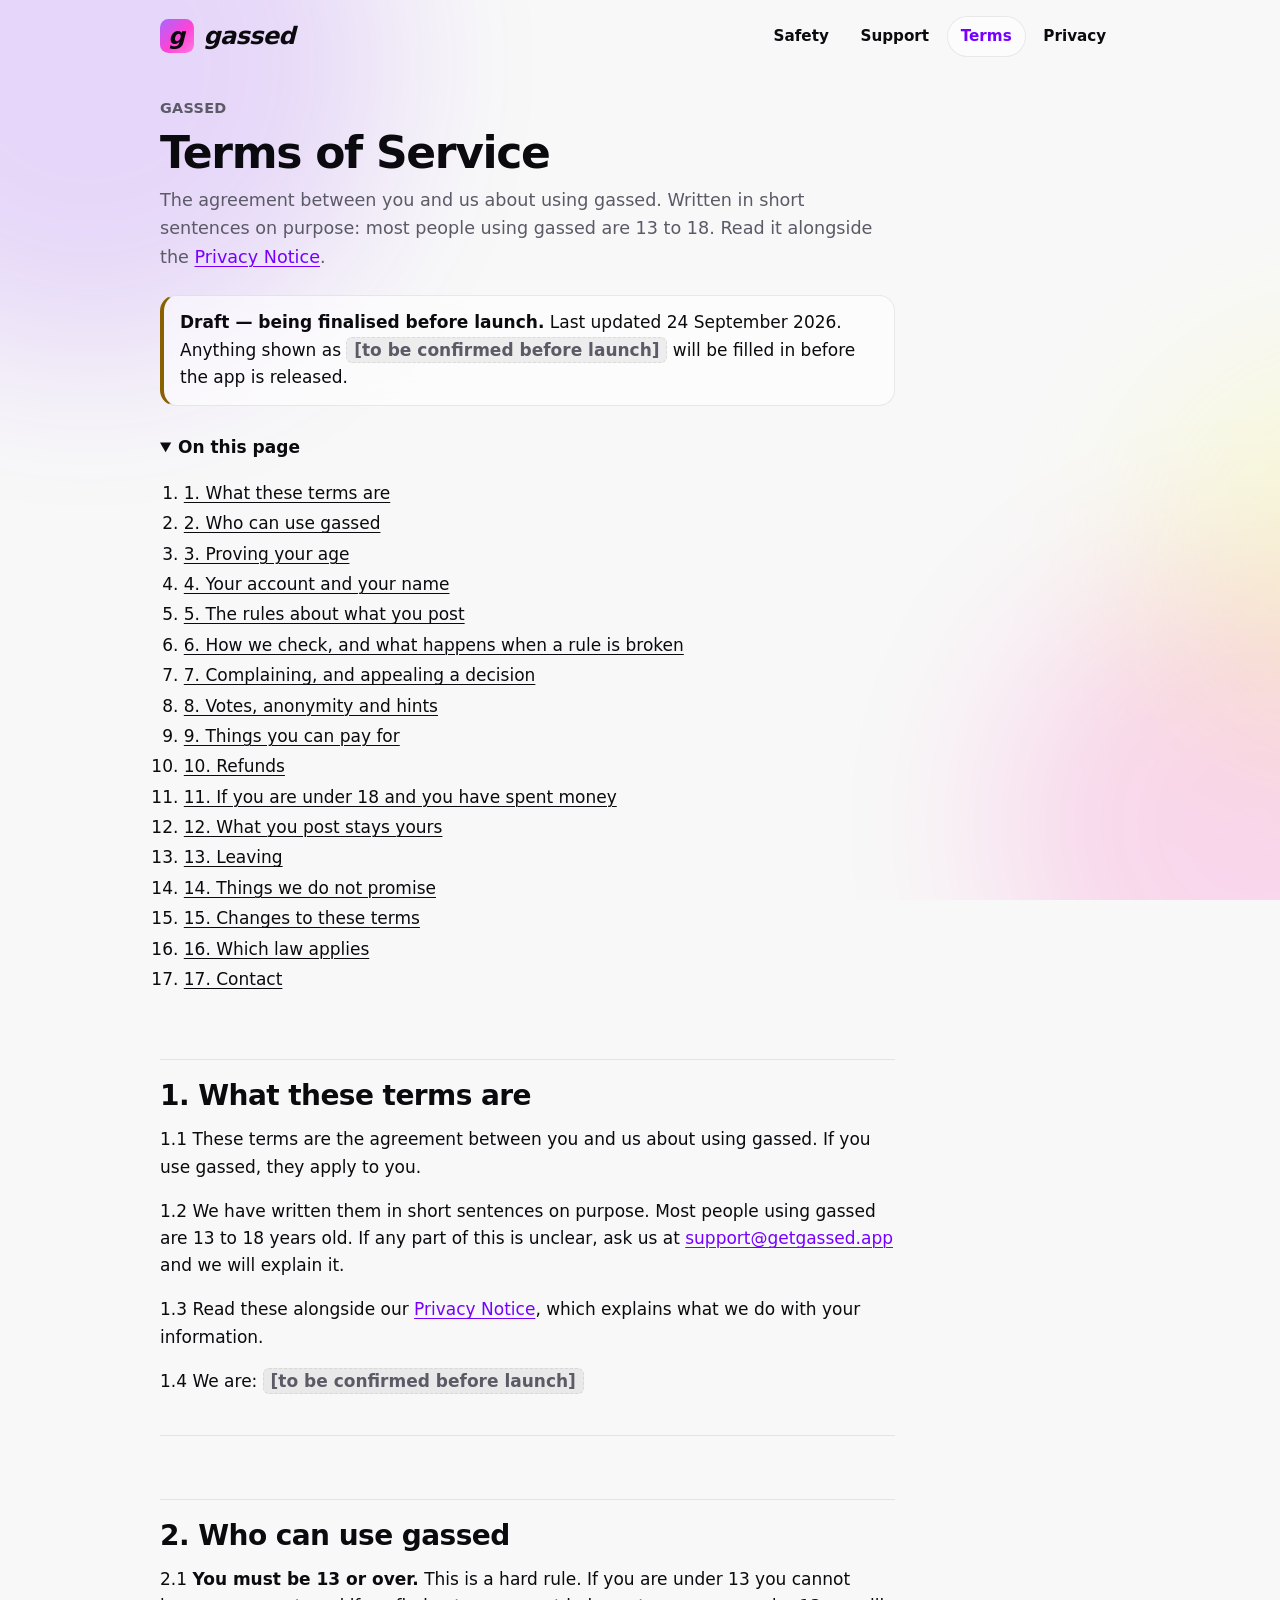
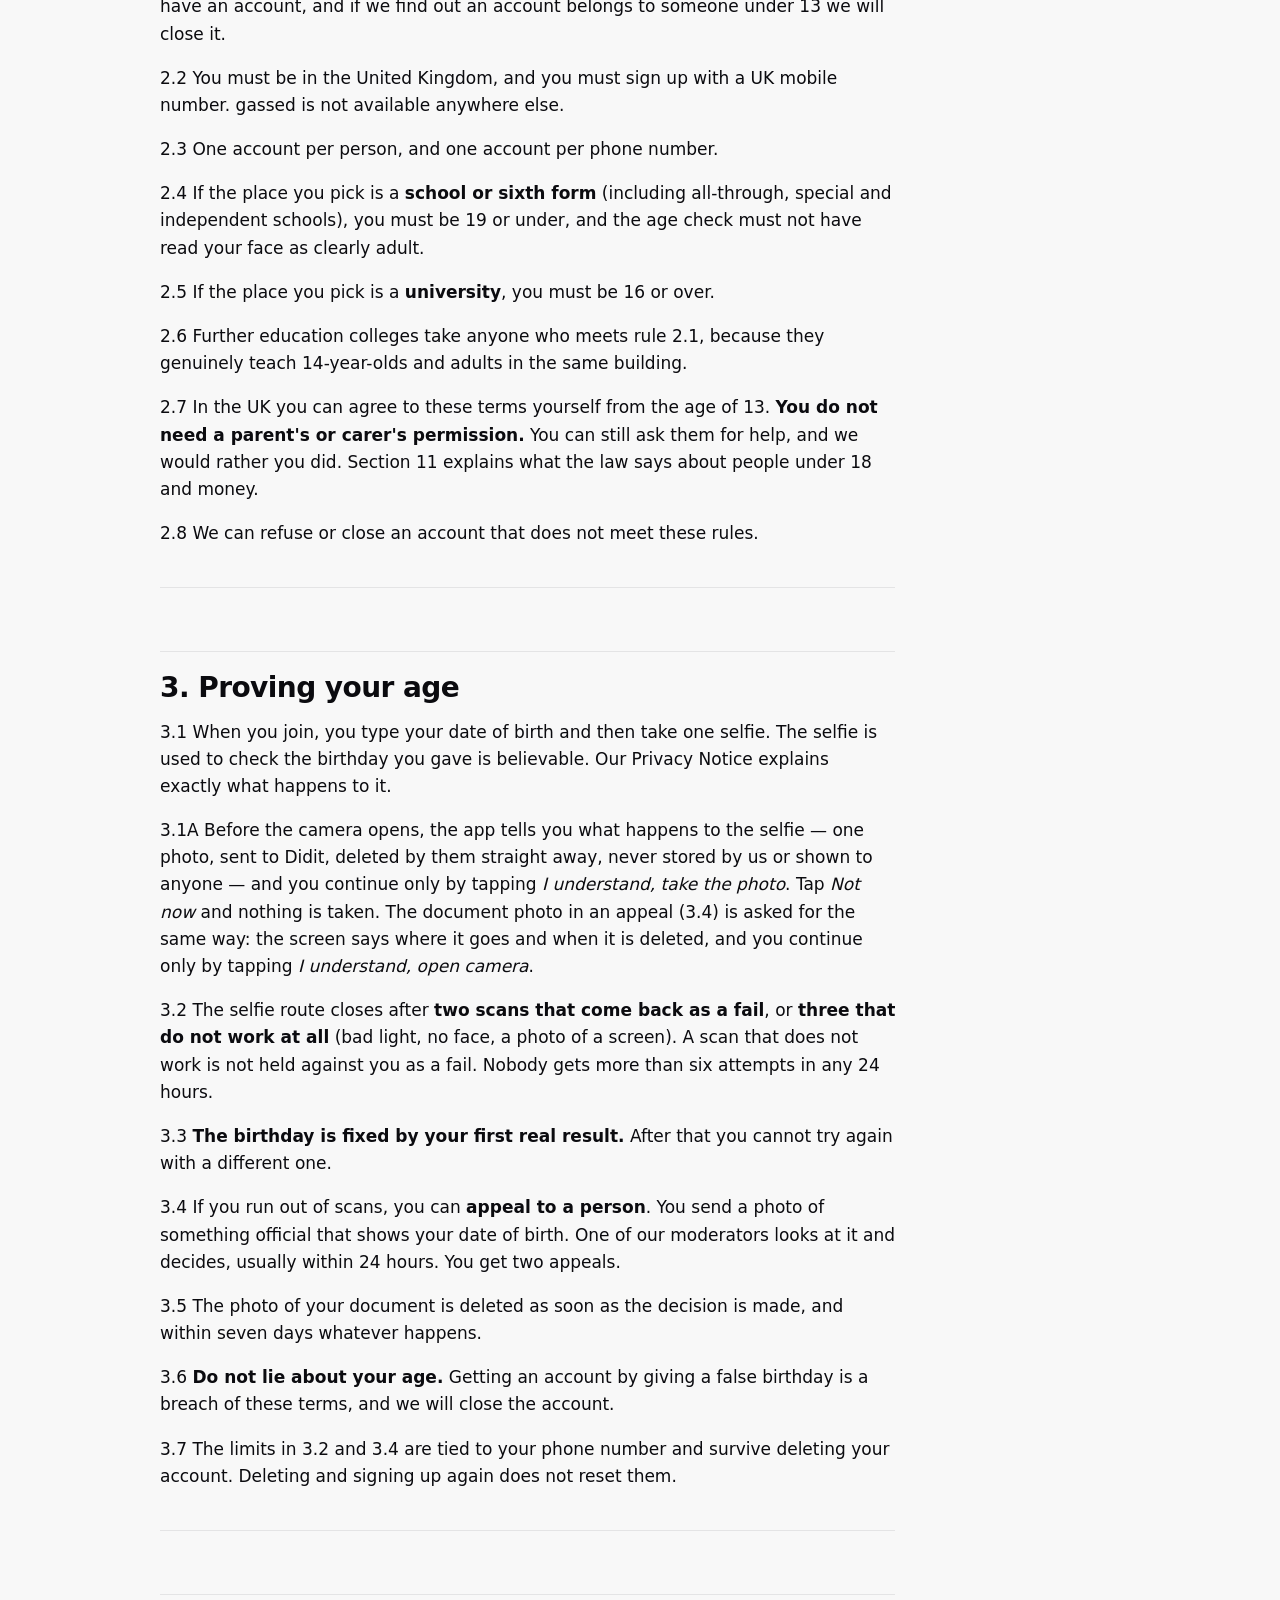
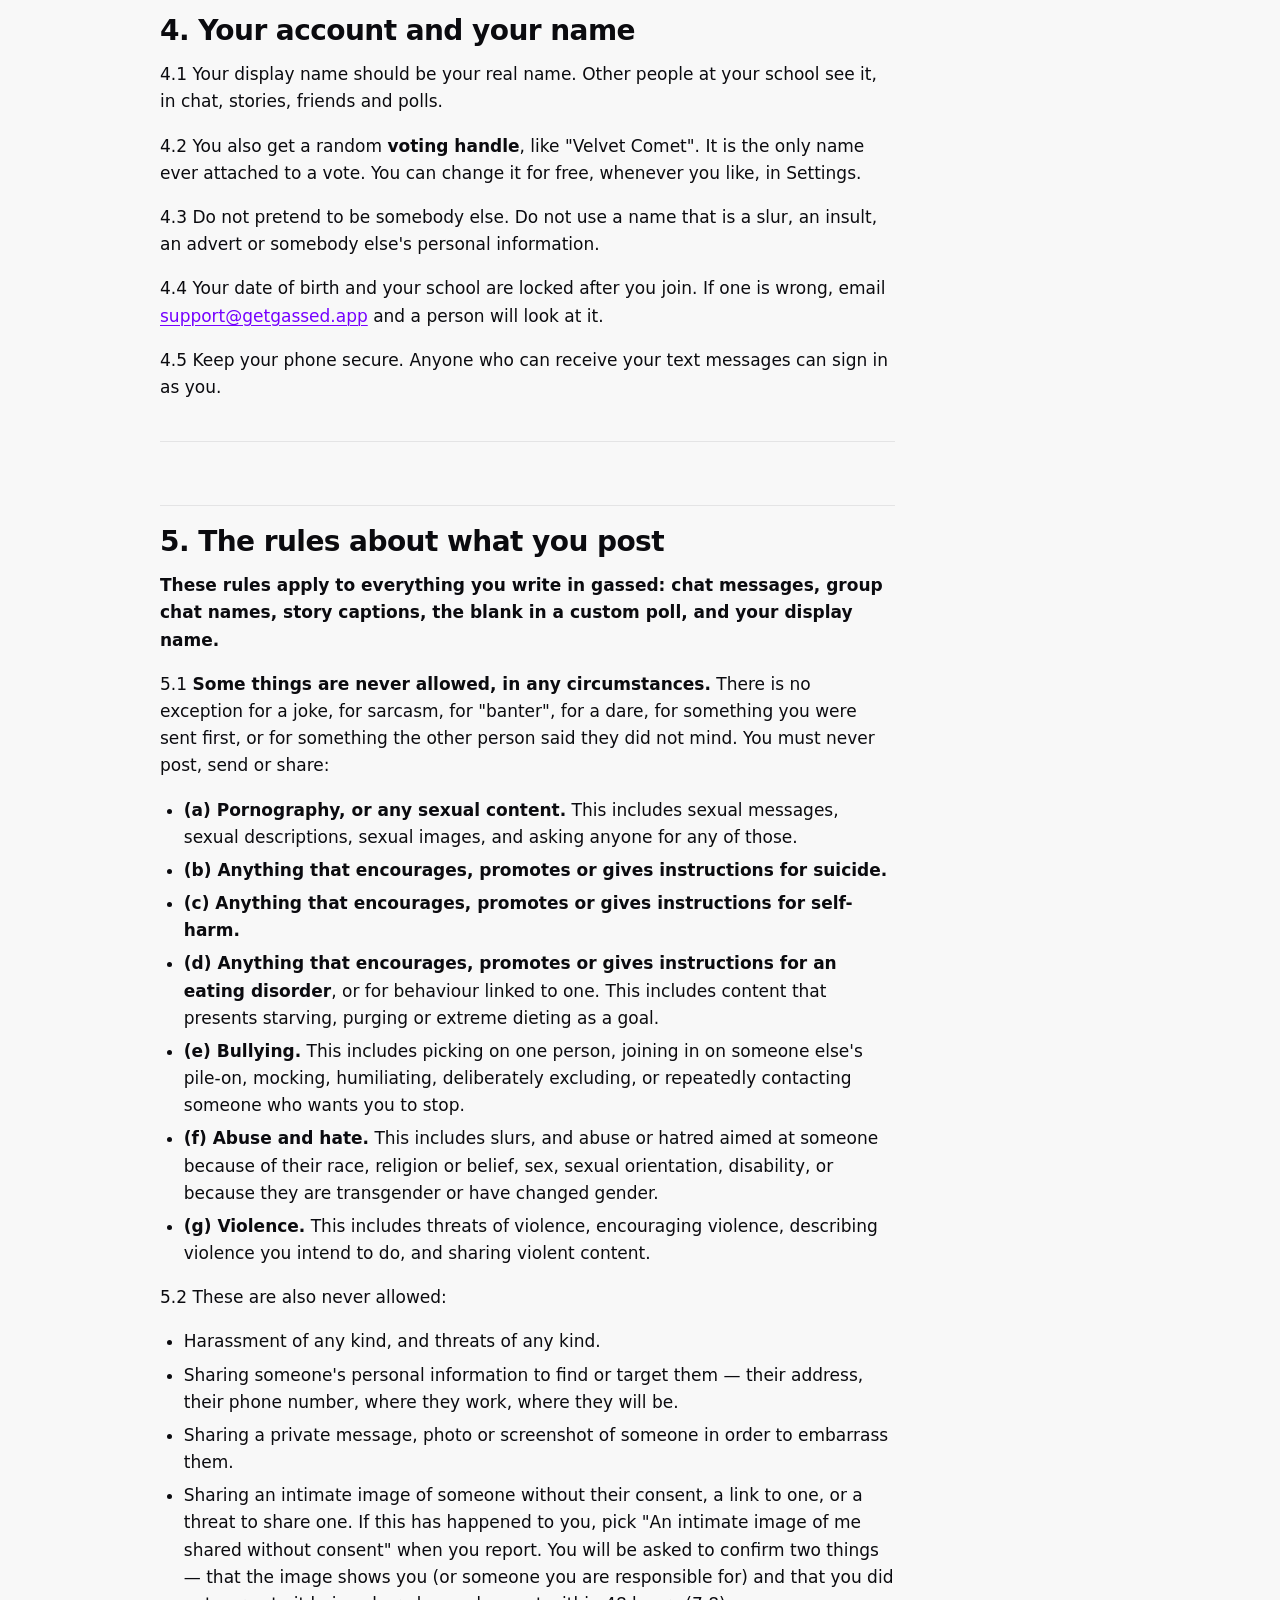
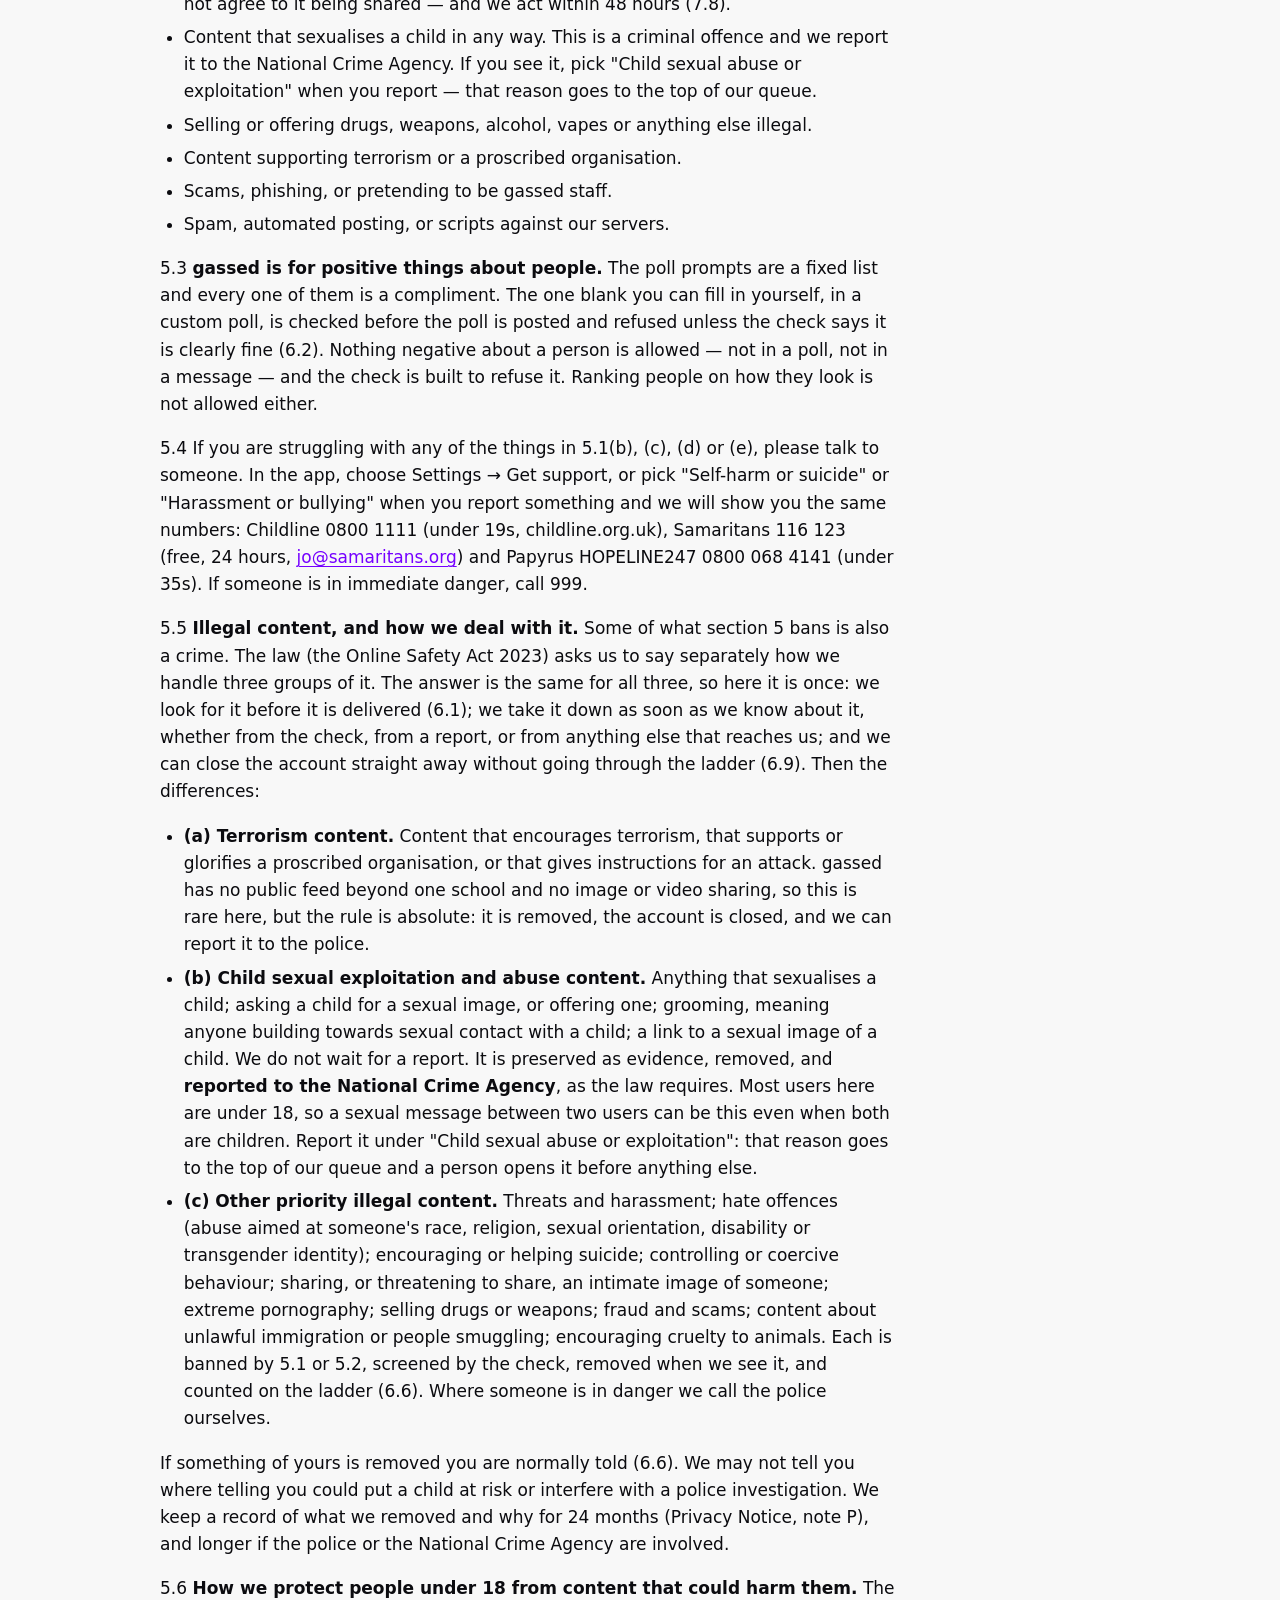
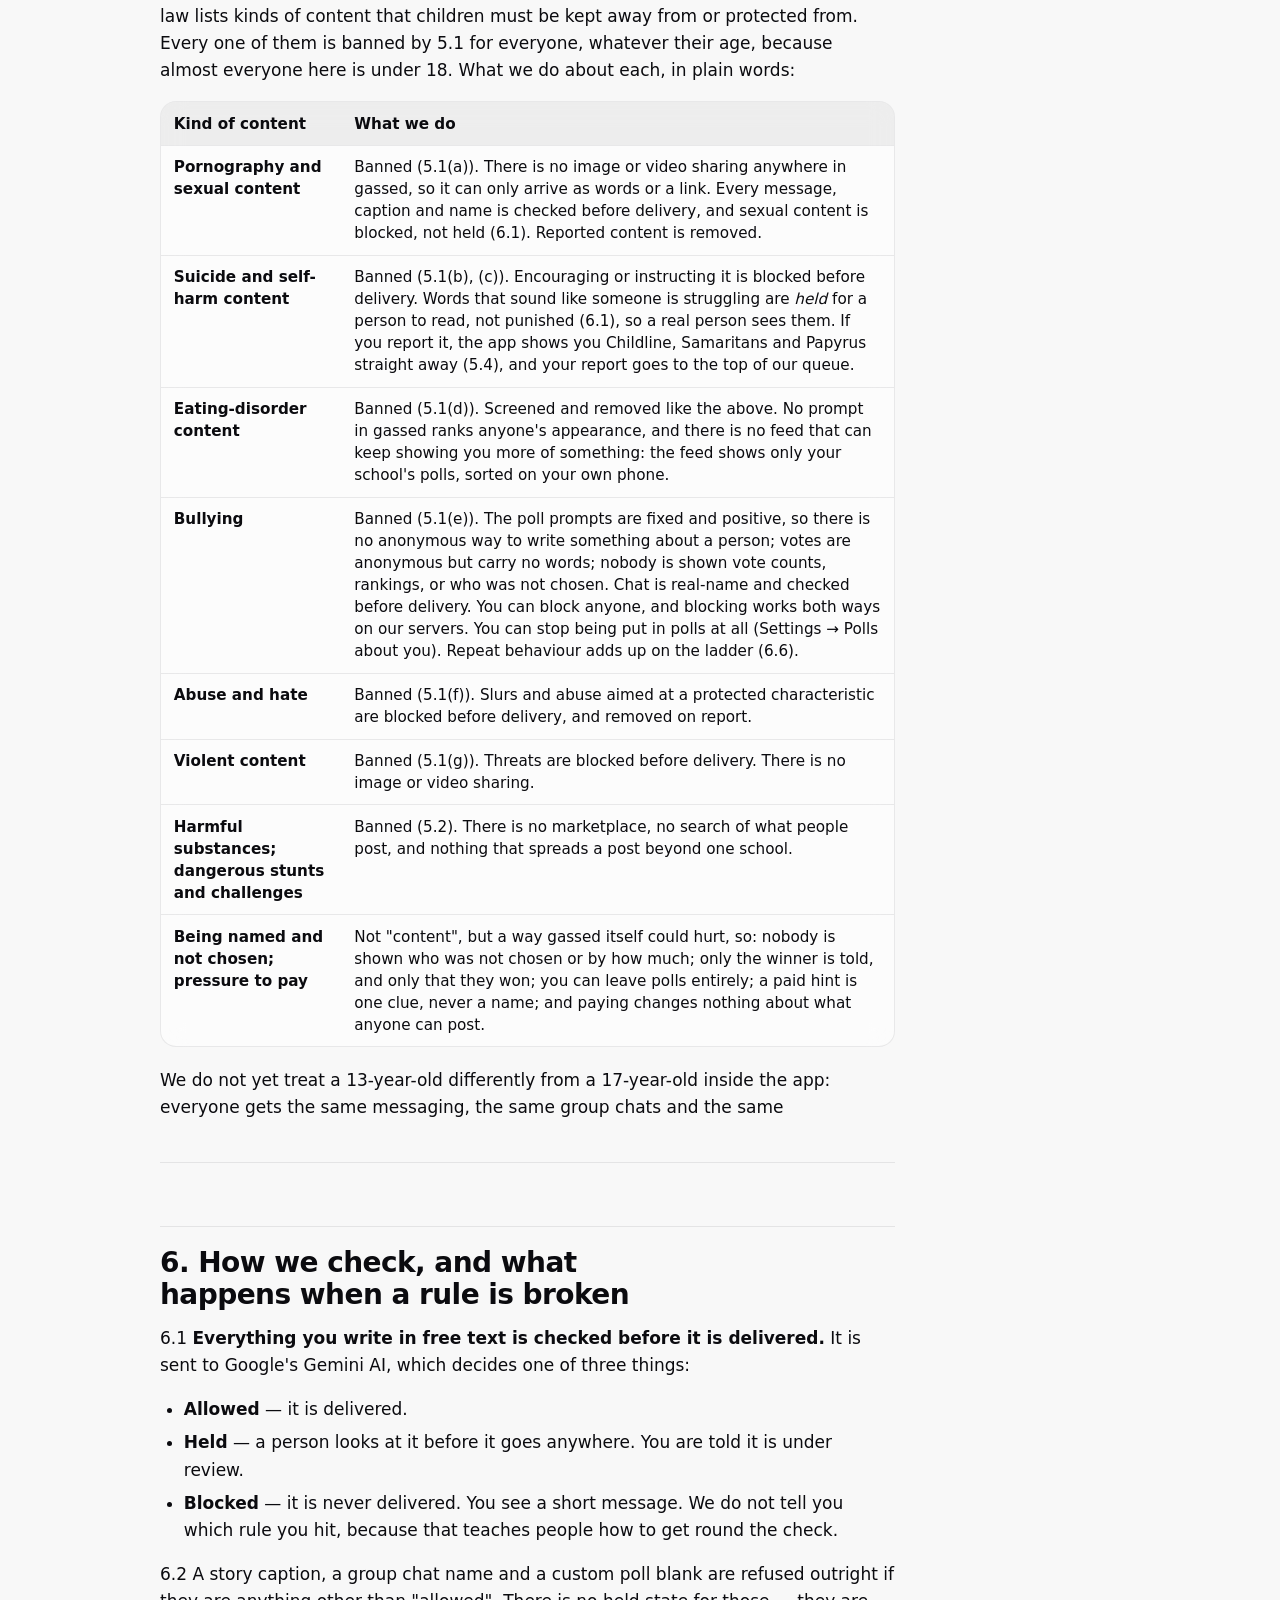
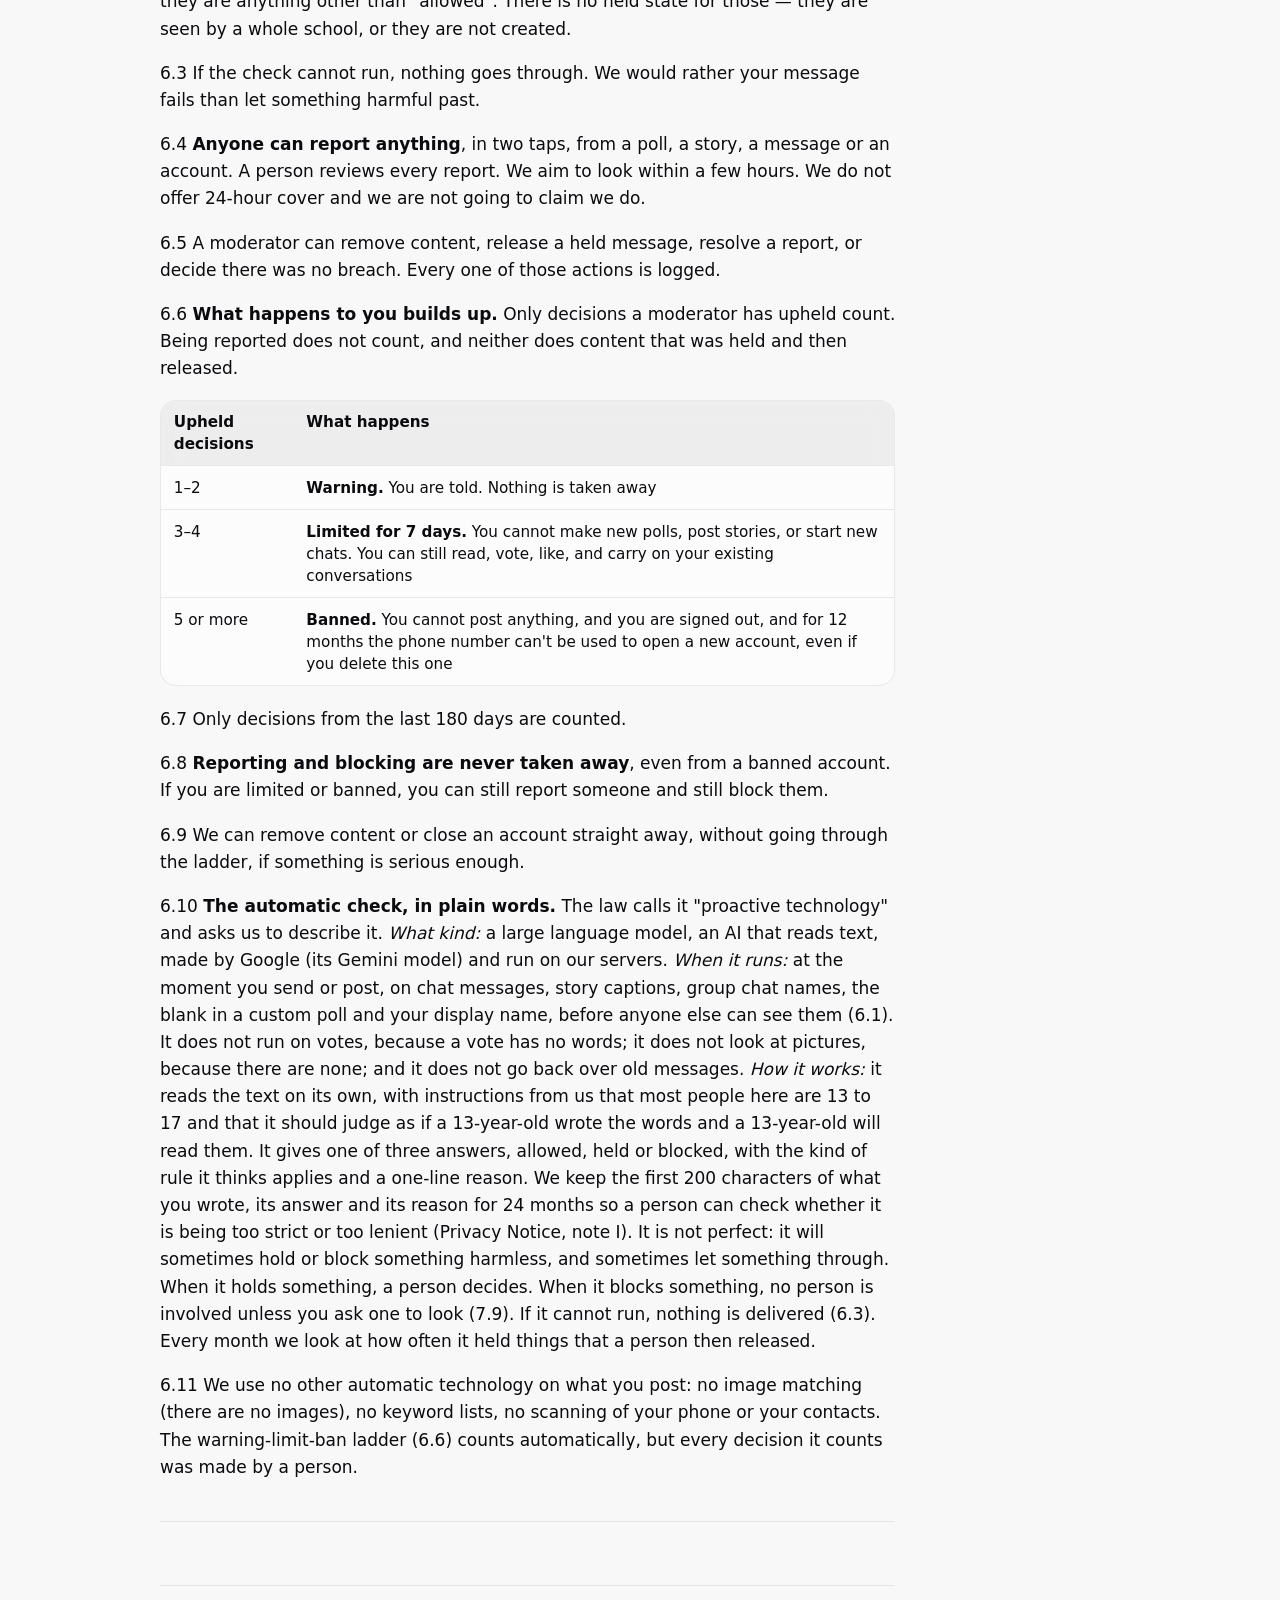
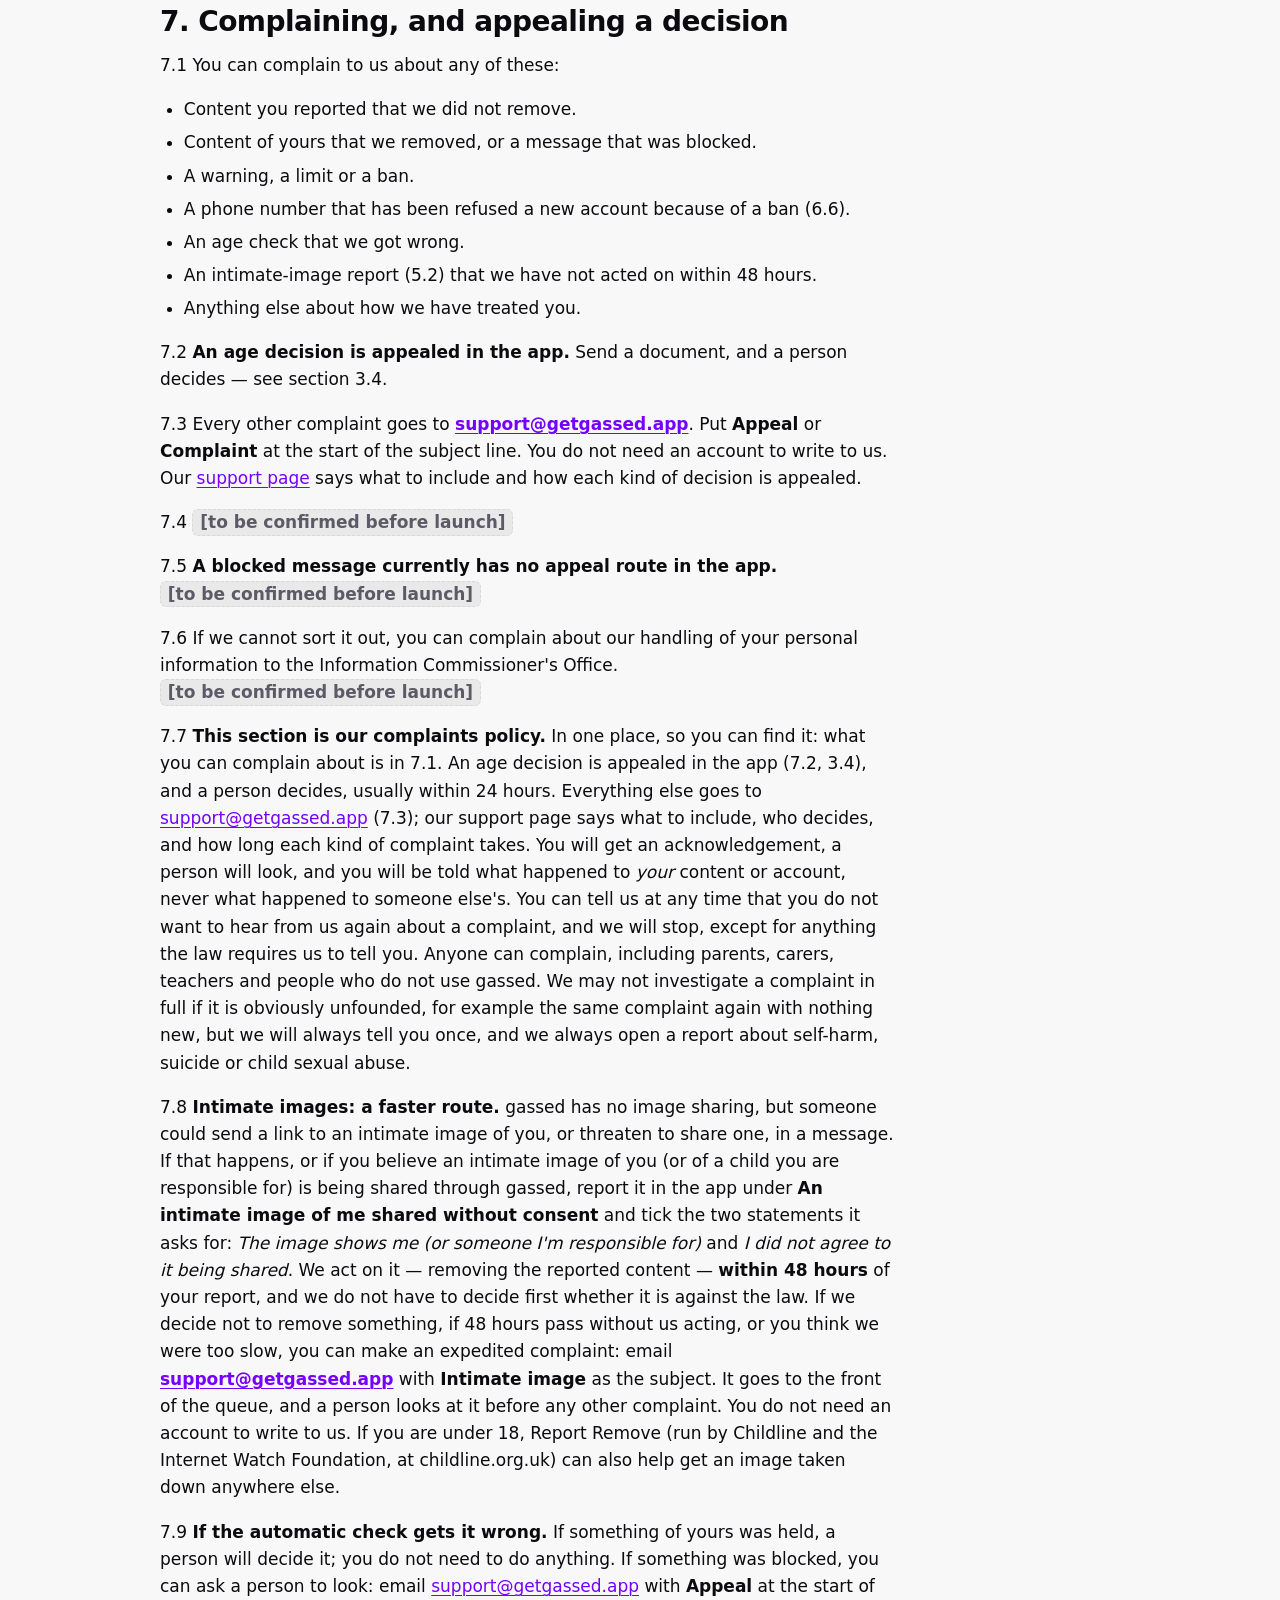
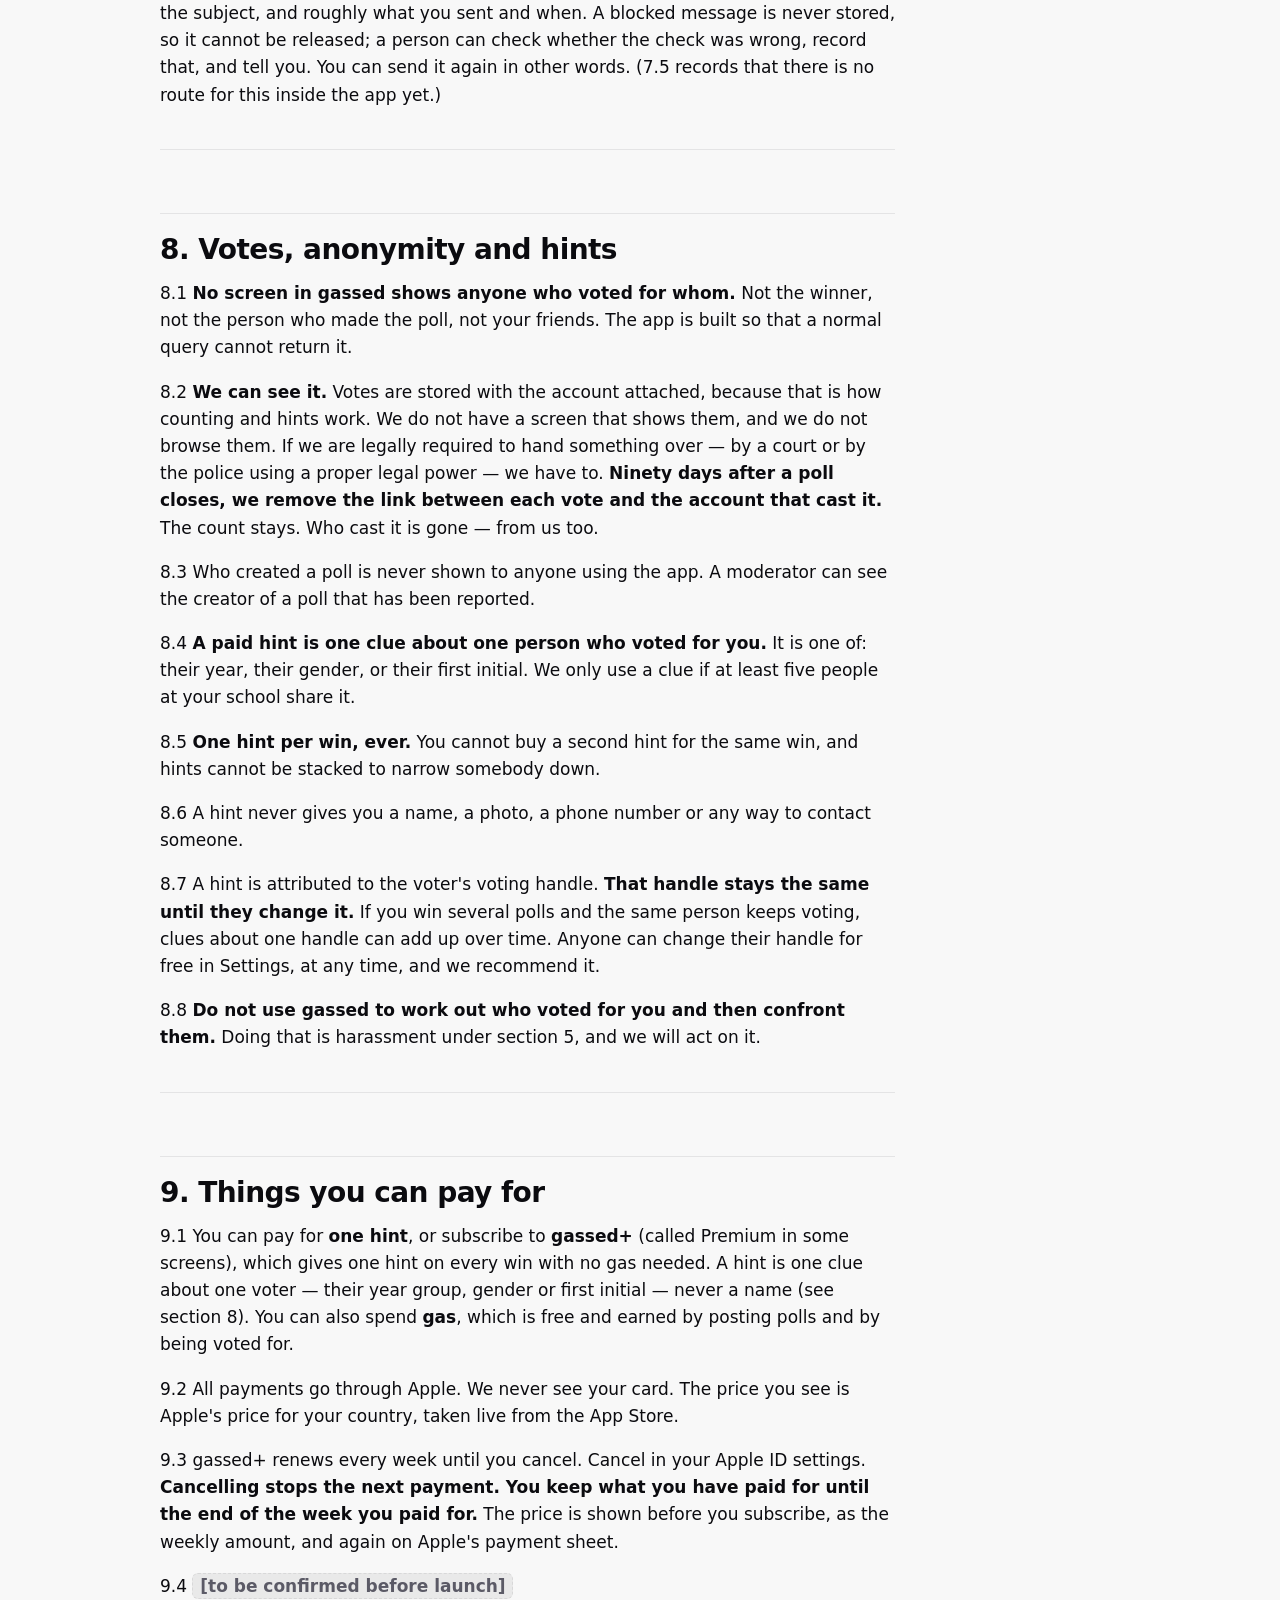
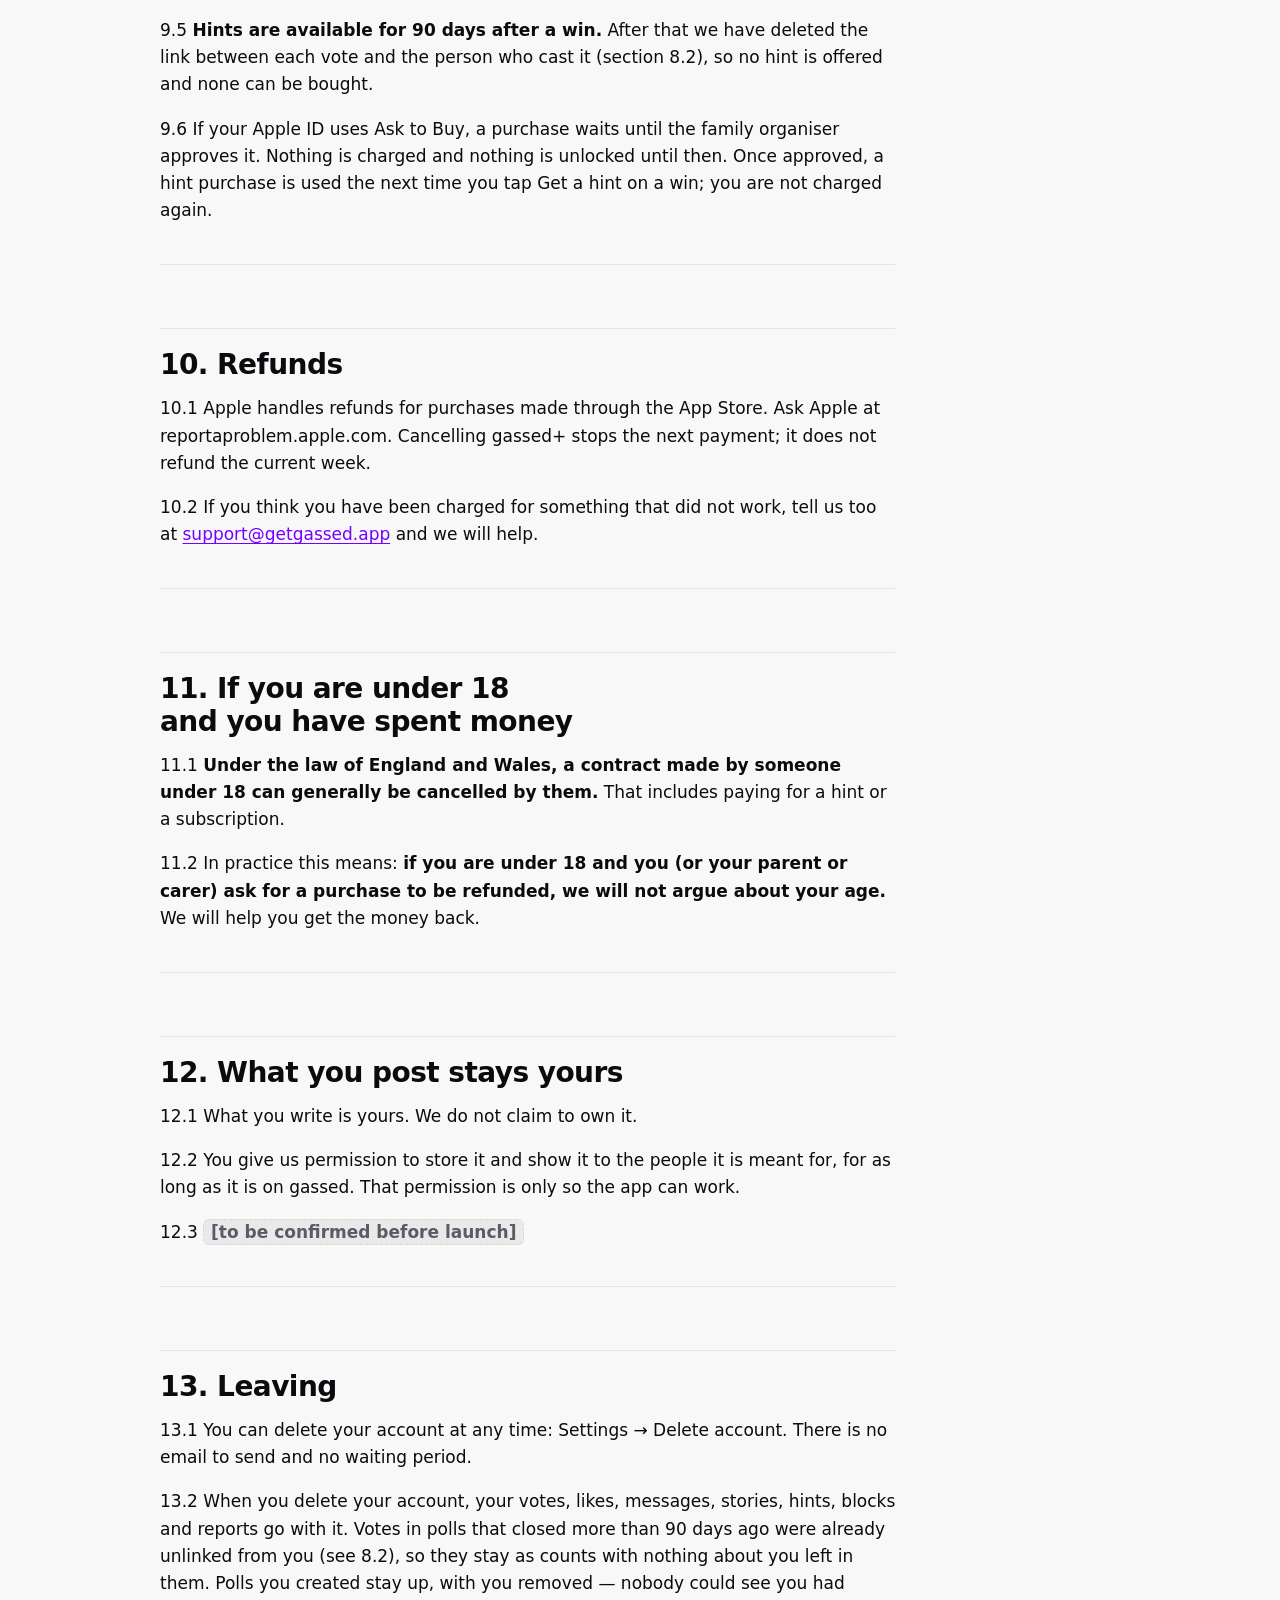
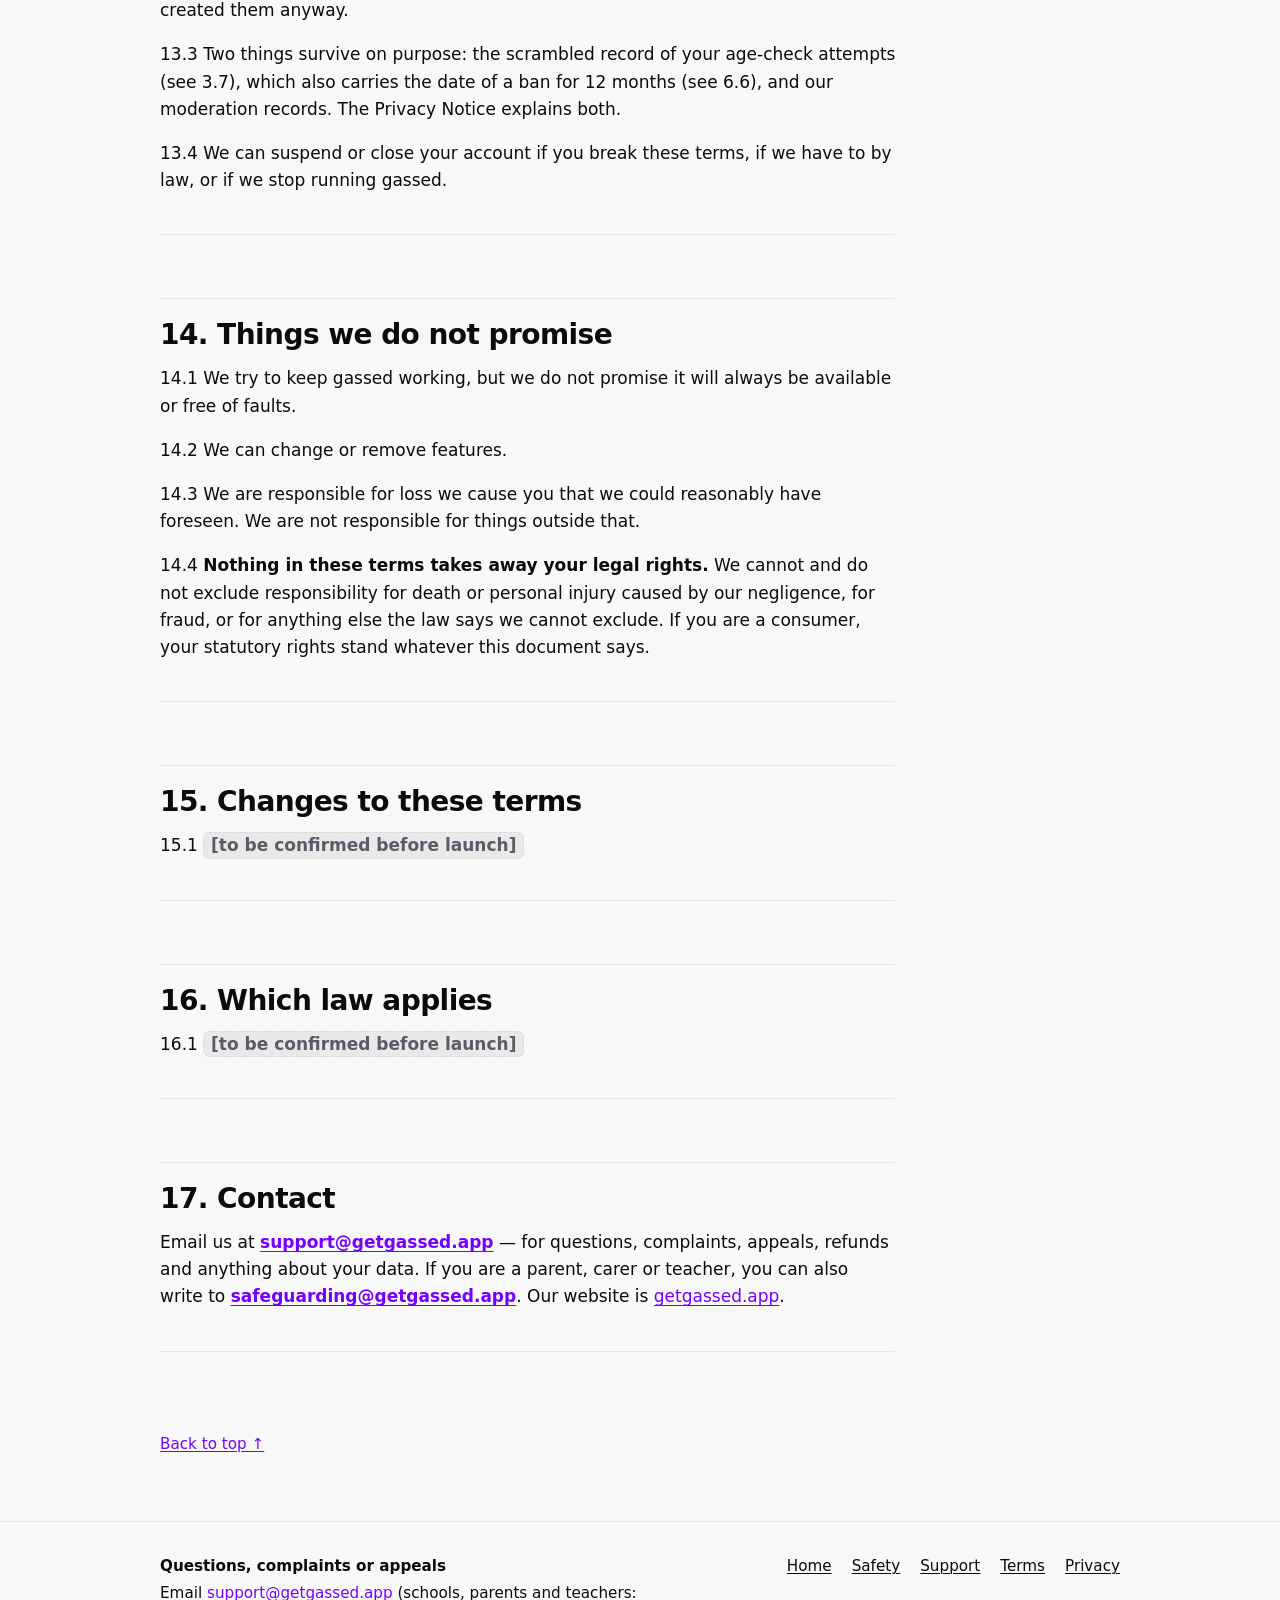
<file: terms/index.html>
<!doctype html>
<html lang="en-GB">
<head>
<meta charset="utf-8">
<meta name="viewport" content="width=device-width, initial-scale=1">
<title>Terms of Service — gassed</title>
<meta name="description" content="The gassed Terms of Service: who can use the app, the rules about what you post, how we moderate, votes and anonymity, payments, and how to complain.">
<meta name="color-scheme" content="dark light">
<meta name="theme-color" content="#161616" media="(prefers-color-scheme: dark)">
<meta name="theme-color" content="#f8f8f8" media="(prefers-color-scheme: light)">
<meta name="referrer" content="strict-origin-when-cross-origin">
<link rel="canonical" href="https://getgassed.app/terms/">
<link rel="icon" href="/favicon.svg" type="image/svg+xml">
<link rel="stylesheet" href="/assets/site.css">
<meta property="og:site_name" content="gassed">
<meta property="og:type" content="website">
<meta property="og:title" content="Terms of Service — gassed">
<meta property="og:description" content="The gassed Terms of Service: who can use the app, the rules about what you post, how we moderate, votes and anonymity, payments, and how to complain.">
<meta property="og:url" content="https://getgassed.app/terms/">
</head>
<body class="">
<a class="skip" href="#main">Skip to content</a>
<div class="glow" aria-hidden="true"><i></i><i></i><i></i></div>
<header class="site-header">
  <div class="wrap">
    <a class="brand" href="/" aria-label="gassed home"><svg class="mark" viewBox="0 0 64 64" aria-hidden="true" focusable="false"><defs><linearGradient id="gm" x1="0" y1="0" x2="1" y2="1"><stop offset="0" stop-color="#A866FF"/><stop offset=".55" stop-color="#FF43D6"/><stop offset="1" stop-color="#FF7AE0"/></linearGradient></defs><rect width="64" height="64" rx="16" fill="url(#gm)"/><text x="31" y="47" font-family="system-ui,-apple-system,'Segoe UI',Roboto,Arial,sans-serif" font-weight="800" font-style="italic" font-size="44" fill="#0B0B0F" text-anchor="middle">g</text></svg><span>gassed</span></a>
    <nav class="site-nav" aria-label="Main"><a href="/safety/">Safety</a><a href="/support/">Support</a><a href="/terms/" aria-current="page">Terms</a><a href="/privacy/">Privacy</a></nav>
  </div>
</header>
<main id="main" class="wrap">
<div class="doc-head prose">
  <p class="eyebrow">gassed</p>
  <h1>Terms of Service</h1>
  <p class="intro">The agreement between you and us about using gassed. Written in short sentences on purpose: most people using gassed are 13 to 18. Read it alongside the <a href="/privacy/">Privacy Notice</a>.</p>
</div>
<div class="banner" role="note"><p><strong>Draft — being finalised before launch.</strong> Last updated 24 September 2026. Anything shown as <span class="tbc">[to be confirmed before launch]</span> will be filled in before the app is released.</p></div>

<details class="toc" open>
<summary>On this page</summary>
<ol>
<li><a href="#1-what-these-terms-are">1. What these terms are</a></li>
<li><a href="#2-who-can-use-gassed">2. Who can use gassed</a></li>
<li><a href="#3-proving-your-age">3. Proving your age</a></li>
<li><a href="#4-your-account-and-your-name">4. Your account and your name</a></li>
<li><a href="#5-the-rules-about-what-you-post">5. The rules about what you post</a></li>
<li><a href="#6-how-we-check-and-what-happens-when-a-rule-is-broken">6. How we check, and what happens when a rule is broken</a></li>
<li><a href="#7-complaining-and-appealing-a-decision">7. Complaining, and appealing a decision</a></li>
<li><a href="#8-votes-anonymity-and-hints">8. Votes, anonymity and hints</a></li>
<li><a href="#9-things-you-can-pay-for">9. Things you can pay for</a></li>
<li><a href="#10-refunds">10. Refunds</a></li>
<li><a href="#11-if-you-are-under-18-and-you-have-spent-money">11. If you are under 18 and you have spent money</a></li>
<li><a href="#12-what-you-post-stays-yours">12. What you post stays yours</a></li>
<li><a href="#13-leaving">13. Leaving</a></li>
<li><a href="#14-things-we-do-not-promise">14. Things we do not promise</a></li>
<li><a href="#15-changes-to-these-terms">15. Changes to these terms</a></li>
<li><a href="#16-which-law-applies">16. Which law applies</a></li>
<li><a href="#17-contact">17. Contact</a></li>
</ol>
</details>
<article class="doc prose">
<h2 id="1-what-these-terms-are">1. What these terms are</h2>
<p>1.1 These terms are the agreement between you and us about using gassed. If you
use gassed, they apply to you.</p>
<p>1.2 We have written them in short sentences on purpose. Most people using gassed
are 13 to 18 years old. If any part of this is unclear, ask us at
<a href="mailto:support@getgassed.app">support@getgassed.app</a> and we will explain it.</p>
<p>1.3 Read these alongside our <a href="/privacy/">Privacy Notice</a>, which explains what we do with your information.</p>
<p>1.4 We are: <span class="tbc">[to be confirmed before launch]</span></p>
<hr>
<h2 id="2-who-can-use-gassed">2. Who can use gassed</h2>
<p>2.1 <strong>You must be 13 or over.</strong> This is a hard rule. If you are under 13 you
cannot have an account, and if we find out an account belongs to someone under
13 we will close it.</p>
<p>2.2 You must be in the United Kingdom, and you must sign up with a UK mobile
number. gassed is not available anywhere else.</p>
<p>2.3 One account per person, and one account per phone number.</p>
<p>2.4 If the place you pick is a <strong>school or sixth form</strong> (including all-through,
special and independent schools), you must be 19 or under, and the age check
must not have read your face as clearly adult.</p>
<p>2.5 If the place you pick is a <strong>university</strong>, you must be 16 or over.</p>
<p>2.6 Further education colleges take anyone who meets rule 2.1, because they
genuinely teach 14-year-olds and adults in the same building.</p>
<p>2.7 In the UK you can agree to these terms yourself from the age of 13. <strong>You do
not need a parent&#39;s or carer&#39;s permission.</strong> You can still ask them for help,
and we would rather you did. Section 11 explains what the law says about people
under 18 and money.</p>
<p>2.8 We can refuse or close an account that does not meet these rules.</p>
<hr>
<h2 id="3-proving-your-age">3. Proving your age</h2>
<p>3.1 When you join, you type your date of birth and then take one selfie. The
selfie is used to check the birthday you gave is believable. Our Privacy Notice
explains exactly what happens to it.</p>
<p>3.1A Before the camera opens, the app tells you what happens to the selfie —
one photo, sent to Didit, deleted by them straight away, never stored by us or
shown to anyone — and you continue only by tapping <em>I understand, take the
photo</em>. Tap <em>Not now</em> and nothing is taken. The document photo in an appeal
(3.4) is asked for the same way: the screen says where it goes and when it is
deleted, and you continue only by tapping <em>I understand, open camera</em>.</p>
<p>3.2 The selfie route closes after <strong>two scans that come back as a fail</strong>, or
<strong>three that do not work at all</strong> (bad light, no face, a photo of a screen). A
scan that does not work is not held against you as a fail. Nobody gets more than
six attempts in any 24 hours.</p>
<p>3.3 <strong>The birthday is fixed by your first real result.</strong> After that you cannot
try again with a different one.</p>
<p>3.4 If you run out of scans, you can <strong>appeal to a person</strong>. You send a photo of
something official that shows your date of birth. One of our moderators looks at
it and decides, usually within 24 hours. You get two appeals.</p>
<p>3.5 The photo of your document is deleted as soon as the decision is made, and
within seven days whatever happens.</p>
<p>3.6 <strong>Do not lie about your age.</strong> Getting an account by giving a false birthday
is a breach of these terms, and we will close the account.</p>
<p>3.7 The limits in 3.2 and 3.4 are tied to your phone number and survive deleting
your account. Deleting and signing up again does not reset them.</p>
<hr>
<h2 id="4-your-account-and-your-name">4. Your account and your name</h2>
<p>4.1 Your display name should be your real name. Other people at your school see
it, in chat, stories, friends and polls.</p>
<p>4.2 You also get a random <strong>voting handle</strong>, like &quot;Velvet Comet&quot;. It is the only
name ever attached to a vote. You can change it for free, whenever you like, in
Settings.</p>
<p>4.3 Do not pretend to be somebody else. Do not use a name that is a slur, an
insult, an advert or somebody else&#39;s personal information.</p>
<p>4.4 Your date of birth and your school are locked after you join. If one is
wrong, email <a href="mailto:support@getgassed.app">support@getgassed.app</a> and a person will look at it.</p>
<p>4.5 Keep your phone secure. Anyone who can receive your text messages can sign
in as you.</p>
<hr>
<h2 id="5-the-rules-about-what-you-post">5. The rules about what you post</h2>
<p><strong>These rules apply to everything you write in gassed: chat messages, group
chat names, story captions, the blank in a custom poll, and your display name.</strong></p>
<p>5.1 <strong>Some things are never allowed, in any circumstances.</strong> There is no
exception for a joke, for sarcasm, for &quot;banter&quot;, for a dare, for something you
were sent first, or for something the other person said they did not mind. You
must never post, send or share:</p>
<ul>
<li><strong>(a) Pornography, or any sexual content.</strong> This includes sexual messages,
sexual descriptions, sexual images, and asking anyone for any of those.</li>
<li><strong>(b) Anything that encourages, promotes or gives instructions for suicide.</strong></li>
<li><strong>(c) Anything that encourages, promotes or gives instructions for self-harm.</strong></li>
<li><strong>(d) Anything that encourages, promotes or gives instructions for an eating
disorder</strong>, or for behaviour linked to one. This includes content that
presents starving, purging or extreme dieting as a goal.</li>
<li><strong>(e) Bullying.</strong> This includes picking on one person, joining in on someone
else&#39;s pile-on, mocking, humiliating, deliberately excluding, or repeatedly
contacting someone who wants you to stop.</li>
<li><strong>(f) Abuse and hate.</strong> This includes slurs, and abuse or hatred aimed at
someone because of their race, religion or belief, sex, sexual orientation,
disability, or because they are transgender or have changed gender.</li>
<li><strong>(g) Violence.</strong> This includes threats of violence, encouraging violence,
describing violence you intend to do, and sharing violent content.</li>
</ul>
<p>5.2 These are also never allowed:</p>
<ul>
<li>Harassment of any kind, and threats of any kind.</li>
<li>Sharing someone&#39;s personal information to find or target them — their
address, their phone number, where they work, where they will be.</li>
<li>Sharing a private message, photo or screenshot of someone in order to
embarrass them.</li>
<li>Sharing an intimate image of someone without their consent, a link to one,
or a threat to share one. If this has happened to you, pick &quot;An intimate
image of me shared without consent&quot; when you report. You will be asked to
confirm two things — that the image shows you (or someone you are
responsible for) and that you did not agree to it being shared — and we act
within 48 hours (7.8).</li>
<li>Content that sexualises a child in any way. This is a criminal offence and we
report it to the National Crime Agency. If you see it, pick &quot;Child sexual
abuse or exploitation&quot; when you report — that reason goes to the top of our
queue.</li>
<li>Selling or offering drugs, weapons, alcohol, vapes or anything else illegal.</li>
<li>Content supporting terrorism or a proscribed organisation.</li>
<li>Scams, phishing, or pretending to be gassed staff.</li>
<li>Spam, automated posting, or scripts against our servers.</li>
</ul>
<p>5.3 <strong>gassed is for positive things about people.</strong> The poll prompts are a fixed
list and every one of them is a compliment. The one blank you can fill in
yourself, in a custom poll, is checked before the poll is posted and refused
unless the check says it is clearly fine (6.2). Nothing negative about a person
is allowed — not in a poll, not in a message — and the check is built to refuse
it. Ranking people on how they look is not allowed either.</p>
<p>5.4 If you are struggling with any of the things in 5.1(b), (c), (d) or (e),
please talk to someone. In the app, choose Settings → Get support, or pick
&quot;Self-harm or suicide&quot; or &quot;Harassment or bullying&quot; when you report something
and we will show you the same numbers: Childline 0800 1111 (under 19s,
childline.org.uk), Samaritans 116 123 (free, 24 hours, <a href="mailto:jo@samaritans.org">jo@samaritans.org</a>) and
Papyrus HOPELINE247 0800 068 4141 (under 35s). If someone is in immediate
danger, call 999.</p>
<p>5.5 <strong>Illegal content, and how we deal with it.</strong> Some of what section 5 bans
is also a crime. The law (the Online Safety Act 2023) asks us to say
separately how we handle three groups of it. The answer is the same for all
three, so here it is once: we look for it before it is delivered (6.1); we
take it down as soon as we know about it, whether from the check, from a
report, or from anything else that reaches us; and we can close the account
straight away without going through the ladder (6.9). Then the differences:</p>
<ul>
<li><strong>(a) Terrorism content.</strong> Content that encourages terrorism, that supports
or glorifies a proscribed organisation, or that gives instructions for an
attack. gassed has no public feed beyond one school and no image or video
sharing, so this is rare here, but the rule is absolute: it is removed, the
account is closed, and we can report it to the police.</li>
<li><strong>(b) Child sexual exploitation and abuse content.</strong> Anything that
sexualises a child; asking a child for a sexual image, or offering one;
grooming, meaning anyone building towards sexual contact with a child; a
link to a sexual image of a child. We do not wait for a report. It is
preserved as evidence, removed, and <strong>reported to the National Crime
Agency</strong>, as the law requires. Most users here are under 18, so a sexual
message between two users can be this even when both are children. Report it
under &quot;Child sexual abuse or exploitation&quot;: that reason goes to the top of
our queue and a person opens it before anything else.</li>
<li><strong>(c) Other priority illegal content.</strong> Threats and harassment; hate
offences (abuse aimed at someone&#39;s race, religion, sexual orientation,
disability or transgender identity); encouraging or helping suicide;
controlling or coercive behaviour; sharing, or threatening to share, an
intimate image of someone; extreme pornography; selling drugs or weapons;
fraud and scams; content about unlawful immigration or people smuggling;
encouraging cruelty to animals. Each is banned by 5.1 or 5.2, screened by
the check, removed when we see it, and counted on the ladder (6.6). Where
someone is in danger we call the police ourselves.</li>
</ul>
<p>If something of yours is removed you are normally told (6.6). We may not tell
you where telling you could put a child at risk or interfere with a police
investigation. We keep a record of what we removed and why for 24 months
(Privacy Notice, note P), and longer if the police or the National Crime
Agency are involved.</p>
<p>5.6 <strong>How we protect people under 18 from content that could harm them.</strong> The
law lists kinds of content that children must be kept away from or protected
from. Every one of them is banned by 5.1 for everyone, whatever their age,
because almost everyone here is under 18. What we do about each, in plain
words:</p>
<div class="table-wrap"><table>
<thead>
<tr>
<th>Kind of content</th>
<th>What we do</th>
</tr>
</thead>
<tbody><tr>
<td><strong>Pornography and sexual content</strong></td>
<td>Banned (5.1(a)). There is no image or video sharing anywhere in gassed, so it can only arrive as words or a link. Every message, caption and name is checked before delivery, and sexual content is blocked, not held (6.1). Reported content is removed.</td>
</tr>
<tr>
<td><strong>Suicide and self-harm content</strong></td>
<td>Banned (5.1(b), (c)). Encouraging or instructing it is blocked before delivery. Words that sound like someone is struggling are <em>held</em> for a person to read, not punished (6.1), so a real person sees them. If you report it, the app shows you Childline, Samaritans and Papyrus straight away (5.4), and your report goes to the top of our queue.</td>
</tr>
<tr>
<td><strong>Eating-disorder content</strong></td>
<td>Banned (5.1(d)). Screened and removed like the above. No prompt in gassed ranks anyone&#39;s appearance, and there is no feed that can keep showing you more of something: the feed shows only your school&#39;s polls, sorted on your own phone.</td>
</tr>
<tr>
<td><strong>Bullying</strong></td>
<td>Banned (5.1(e)). The poll prompts are fixed and positive, so there is no anonymous way to write something about a person; votes are anonymous but carry no words; nobody is shown vote counts, rankings, or who was not chosen. Chat is real-name and checked before delivery. You can block anyone, and blocking works both ways on our servers. You can stop being put in polls at all (Settings → Polls about you). Repeat behaviour adds up on the ladder (6.6).</td>
</tr>
<tr>
<td><strong>Abuse and hate</strong></td>
<td>Banned (5.1(f)). Slurs and abuse aimed at a protected characteristic are blocked before delivery, and removed on report.</td>
</tr>
<tr>
<td><strong>Violent content</strong></td>
<td>Banned (5.1(g)). Threats are blocked before delivery. There is no image or video sharing.</td>
</tr>
<tr>
<td><strong>Harmful substances; dangerous stunts and challenges</strong></td>
<td>Banned (5.2). There is no marketplace, no search of what people post, and nothing that spreads a post beyond one school.</td>
</tr>
<tr>
<td><strong>Being named and not chosen; pressure to pay</strong></td>
<td>Not &quot;content&quot;, but a way gassed itself could hurt, so: nobody is shown who was not chosen or by how much; only the winner is told, and only that they won; you can leave polls entirely; a paid hint is one clue, never a name; and paying changes nothing about what anyone can post.</td>
</tr>
</tbody></table></div>
<p>We do not yet treat a 13-year-old differently from a 17-year-old inside the
app: everyone gets the same messaging, the same group chats and the same</p>
<hr>
<h2 id="6-how-we-check-and-what-happens-when-a-rule-is-broken">6. How we check, and what happens when a rule is broken</h2>
<p>6.1 <strong>Everything you write in free text is checked before it is delivered.</strong> It
is sent to Google&#39;s Gemini AI, which decides one of three things:</p>
<ul>
<li><strong>Allowed</strong> — it is delivered.</li>
<li><strong>Held</strong> — a person looks at it before it goes anywhere. You are told it is
under review.</li>
<li><strong>Blocked</strong> — it is never delivered. You see a short message. We do not tell
you which rule you hit, because that teaches people how to get round the
check.</li>
</ul>
<p>6.2 A story caption, a group chat name and a custom poll blank are refused
outright if they are anything other than &quot;allowed&quot;. There is no held state for
those — they are seen by a whole school, or they are not created.</p>
<p>6.3 If the check cannot run, nothing goes through. We would rather your message
fails than let something harmful past.</p>
<p>6.4 <strong>Anyone can report anything</strong>, in two taps, from a poll, a story, a message
or an account. A person reviews every report. We aim to look within a few hours.
We do not offer 24-hour cover and we are not going to claim we do.</p>
<p>6.5 A moderator can remove content, release a held message, resolve a report, or
decide there was no breach. Every one of those actions is logged.</p>
<p>6.6 <strong>What happens to you builds up.</strong> Only decisions a moderator has upheld
count. Being reported does not count, and neither does content that was held and
then released.</p>
<div class="table-wrap"><table>
<thead>
<tr>
<th>Upheld decisions</th>
<th>What happens</th>
</tr>
</thead>
<tbody><tr>
<td>1–2</td>
<td><strong>Warning.</strong> You are told. Nothing is taken away</td>
</tr>
<tr>
<td>3–4</td>
<td><strong>Limited for 7 days.</strong> You cannot make new polls, post stories, or start new chats. You can still read, vote, like, and carry on your existing conversations</td>
</tr>
<tr>
<td>5 or more</td>
<td><strong>Banned.</strong> You cannot post anything, and you are signed out, and for 12 months the phone number can&#39;t be used to open a new account, even if you delete this one</td>
</tr>
</tbody></table></div>
<p>6.7 Only decisions from the last 180 days are counted.</p>
<p>6.8 <strong>Reporting and blocking are never taken away</strong>, even from a banned account.
If you are limited or banned, you can still report someone and still block them.</p>
<p>6.9 We can remove content or close an account straight away, without going
through the ladder, if something is serious enough.</p>
<p>6.10 <strong>The automatic check, in plain words.</strong> The law calls it &quot;proactive
technology&quot; and asks us to describe it. <em>What kind:</em> a large language model,
an AI that reads text, made by Google (its Gemini model) and run on our
servers. <em>When it runs:</em> at the moment you send or post, on chat messages,
story captions, group chat names, the blank in a custom poll and your display
name, before anyone else can see them (6.1). It does not run on votes,
because a vote has no words; it does not look at pictures, because there are
none; and it does not go back over old messages. <em>How it works:</em> it reads the
text on its own, with instructions from us that most people here are 13 to 17
and that it should judge as if a 13-year-old wrote the words and a 13-year-old
will read them. It gives one of three answers, allowed, held or blocked, with
the kind of rule it thinks applies and a one-line reason. We keep the first
200 characters of what you wrote, its answer and its reason for 24 months so
a person can check whether it is being too strict or too lenient (Privacy
Notice, note I). It is not perfect: it will sometimes hold or block something
harmless, and sometimes let something through. When it holds something, a
person decides. When it blocks something, no person is involved unless you
ask one to look (7.9). If it cannot run, nothing is delivered (6.3). Every
month we look at how often it held things that a person then released.</p>
<p>6.11 We use no other automatic technology on what you post: no image
matching (there are no images), no keyword lists, no scanning of your phone
or your contacts. The warning-limit-ban ladder (6.6) counts automatically, but
every decision it counts was made by a person.</p>
<hr>
<h2 id="7-complaining-and-appealing-a-decision">7. Complaining, and appealing a decision</h2>
<p>7.1 You can complain to us about any of these:</p>
<ul>
<li>Content you reported that we did not remove.</li>
<li>Content of yours that we removed, or a message that was blocked.</li>
<li>A warning, a limit or a ban.</li>
<li>A phone number that has been refused a new account because of a ban (6.6).</li>
<li>An age check that we got wrong.</li>
<li>An intimate-image report (5.2) that we have not acted on within 48 hours.</li>
<li>Anything else about how we have treated you.</li>
</ul>
<p>7.2 <strong>An age decision is appealed in the app.</strong> Send a document, and a person
decides — see section 3.4.</p>
<p>7.3 Every other complaint goes to <strong><a href="mailto:support@getgassed.app">support@getgassed.app</a></strong>. Put <strong>Appeal</strong> or
<strong>Complaint</strong> at the start of the subject line. You do not need an account to
write to us. Our <a href="/support/">support page</a> says what to include and
how each kind of decision is appealed.</p>
<p>7.4 <span class="tbc">[to be confirmed before launch]</span></p>
<p>7.5 <strong>A blocked message currently has no appeal route in the app.</strong> <span class="tbc">[to be confirmed before launch]</span></p>
<p>7.6 If we cannot sort it out, you can complain about our handling of your
personal information to the Information Commissioner&#39;s Office.
<span class="tbc">[to be confirmed before launch]</span></p>
<p>7.7 <strong>This section is our complaints policy.</strong> In one place, so you can find
it: what you can complain about is in 7.1. An age decision is appealed in the
app (7.2, 3.4), and a person decides, usually within 24 hours. Everything
else goes to <a href="mailto:support@getgassed.app">support@getgassed.app</a> (7.3); our support page says what to
include, who decides, and how long each kind of complaint takes. You will get
an acknowledgement, a person will look, and you will be told what happened to
<em>your</em> content or account, never what happened to someone else&#39;s. You can
tell us at any time that you do not want to hear from us again about a
complaint, and we will stop, except for anything the law requires us to tell
you. Anyone can complain, including parents, carers, teachers and people who
do not use gassed. We may not investigate a complaint in full if it is
obviously unfounded, for example the same complaint again with nothing new,
but we will always tell you once, and we always open a report about
self-harm, suicide or child sexual abuse.</p>
<p>7.8 <strong>Intimate images: a faster route.</strong> gassed has no image sharing, but
someone could send a link to an intimate image of you, or threaten to share
one, in a message. If that happens, or if you believe an intimate image of
you (or of a child you are responsible for) is being shared through gassed,
report it in the app under <strong>An intimate image of me shared without consent</strong>
and tick the two statements it asks for: <em>The image shows me (or someone I&#39;m
responsible for)</em> and <em>I did not agree to it being shared</em>. We act on it —
removing the reported content — <strong>within 48 hours</strong> of your report, and we do
not have to decide first whether it is against the law. If we decide not to
remove something, if 48 hours pass without us acting, or you think we were too
slow, you can make an expedited complaint: email <strong><a href="mailto:support@getgassed.app">support@getgassed.app</a></strong>
with <strong>Intimate image</strong> as the subject. It goes to the front of the queue, and
a person looks at it before any other complaint. You do not need an account to
write to us. If you are under 18, Report Remove (run by Childline and the
Internet Watch Foundation, at childline.org.uk) can also help get an image
taken down anywhere else.</p>
<p>7.9 <strong>If the automatic check gets it wrong.</strong> If something of yours was held,
a person will decide it; you do not need to do anything. If something was
blocked, you can ask a person to look: email <a href="mailto:support@getgassed.app">support@getgassed.app</a> with
<strong>Appeal</strong> at the start of the subject, and roughly what you sent and when. A
blocked message is never stored, so it cannot be released; a person can check
whether the check was wrong, record that, and tell you. You can send it again
in other words. (7.5 records that there is no route for this inside the app
yet.)</p>
<hr>
<h2 id="8-votes-anonymity-and-hints">8. Votes, anonymity and hints</h2>
<p>8.1 <strong>No screen in gassed shows anyone who voted for whom.</strong> Not the winner, not
the person who made the poll, not your friends. The app is built so that a
normal query cannot return it.</p>
<p>8.2 <strong>We can see it.</strong> Votes are stored with the account attached, because that
is how counting and hints work. We do not have a screen that shows them, and we
do not browse them. If we are legally required to hand something over — by a
court or by the police using a proper legal power — we have to. <strong>Ninety days
after a poll closes, we remove the link between each vote and the account that
cast it.</strong> The count stays. Who cast it is gone — from us too.</p>
<p>8.3 Who created a poll is never shown to anyone using the app. A moderator can
see the creator of a poll that has been reported.</p>
<p>8.4 <strong>A paid hint is one clue about one person who voted for you.</strong> It is one of:
their year, their gender, or their first initial. We only use a clue if at least
five people at your school share it.</p>
<p>8.5 <strong>One hint per win, ever.</strong> You cannot buy a second hint for the same win,
and hints cannot be stacked to narrow somebody down.</p>
<p>8.6 A hint never gives you a name, a photo, a phone number or any way to contact
someone.</p>
<p>8.7 A hint is attributed to the voter&#39;s voting handle. <strong>That handle stays the
same until they change it.</strong> If you win several polls and the same person keeps
voting, clues about one handle can add up over time. Anyone can change their
handle for free in Settings, at any time, and we recommend it.</p>
<p>8.8 <strong>Do not use gassed to work out who voted for you and then confront them.</strong>
Doing that is harassment under section 5, and we will act on it.</p>
<hr>
<h2 id="9-things-you-can-pay-for">9. Things you can pay for</h2>
<p>9.1 You can pay for <strong>one hint</strong>, or subscribe to <strong>gassed+</strong> (called Premium
in some screens), which gives one hint on every win with no gas needed. A hint
is one clue about one voter — their year group, gender or first initial —
never a name (see section 8). You can also spend <strong>gas</strong>, which is free and
earned by posting polls and by being voted for.</p>
<p>9.2 All payments go through Apple. We never see your card. The price you see is
Apple&#39;s price for your country, taken live from the App Store.</p>
<p>9.3 gassed+ renews every week until you cancel. Cancel in your Apple ID
settings. <strong>Cancelling stops the next payment. You keep what you have paid for
until the end of the week you paid for.</strong> The price is shown before you
subscribe, as the weekly amount, and again on Apple&#39;s payment sheet.</p>
<p>9.4 <span class="tbc">[to be confirmed before launch]</span></p>
<p>9.5 <strong>Hints are available for 90 days after a win.</strong> After that we have
deleted the link between each vote and the person who cast it (section 8.2),
so no hint is offered and none can be bought.</p>
<p>9.6 If your Apple ID uses Ask to Buy, a purchase waits until the family
organiser approves it. Nothing is charged and nothing is unlocked until then.
Once approved, a hint purchase is used the next time you tap Get a hint on a
win; you are not charged again.</p>
<hr>
<h2 id="10-refunds">10. Refunds</h2>
<p>10.1 Apple handles refunds for purchases made through the App Store. Ask Apple
at reportaproblem.apple.com. Cancelling gassed+ stops the next payment; it does
not refund the current week.</p>
<p>10.2 If you think you have been charged for something that did not work, tell us
too at <a href="mailto:support@getgassed.app">support@getgassed.app</a> and we will help.</p>
<hr>
<h2 id="11-if-you-are-under-18-and-you-have-spent-money">11. If you are under 18 and you have spent money</h2>
<p>11.1 <strong>Under the law of England and Wales, a contract made by someone under 18
can generally be cancelled by them.</strong> That includes paying for a hint or a
subscription.</p>
<p>11.2 In practice this means: <strong>if you are under 18 and you (or your parent or
carer) ask for a purchase to be refunded, we will not argue about your age.</strong> We
will help you get the money back.</p>
<hr>
<h2 id="12-what-you-post-stays-yours">12. What you post stays yours</h2>
<p>12.1 What you write is yours. We do not claim to own it.</p>
<p>12.2 You give us permission to store it and show it to the people it is meant
for, for as long as it is on gassed. That permission is only so the app can
work.</p>
<p>12.3 <span class="tbc">[to be confirmed before launch]</span></p>
<hr>
<h2 id="13-leaving">13. Leaving</h2>
<p>13.1 You can delete your account at any time: Settings → Delete account. There
is no email to send and no waiting period.</p>
<p>13.2 When you delete your account, your votes, likes, messages, stories, hints,
blocks and reports go with it. Votes in polls that closed more than 90 days ago
were already unlinked from you (see 8.2), so they stay as counts with nothing
about you left in them. Polls you created stay up, with you removed — nobody
could see you had created them anyway.</p>
<p>13.3 Two things survive on purpose: the scrambled record of your age-check
attempts (see 3.7), which also carries the date of a ban for 12 months (see
6.6), and our moderation records. The Privacy Notice explains both.</p>
<p>13.4 We can suspend or close your account if you break these terms, if we have
to by law, or if we stop running gassed.</p>
<hr>
<h2 id="14-things-we-do-not-promise">14. Things we do not promise</h2>
<p>14.1 We try to keep gassed working, but we do not promise it will always be
available or free of faults.</p>
<p>14.2 We can change or remove features.</p>
<p>14.3 We are responsible for loss we cause you that we could reasonably have
foreseen. We are not responsible for things outside that.</p>
<p>14.4 <strong>Nothing in these terms takes away your legal rights.</strong> We cannot and do
not exclude responsibility for death or personal injury caused by our
negligence, for fraud, or for anything else the law says we cannot exclude. If
you are a consumer, your statutory rights stand whatever this document says.</p>
<hr>
<h2 id="15-changes-to-these-terms">15. Changes to these terms</h2>
<p>15.1 <span class="tbc">[to be confirmed before launch]</span></p>
<hr>
<h2 id="16-which-law-applies">16. Which law applies</h2>
<p>16.1 <span class="tbc">[to be confirmed before launch]</span></p>
<hr>
<h2 id="17-contact">17. Contact</h2>
<p>Email us at <strong><a href="mailto:support@getgassed.app">support@getgassed.app</a></strong> — for questions, complaints, appeals,
refunds and anything about your data. If you are a parent, carer or teacher,
you can also write to <strong><a href="mailto:safeguarding@getgassed.app">safeguarding@getgassed.app</a></strong>. Our website is <a href="/">getgassed.app</a>.</p>
<hr>

</article>
<a class="back-top" href="#main">Back to top ↑</a>
</main>
<footer class="site-footer">
  <div class="wrap">
    <div class="contact">
      <strong>Questions, complaints or appeals</strong>
      Email <a href="mailto:support@getgassed.app">support@getgassed.app</a> (schools, parents and teachers: <a href="mailto:safeguarding@getgassed.app">safeguarding@getgassed.app</a>) — or read <a href="/support/">how to reach us</a>. In the app, report anything from the “…” menu on a poll, story, message or profile; helplines are under Settings → Get support.
    </div>
    <nav aria-label="Site">
      <a href="/">Home</a>
      <a href="/safety/">Safety</a>
      <a href="/support/">Support</a>
      <a href="/terms/">Terms</a>
      <a href="/privacy/">Privacy</a>
    </nav>
    <p class="legal">© 2026 gassed. UK only, 13+, iOS. Coming soon to the App Store. This website sets no cookies, runs no analytics and makes no requests to anyone else — except the waitlist form on the home page, which sends the name and mobile number you type to Supabase (who host our database, in London), and the app’s sign-in bot check at /turnstile/, which loads Cloudflare Turnstile.</p>
  </div>
</footer>
</body>
</html>
</file>
<file: assets/site.css>
/* gassed — shared stylesheet. No webfonts, no external requests. */

:root {
  color-scheme: dark light;

  /* Dark scheme (default) — mirrors src/constants/theme.ts Colors.dark */
  --bg: #161616;
  --bg-el: #1c1c1e;
  --text: #f5f4fa;
  --text-2: #a6a3b3;
  --border: rgba(245, 244, 250, 0.1);
  --accent: #ff43d6;
  --accent-2: #a866ff;
  --warning: #f5c247;
  --danger: #ff6b7a;
  --success: #3fd98e;
  --on-accent: #0b0b0f;
  --glass: rgba(28, 28, 30, 0.55);
  --glass-strong: rgba(28, 28, 30, 0.88);
  --glass-border: rgba(255, 255, 255, 0.14);
  --gradient: linear-gradient(135deg, #a866ff, #ff43d6 55%, #ff7ae0);
  --glow-1: #7500ff;
  --glow-2: #ff009d;
  --glow-3: #f7ff00;
  --glow-a1: 0.3;
  --glow-a2: 0.26;
  --glow-a3: 0.12;
  --code-bg: rgba(255, 255, 255, 0.08);
  --focus: #f7ff00;

  --measure: 68ch;
  --radius-sm: 10px;
  --radius-md: 16px;
  --radius-lg: 22px;
  --radius-xl: 28px;
  --gutter: 16px;
}

@media (prefers-color-scheme: light) {
  :root:not([data-theme="dark"]) {
    --bg: #f8f8f8;
    --bg-el: #ffffff;
    --text: #0b0b0f;
    --text-2: #5b5a66;
    --border: rgba(11, 11, 15, 0.08);
    --accent: #7500ff;
    --accent-2: #d1007f;
    --warning: #8a6100;
    --danger: #e23e4e;
    --success: #1fae6e;
    --on-accent: #ffffff;
    --glass: rgba(255, 255, 255, 0.55);
    --glass-strong: rgba(255, 255, 255, 0.92);
    --glass-border: rgba(11, 11, 15, 0.08);
    --gradient: linear-gradient(135deg, #7500ff, #b000d6 55%, #e0008a);
    --glow-a1: 0.14;
    --glow-a2: 0.14;
    --glow-a3: 0.14;
    --code-bg: rgba(11, 11, 15, 0.06);
    --focus: #7500ff;
  }
}

:root[data-theme="light"] {
  --bg: #f8f8f8;
  --bg-el: #ffffff;
  --text: #0b0b0f;
  --text-2: #5b5a66;
  --border: rgba(11, 11, 15, 0.08);
  --accent: #7500ff;
  --accent-2: #d1007f;
  --warning: #8a6100;
  --danger: #e23e4e;
  --success: #1fae6e;
  --on-accent: #ffffff;
  --glass: rgba(255, 255, 255, 0.55);
  --glass-strong: rgba(255, 255, 255, 0.92);
  --glass-border: rgba(11, 11, 15, 0.08);
  --gradient: linear-gradient(135deg, #7500ff, #b000d6 55%, #e0008a);
  --glow-a1: 0.14;
  --glow-a2: 0.14;
  --glow-a3: 0.14;
  --code-bg: rgba(11, 11, 15, 0.06);
  --focus: #7500ff;
}

/* ---------- Base ---------- */

*,
*::before,
*::after {
  box-sizing: border-box;
}

html {
  -webkit-text-size-adjust: 100%;
  scroll-behavior: smooth;
  scroll-padding-top: 1.5rem;
}

@media (prefers-reduced-motion: reduce) {
  html {
    scroll-behavior: auto;
  }
}

body {
  margin: 0;
  background: var(--bg);
  color: var(--text);
  font-family: system-ui, -apple-system, "Segoe UI", Roboto, "Helvetica Neue", Arial, sans-serif,
    "Apple Color Emoji", "Segoe UI Emoji", "Segoe UI Symbol", "Noto Color Emoji";
  font-size: 1.0625rem;
  line-height: 1.6;
  min-height: 100dvh;
  display: flex;
  flex-direction: column;
  overflow-x: hidden;
  -webkit-font-smoothing: antialiased;
}

@media (max-width: 480px) {
  body {
    font-size: 1rem;
  }
}

a {
  color: var(--accent);
  text-underline-offset: 0.15em;
  text-decoration-thickness: 1px;
}

a:hover {
  text-decoration-thickness: 2px;
}

:focus-visible {
  outline: 3px solid var(--focus);
  outline-offset: 3px;
  border-radius: 4px;
}

.skip {
  position: absolute;
  left: var(--gutter);
  top: -100px;
  background: var(--bg-el);
  color: var(--text);
  padding: 0.5rem 0.75rem;
  border-radius: var(--radius-sm);
  z-index: 100;
}

.skip:focus {
  top: var(--gutter);
}

h1,
h2,
h3,
h4 {
  line-height: 1.15;
  letter-spacing: -0.02em;
  margin: 0 0 0.5em;
  font-weight: 800;
  text-wrap: balance;
  overflow-wrap: anywhere;
}

h1 {
  font-size: clamp(2rem, 6vw, 2.75rem);
  letter-spacing: -0.03em;
}

h2 {
  font-size: clamp(1.4rem, 4vw, 1.75rem);
  margin-top: 2.25em;
  padding-top: 0.25em;
}

h3 {
  font-size: 1.2rem;
  margin-top: 1.75em;
  font-weight: 700;
}

h2 + h3 {
  margin-top: 1em;
}

p,
ul,
ol,
blockquote,
table {
  margin: 0 0 1em;
}

ul,
ol {
  padding-left: 1.4em;
}

li + li {
  margin-top: 0.35em;
}

li > ul,
li > ol {
  margin-top: 0.35em;
  margin-bottom: 0;
}

strong {
  font-weight: 700;
}

hr {
  border: 0;
  border-top: 1px solid var(--border);
  margin: 2.5rem 0;
}

code {
  font-family: ui-monospace, SFMono-Regular, Menlo, Consolas, "Liberation Mono", monospace;
  font-size: 0.9em;
  background: var(--code-bg);
  padding: 0.1em 0.35em;
  border-radius: 6px;
  overflow-wrap: anywhere;
}

blockquote {
  border-left: 3px solid var(--accent-2);
  margin-left: 0;
  padding: 0.25rem 0 0.25rem 1rem;
  color: var(--text-2);
}

blockquote p:last-child {
  margin-bottom: 0;
}

img,
svg {
  max-width: 100%;
  height: auto;
}

.muted {
  color: var(--text-2);
}

.small {
  font-size: 0.9rem;
}

/* ---------- Glow backdrop (decorative) ---------- */

.glow {
  position: fixed;
  inset: 0;
  z-index: -1;
  overflow: hidden;
  pointer-events: none;
}

.glow i {
  position: absolute;
  display: block;
  border-radius: 50%;
  filter: blur(90px);
  transform: translateZ(0);
}

.glow i:nth-child(1) {
  width: 46vmax;
  height: 46vmax;
  top: -18vmax;
  left: -16vmax;
  background: var(--glow-1);
  opacity: var(--glow-a1);
}

.glow i:nth-child(2) {
  width: 40vmax;
  height: 40vmax;
  right: -18vmax;
  bottom: -14vmax;
  background: var(--glow-2);
  opacity: var(--glow-a2);
}

.glow i:nth-child(3) {
  width: 30vmax;
  height: 30vmax;
  top: 40%;
  right: -20vmax;
  background: var(--glow-3);
  opacity: var(--glow-a3);
}

/* ---------- Layout ---------- */

.wrap {
  width: 100%;
  max-width: 62rem;
  margin: 0 auto;
  padding: 0 var(--gutter);
}

main.wrap {
  flex: 1;
  padding-top: 1.5rem;
  padding-bottom: 4rem;
}

.prose {
  max-width: var(--measure);
}

/* ---------- Header ---------- */

.site-header {
  padding: 1rem 0;
}

.site-header .wrap {
  display: flex;
  flex-wrap: wrap;
  align-items: center;
  justify-content: space-between;
  gap: 0.75rem 1.5rem;
}

.brand {
  display: inline-flex;
  align-items: center;
  gap: 0.6rem;
  color: var(--text);
  text-decoration: none;
  font-weight: 800;
  font-style: italic;
  font-size: 1.5rem;
  letter-spacing: -0.03em;
  line-height: 1;
}

.brand .mark {
  width: 34px;
  height: 34px;
  flex: 0 0 auto;
}

.site-nav {
  display: flex;
  flex-wrap: wrap;
  gap: 0.25rem 0.25rem;
}

.site-nav a {
  color: var(--text);
  text-decoration: none;
  font-weight: 600;
  font-size: 0.95rem;
  padding: 0.45rem 0.8rem;
  border-radius: 999px;
  border: 1px solid transparent;
}

.site-nav a:hover {
  border-color: var(--glass-border);
  background: var(--glass);
}

.site-nav a[aria-current="page"] {
  background: var(--glass);
  border-color: var(--glass-border);
  color: var(--accent);
}

/* ---------- Glass cards ---------- */

.card {
  background: var(--glass);
  border: 1px solid var(--glass-border);
  border-radius: var(--radius-lg);
  padding: 1.25rem 1.25rem;
  -webkit-backdrop-filter: blur(18px);
  backdrop-filter: blur(18px);
}

.card > :first-child {
  margin-top: 0;
}

.card > :last-child {
  margin-bottom: 0;
}

.card h2,
.card h3 {
  margin-top: 0;
}

/* ---------- Hero (landing) ---------- */

.hero {
  padding: 3rem 0 2rem;
  max-width: 44rem;
}

.hero .wordmark {
  font-size: clamp(3.5rem, 14vw, 6.5rem);
  font-style: italic;
  font-weight: 800;
  letter-spacing: -0.05em;
  line-height: 0.95;
  margin: 0.5rem 0 0.25rem;
  background: var(--gradient);
  -webkit-background-clip: text;
  background-clip: text;
  color: transparent;
  padding-right: 0.08em; /* italic overhang */
}

@supports not (background-clip: text) {
  .hero .wordmark {
    color: var(--text);
    background: none;
  }
}

.hero .tagline {
  font-size: clamp(1.4rem, 4.5vw, 2rem);
  font-weight: 800;
  letter-spacing: -0.03em;
  margin: 0 0 1rem;
}

.hero .lead {
  font-size: clamp(1.05rem, 2.4vw, 1.25rem);
  color: var(--text-2);
  max-width: 34rem;
}

.pill {
  display: inline-flex;
  align-items: center;
  gap: 0.5rem;
  padding: 0.4rem 0.9rem;
  border-radius: 999px;
  background: var(--glass);
  border: 1px solid var(--glass-border);
  font-size: 0.9rem;
  font-weight: 600;
  -webkit-backdrop-filter: blur(12px);
  backdrop-filter: blur(12px);
}

.pill::before {
  content: "";
  width: 8px;
  height: 8px;
  border-radius: 50%;
  background: var(--gradient);
}

.facts {
  list-style: none;
  padding: 0;
  margin: 1.5rem 0 0;
  display: grid;
  gap: 0.6rem;
  max-width: 34rem;
}

.facts li {
  padding-left: 1.4rem;
  position: relative;
  margin: 0;
}

.facts li::before {
  content: "";
  position: absolute;
  left: 0;
  top: 0.55em;
  width: 0.65rem;
  height: 0.65rem;
  border-radius: 50%;
  background: var(--gradient);
}

.grid {
  display: grid;
  grid-template-columns: repeat(auto-fit, minmax(min(100%, 15rem), 1fr));
  gap: 1rem;
  margin: 2rem 0;
}

.grid .card {
  display: block;
  color: var(--text);
  text-decoration: none;
  transition: transform 150ms ease, border-color 150ms ease;
}

.grid .card:hover {
  border-color: var(--accent);
  transform: translateY(-2px);
}

@media (prefers-reduced-motion: reduce) {
  .grid .card:hover {
    transform: none;
  }
}

.grid .card h2 {
  font-size: 1.2rem;
  margin: 0 0 0.35rem;
}

.grid .card p {
  color: var(--text-2);
  margin: 0;
  font-size: 0.97rem;
}

.grid .card .go {
  display: inline-block;
  margin-top: 0.75rem;
  color: var(--accent);
  font-weight: 700;
  font-size: 0.95rem;
}

/* ---------- Buttons ---------- */

.btn {
  display: inline-flex;
  align-items: center;
  justify-content: center;
  gap: 0.5rem;
  min-height: 48px;
  padding: 0.7rem 1.4rem;
  border-radius: 999px;
  font-weight: 700;
  text-decoration: none;
  background: var(--gradient);
  color: var(--on-accent);
  border: 0;
}

.btn.glass {
  background: var(--glass);
  color: var(--text);
  border: 1px solid var(--glass-border);
  -webkit-backdrop-filter: blur(12px);
  backdrop-filter: blur(12px);
}

/* ---------- Document pages ---------- */

.doc-head {
  margin-bottom: 1.5rem;
}

.doc-head .eyebrow {
  color: var(--text-2);
  font-weight: 600;
  font-size: 0.9rem;
  letter-spacing: 0.02em;
  text-transform: uppercase;
  margin: 0 0 0.5rem;
}

.doc-head h1 {
  margin-bottom: 0.5rem;
}

.doc-head .intro {
  color: var(--text-2);
  font-size: 1.1rem;
  max-width: var(--measure);
}

.banner {
  display: flex;
  gap: 0.75rem;
  align-items: flex-start;
  background: var(--glass);
  border: 1px solid var(--glass-border);
  border-left: 4px solid var(--warning);
  border-radius: var(--radius-md);
  padding: 0.85rem 1rem;
  margin: 0 0 1.5rem;
  max-width: var(--measure);
  -webkit-backdrop-filter: blur(12px);
  backdrop-filter: blur(12px);
}

.banner p {
  margin: 0;
}

.banner strong {
  color: var(--text);
}

.toc {
  margin: 0 0 2.5rem;
  max-width: var(--measure);
}

.toc summary {
  cursor: pointer;
  font-weight: 700;
  padding: 0.25rem 0;
}

.toc ol {
  margin: 0.75rem 0 0;
  padding-left: 1.4em;
  columns: 1;
}

.toc li {
  margin: 0.2rem 0;
  break-inside: avoid;
}

.toc a {
  color: var(--text);
}

.toc a:hover {
  color: var(--accent);
}

.doc h2 {
  scroll-margin-top: 1.5rem;
  border-top: 1px solid var(--border);
  padding-top: 1.25rem;
}

.doc h3 {
  scroll-margin-top: 1.5rem;
}

.doc > h1 {
  display: none; /* the page head renders the title */
}

.tbc {
  display: inline-block;
  font-style: normal;
  font-weight: 600;
  color: var(--text-2);
  background: var(--code-bg);
  border: 1px dashed var(--glass-border);
  border-radius: 6px;
  padding: 0 0.4em;
  line-height: 1.45;
}

.back-top {
  display: inline-block;
  margin-top: 2.5rem;
  font-size: 0.95rem;
}

/* Tables */

.table-wrap {
  overflow-x: auto;
  -webkit-overflow-scrolling: touch;
  margin: 0 0 1.25rem;
  border: 1px solid var(--glass-border);
  border-radius: var(--radius-md);
  background: var(--glass);
  -webkit-backdrop-filter: blur(12px);
  backdrop-filter: blur(12px);
}

.table-wrap table {
  border-collapse: collapse;
  width: 100%;
  min-width: 36rem;
  margin: 0;
  font-size: 0.95rem;
  line-height: 1.45;
}

.table-wrap.wide table {
  min-width: 64rem;
}

.table-wrap th,
.table-wrap td {
  text-align: left;
  vertical-align: top;
  padding: 0.65rem 0.8rem;
  border-bottom: 1px solid var(--border);
}

.table-wrap th {
  font-weight: 700;
  background: var(--code-bg);
  position: sticky;
  top: 0;
}

.table-wrap tr:last-child td {
  border-bottom: 0;
}

.table-wrap td p:last-child {
  margin-bottom: 0;
}

.scroll-hint {
  color: var(--text-2);
  font-size: 0.85rem;
  margin: -0.75rem 0 1.25rem;
}

@media (min-width: 40rem) {
  .scroll-hint {
    display: none;
  }
}

/* ---------- Contact card (support) ---------- */

.contact-card {
  border-color: var(--accent);
  max-width: var(--measure);
  margin: 0 0 2rem;
}

.contact-card .big {
  font-size: 1.25rem;
  font-weight: 700;
  margin: 0.25rem 0 0.75rem;
}

.contact-card ul {
  margin-bottom: 0;
}

.subject-words {
  display: flex;
  flex-wrap: wrap;
  gap: 0.4rem;
  list-style: none;
  padding: 0;
  margin: 0.5rem 0 0;
}

.subject-words li {
  margin: 0;
  padding: 0.2rem 0.65rem;
  border-radius: 999px;
  border: 1px solid var(--glass-border);
  background: var(--code-bg);
  font-weight: 600;
  font-size: 0.9rem;
}

/* ---------- Safety page ---------- */

.safety .prose h2 {
  border-top: 1px solid var(--border);
  padding-top: 1.25rem;
  scroll-margin-top: 1.5rem;
}

.helplines {
  display: grid;
  grid-template-columns: repeat(auto-fit, minmax(min(100%, 14rem), 1fr));
  gap: 0.75rem;
  margin: 1rem 0;
}

.helplines .card {
  padding: 1rem;
}

.helplines h3 {
  margin: 0 0 0.25rem;
  font-size: 1.05rem;
}

.helplines p {
  margin: 0;
  color: var(--text-2);
  font-size: 0.95rem;
}

.helplines a {
  font-weight: 700;
}

/* ---------- Footer ---------- */

.site-footer {
  border-top: 1px solid var(--border);
  padding: 2rem 0 2.5rem;
  color: var(--text-2);
  font-size: 0.95rem;
}

.site-footer .wrap {
  display: grid;
  gap: 1.25rem;
}

.site-footer .contact {
  color: var(--text);
}

.site-footer .contact strong {
  display: block;
  margin-bottom: 0.15rem;
}

.site-footer nav {
  display: flex;
  flex-wrap: wrap;
  gap: 0.5rem 1.25rem;
}

.site-footer nav a {
  color: var(--text);
}

.site-footer .legal {
  font-size: 0.85rem;
}

@media (min-width: 48rem) {
  .site-footer .wrap {
    grid-template-columns: 1fr auto;
    align-items: start;
  }

  .site-footer .legal {
    grid-column: 1 / -1;
  }
}

/* ---------- 404 ---------- */

.notfound {
  padding: 4rem 0;
  max-width: 34rem;
}

.notfound .code {
  font-size: clamp(4rem, 18vw, 7rem);
  font-weight: 800;
  font-style: italic;
  letter-spacing: -0.05em;
  line-height: 1;
  background: var(--gradient);
  -webkit-background-clip: text;
  background-clip: text;
  color: transparent;
  margin: 0 0 0.5rem;
}

@media print {
  .glow,
  .site-nav,
  .skip {
    display: none;
  }

  body {
    background: #fff;
    color: #000;
  }

  .card,
  .table-wrap,
  .banner {
    background: none;
    border-color: #ccc;
  }
}

/* ---------- Waitlist (landing, while the app is in review) ---------- */

.waitlist {
  position: relative;
  max-width: 34rem;
  margin: 0 0 2.5rem;
  padding: 1.5rem;
}

.waitlist h2 {
  margin: 0 0 0.35rem;
  font-size: clamp(1.4rem, 4vw, 1.75rem);
}

.waitlist .intro {
  color: var(--text-2);
  margin: 0 0 1.25rem;
}

.waitlist .field {
  display: grid;
  gap: 0.35rem;
  margin: 0 0 1rem;
}

.waitlist label {
  font-weight: 700;
  font-size: 0.95rem;
}

.waitlist input {
  width: 100%;
  min-height: 48px;
  padding: 0.6rem 0.9rem;
  font: inherit;
  color: var(--text);
  background: var(--bg-el);
  border: 1px solid var(--glass-border);
  border-radius: var(--radius-md);
}

.waitlist input::placeholder {
  color: var(--text-2);
  opacity: 0.7;
}

.waitlist input:focus-visible {
  border-color: var(--accent);
}

.waitlist .btn {
  width: 100%;
  margin-top: 0.25rem;
  font: inherit;
  font-weight: 700;
  font-size: 1.05rem;
  cursor: pointer;
}

.waitlist .btn:disabled {
  opacity: 0.6;
  cursor: progress;
}

.waitlist .status {
  margin: 0.75rem 0 0;
  font-weight: 600;
}

.waitlist .status:empty {
  display: none;
}

.waitlist .status.bad {
  color: var(--danger);
}

.waitlist .fine {
  margin: 1rem 0 0;
}

/* Honeypot: off-screen for people, present for bots. */
.waitlist .hp {
  position: absolute;
  left: -10000px;
  top: auto;
  width: 1px;
  height: 1px;
  overflow: hidden;
}

.waitlist .done:focus {
  outline: none;
}

.waitlist .done p:last-child {
  margin-bottom: 0;
}

.for-adults {
  max-width: 34rem;
  margin: 1.5rem 0 0;
}
</file>
